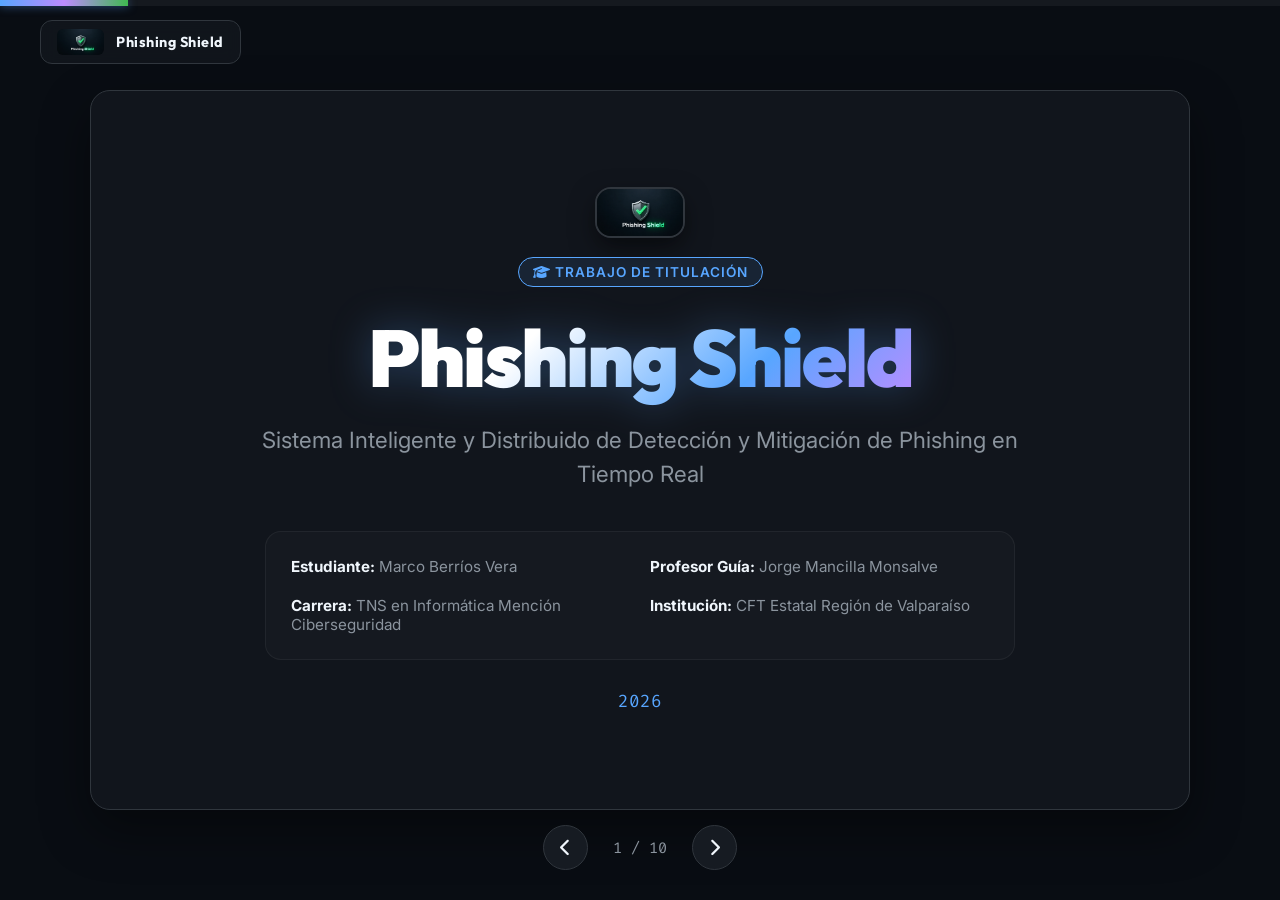
<file: presentation/index.html>
<!DOCTYPE html>
<html lang="es">
<head>
    <meta charset="UTF-8">
    <meta name="viewport" content="width=device-width, initial-scale=1.0">
    <title>Defensa de Título - Phishing Shield</title>
    <link rel="stylesheet" href="style.css">
    <link rel="stylesheet" href="https://cdnjs.cloudflare.com/ajax/libs/font-awesome/6.4.0/css/all.min.css">
</head>
<body>
    <!-- Sleek Progress Bar -->
    <div class="progress-container">
        <div class="progress-bar" id="progressBar"></div>
    </div>

    <!-- Floating Logo Header (Branding on every slide) -->
    <div class="logo-header">
        <img src="logo.png" alt="Phishing Shield Logo">
        <span>Phishing Shield</span>
    </div>

    <!-- Presentation Canvas -->
    <div class="presentation-container">
        
        <!-- Slide 1: Cover Page -->
        <section class="slide active" id="slide-1">
            <div class="slide-content cover-slide">
                <div class="cover-logo">
                    <img src="logo.png" alt="Phishing Shield Logo">
                </div>
                <div class="badge"><i class="fa-solid fa-graduation-cap"></i> TRABAJO DE TITULACIÓN</div>
                <h1 class="glow-text">Phishing Shield</h1>
                <p class="subtitle">Sistema Inteligente y Distribuido de Detección y Mitigación de Phishing en Tiempo Real</p>
                <div class="cover-details">
                    <p><strong>Estudiante:</strong> Marco Berríos Vera</p>
                    <p><strong>Profesor Guía:</strong> Jorge Mancilla Monsalve</p>
                    <p><strong>Carrera:</strong> TNS en Informática Mención Ciberseguridad</p>
                    <p><strong>Institución:</strong> CFT Estatal Región de Valparaíso</p>
                </div>
                <div class="year-badge">2026</div>
            </div>
        </section>

        <!-- Slide 2: El Problema -->
        <section class="slide" id="slide-2">
            <div class="slide-content">
                <h2><i class="fa-solid fa-triangle-exclamation text-red"></i> El Problema del Phishing</h2>
                <div class="grid-2">
                    <div class="card border-red">
                        <h3><i class="fa-solid fa-shield-cat text-red"></i> Limitaciones Tradicionales</h3>
                        <ul>
                            <li><strong>Listas Negras Estáticas:</strong> Tardan de 12 a 24 horas en actualizarse. Un sitio de phishing dura en promedio solo 2 horas en línea.</li>
                            <li><strong>Bypasses Modernos:</strong> Redirecciones dinámicas, acortadores de URL y certificados SSL válidos evaden firewalls perimetrales.</li>
                            <li><strong>Costo del Ataque:</strong> El factor humano sigue siendo la brecha principal de acceso para Ransomware y robo de credenciales corporativas.</li>
                        </ul>
                    </div>
                    <div class="stats-panel">
                        <div class="stat-card">
                            <span class="stat-num text-red">>60%</span>
                            <span class="stat-lbl">De los incidentes inician con phishing</span>
                        </div>
                        <div class="stat-card">
                            <span class="stat-num text-yellow">2 hrs</span>
                            <span class="stat-lbl">Vida útil promedio de un dominio malicioso</span>
                        </div>
                        <div class="stat-card">
                            <span class="stat-num text-blue">$0</span>
                            <span class="stat-lbl">Costo inicial para un ciberdelincuente</span>
                        </div>
                    </div>
                </div>
            </div>
        </section>

        <!-- Slide 3: Propuesta de Valor -->
        <section class="slide" id="slide-3">
            <div class="slide-content">
                <h2><i class="fa-solid fa-lightbulb text-green"></i> Propuesta de Valor: Phishing Shield</h2>
                <p class="section-intro">Cambiando la defensa reactiva por protección activa en el endpoint corporativo.</p>
                <div class="flex-cards">
                    <div class="card hover-glow">
                        <div class="card-icon"><i class="fa-solid fa-network-wired text-blue"></i></div>
                        <h3>Interceptación de Red</h3>
                        <p>Análisis en el ciclo de vida del navegador antes de renderizar el código HTML sospechoso. Zero-Trust total.</p>
                    </div>
                    <div class="card hover-glow">
                        <div class="card-icon"><i class="fa-solid fa-microchip text-purple"></i></div>
                        <h3>Detección Multicapa</h3>
                        <p>5 motores independientes analizando simultáneamente: Heurística, Reputación, Similitud, ML e Identidad Visual.</p>
                    </div>
                    <div class="card hover-glow">
                        <div class="card-icon"><i class="fa-solid fa-lock text-green"></i></div>
                        <h3>Cero Conocimiento</h3>
                        <p>Bóveda local segura cifrada con AES-256-GCM y temporizador de autobloqueo de 3 minutos para resguardo físico.</p>
                    </div>
                </div>
            </div>
        </section>

        <!-- Slide 4: Arquitectura del Sistema (Interactive) -->
        <section class="slide" id="slide-4">
            <div class="slide-content">
                <h2><i class="fa-solid fa-diagram-project text-blue"></i> Arquitectura Técnica Distribuida</h2>
                <p class="section-intro">Haz clic en los componentes para ver el flujo de datos:</p>
                
                <div class="interactive-arch">
                    <div class="arch-node active" data-node="extension">
                        <i class="fa-brands fa-chrome"></i>
                        <span>Extensión Chrome</span>
                    </div>
                    <div class="arch-arrow"><i class="fa-solid fa-arrow-right"></i></div>
                    <div class="arch-node" data-node="orchestrator">
                        <i class="fa-solid fa-server"></i>
                        <span>Orquestador Go</span>
                    </div>
                    <div class="arch-arrow"><i class="fa-solid fa-arrow-right"></i></div>
                    <div class="arch-node" data-node="engines">
                        <i class="fa-solid fa-cubes"></i>
                        <span>Motores Docker</span>
                    </div>
                </div>

                <div class="arch-description-card card" id="archDesc">
                    <h3 id="archDescTitle">Extensión Chrome (Manifest V3)</h3>
                    <p id="archDescText">Agente cliente que utiliza los listeners de navegación web para interceptar peticiones. Suspende el flujo HTTP, envía la URL al orquestador y ejecuta la inyección de la pantalla de bloqueo en caso de peligro.</p>
                </div>
            </div>
        </section>

        <!-- Slide 5: Motores de Detección -->
        <section class="slide" id="slide-5">
            <div class="slide-content">
                <h2><i class="fa-solid fa-cubes text-purple"></i> Los 5 Motores del Ecosistema</h2>
                <div class="engines-list">
                    <div class="engine-row">
                        <div class="engine-tag tag-go">Heurístico (Go)</div>
                        <div class="engine-desc">Analiza la sintaxis de la URL, cantidad de subdominios, entropía y TLDs de bajo costo (.xyz, .top).</div>
                    </div>
                    <div class="engine-row">
                        <div class="engine-tag tag-go">Similitud (Go)</div>
                        <div class="engine-desc">Calcula la Distancia de Levenshtein contra un diccionario local de marcas (previene Typosquatting).</div>
                    </div>
                    <div class="engine-row">
                        <div class="engine-tag tag-go">Reputación (Go)</div>
                        <div class="engine-desc">Verifica listas negras locales integradas y consulta asíncronamente APIs externas (VirusTotal).</div>
                    </div>
                    <div class="engine-row">
                        <div class="engine-tag tag-python">Inteligencia Artificial (FastAPI)</div>
                        <div class="engine-desc">Modelo Random Forest compilado en ONNX Runtime. 93.2% de precisión en clasificación semántica.</div>
                    </div>
                    <div class="engine-row">
                        <div class="engine-tag tag-python">Visual Cromático (FastAPI)</div>
                        <div class="engine-desc">Analiza los histogramas de color y distribución estructural del DOM para detectar imitaciones visuales.</div>
                    </div>
                </div>
            </div>
        </section>

        <!-- Slide 6: Criptografía y Vault -->
        <section class="slide" id="slide-6">
            <div class="slide-content">
                <h2><i class="fa-solid fa-vault text-green"></i> Seguridad en el Cliente: Vault Criptográfico</h2>
                <div class="grid-2">
                    <div class="card border-green">
                        <h3><i class="fa-solid fa-key text-green"></i> Custodia Local Cero-Conocimiento</h3>
                        <ul>
                            <li><strong>Derivación:</strong> La clave KEK se deriva mediante <strong>PBKDF2</strong> a partir de la clave maestra con Salt dinámico.</li>
                            <li><strong>Cifrado Simétrico:</strong> Credenciales cifradas localmente en el almacenamiento persistente mediante <strong>AES-256-GCM</strong>.</li>
                            <li><strong>Aislamiento de Clave:</strong> La clave DEK no se escribe en disco, reside exclusivamente en la RAM del Service Worker.</li>
                        </ul>
                    </div>
                    <div class="card border-yellow">
                        <h3><i class="fa-solid fa-clock text-yellow"></i> Temporizador de Autobloqueo</h3>
                        <p>Para mitigar ataques de acceso físico en equipos desatendidos:</p>
                        <div class="timer-display">
                            <span class="timer-num">180s</span>
                            <span class="timer-lbl">De inactividad (3 minutos)</span>
                        </div>
                        <p class="timer-note">Al expirar, se borra proactivamente la DEK de la memoria RAM del navegador y se solicita de nuevo la contraseña maestra.</p>
                    </div>
                </div>
            </div>
        </section>

        <!-- Slide 7: Dashboard SOC -->
        <section class="slide" id="slide-7">
            <div class="slide-content">
                <h2><i class="fa-solid fa-desktop text-blue"></i> Consola SOC en Tiempo Real</h2>
                <div class="grid-2">
                    <div class="card">
                        <h3><i class="fa-solid fa-bolt text-yellow"></i> Observabilidad en vivo</h3>
                        <p>Toda alerta generada en cualquier computador de la empresa se reporta en menos de 50 ms a la central de seguridad corporativa.</p>
                        <ul class="margin-top-20">
                            <li>Conexión asíncrona permanente vía <strong>WebSockets</strong>.</li>
                            <li>Listado de incidentes detallando motor culpable, URL comprometida e IP origen.</li>
                            <li>Modo Demo integrado para auditorías y simulaciones locales rápidas.</li>
                        </ul>
                    </div>
                    <div class="soc-preview-card">
                        <div class="soc-header">
                            <span class="dot-red"></span>
                            <span class="soc-title">SOC LIVE LOGS</span>
                        </div>
                        <div class="soc-logs" id="socLogs">
                            <div class="log-line"><span class="log-time">[16:20:11]</span> <span class="log-tag red">DANGER</span> Interceptado: paypa1-login.xyz (Levenshtein match)</div>
                            <div class="log-line"><span class="log-time">[16:21:05]</span> <span class="log-tag yellow">WARNING</span> Analizado: google.com (Veredicto: SEGURO)</div>
                            <div class="log-line"><span class="log-time">[16:22:40]</span> <span class="log-tag red">DANGER</span> Interceptado: secure-bci-portal.top (ML ONNX trigger)</div>
                        </div>
                    </div>
                </div>
            </div>
        </section>

        <!-- Slide 8: Métricas de Validación (Interactive Chart) -->
        <section class="slide" id="slide-8">
            <div class="slide-content">
                <h2><i class="fa-solid fa-chart-simple text-green"></i> Métricas de Rendimiento del Ecosistema</h2>
                <p class="section-intro">Tiempos individuales de análisis asíncrono y resolución concurrente:</p>
                
                <div class="grid-2">
                    <!-- Chart Panel -->
                    <div class="chart-panel">
                        <div class="bar-row">
                            <span class="bar-label">Heurístico (Go)</span>
                            <div class="bar-container"><div class="bar bg-green" style="width: 15%">40ms</div></div>
                        </div>
                        <div class="bar-row">
                            <span class="bar-label">Similitud (Go)</span>
                            <div class="bar-container"><div class="bar bg-green" style="width: 25%">85ms</div></div>
                        </div>
                        <div class="bar-row">
                            <span class="bar-label">Reputación (Go)</span>
                            <div class="bar-container"><div class="bar bg-blue" style="width: 45%">150ms</div></div>
                        </div>
                        <div class="bar-row">
                            <span class="bar-label">Inteligencia Artificial (ONNX)</span>
                            <div class="bar-container"><div class="bar bg-purple" style="width: 65%">220ms</div></div>
                        </div>
                        <div class="bar-row">
                            <span class="bar-label">Visual Cromático (FastAPI)</span>
                            <div class="bar-container"><div class="bar bg-purple" style="width: 85%">310ms</div></div>
                        </div>
                        <div class="bar-row highlight-row">
                            <span class="bar-label font-bold">Resolución Concurrente Go</span>
                            <div class="bar-container"><div class="bar bg-gradient" style="width: 95%">420ms (Consolidado)</div></div>
                        </div>
                    </div>

                    <!-- Metrics Details -->
                    <div class="card border-blue">
                        <h3><i class="fa-solid fa-list-check text-blue"></i> Resultados de Pruebas</h3>
                        <ul>
                            <li><strong>Precisión de IA (Accuracy):</strong> <strong>93.2%</strong> de efectividad del clasificador Random Forest ONNX.</li>
                            <li><strong>Auditoría OWASP:</strong> Encriptación de endpoints, sanitización de datos y Rate Limiting a nivel de enrutador Chi.</li>
                            <li><strong>Alineación NIST CSF:</strong> Soporta las funciones de Identificar (Assets), Proteger (Vault), Detectar (Motores) y Responder (Dashboard SOC).</li>
                        </ul>
                    </div>
                </div>
            </div>
        </section>

        <!-- Slide 9: Modelo Comercial -->
        <section class="slide" id="slide-9">
            <div class="slide-content">
                <h2><i class="fa-solid fa-file-invoice-dollar text-yellow"></i> Factibilidad Comercial del Proyecto</h2>
                <div class="grid-2">
                    <div class="card hover-glow">
                        <h3><i class="fa-solid fa-sack-dollar text-green"></i> Fuentes de Ingresos</h3>
                        <div class="revenue-item">
                            <span class="rev-title">Suscripción Mensual MSSP</span>
                            <span class="rev-val">Desde $150.000 CLP / mes</span>
                            <p>Monitoreo SOC en vivo, actualizaciones de firmas y despliegue del agente en computadores de la empresa.</p>
                        </div>
                        <div class="revenue-item margin-top-20">
                            <span class="rev-title">Taller de Concientización</span>
                            <span class="rev-val">$120.000 CLP (Pago único)</span>
                            <p>Capacitación en uso seguro del Vault y mitigación del factor de ingeniería social en la organización.</p>
                        </div>
                    </div>
                    
                    <div class="card hover-glow">
                        <h3><i class="fa-solid fa-wallet text-red"></i> Estructura de Costos</h3>
                        <ul>
                            <li><strong>Sueldos de Equipo Técnico:</strong> Analistas SOC y mantenimiento del código backend en Go/Python.</li>
                            <li><strong>Infraestructura Cloud:</strong> Servidores en la nube (AWS/Google Cloud) para alojar el orquestador y almacenar logs.</li>
                            <li><strong>Capacitación y Licencias:</strong> Pago de certificaciones de ciberseguridad (como CEH) y licencias de firewall/SIEM.</li>
                        </ul>
                    </div>
                </div>
            </div>
        </section>

        <!-- Slide 10: Conclusiones -->
        <section class="slide" id="slide-10">
            <div class="slide-content cover-slide final-slide">
                <div class="badge success"><i class="fa-solid fa-circle-check"></i> CONCLUSIONES</div>
                <h2 class="glow-text">Phishing Shield Completo</h2>
                <p class="subtitle">Barrera de Ciberseguridad Corporativa Proactiva, Asíncrona e Inteligente</p>
                <div class="bullets-final">
                    <p><i class="fa-solid fa-check text-green"></i> Arquitectura contenerizada modular tolerante a fallos.</p>
                    <p><i class="fa-solid fa-check text-green"></i> Rendimiento óptimo de concurrencia bajo los 420 ms.</p>
                    <p><i class="fa-solid fa-check text-green"></i> Bóveda local Zero-Knowledge hermética ante ataques físicos.</p>
                </div>
                <p class="thanks-text">Muchas gracias por su atención.<br><strong>¿Preguntas o comentarios?</strong></p>
            </div>
        </section>

        <!-- Slide Navigation Controls -->
        <div class="nav-controls">
            <button id="prevBtn" class="nav-btn"><i class="fa-solid fa-chevron-left"></i></button>
            <span class="slide-counter" id="slideCounter">1 / 10</span>
            <button id="nextBtn" class="nav-btn"><i class="fa-solid fa-chevron-right"></i></button>
        </div>
    </div>

    <script src="app.js"></script>
</body>
</html>
</file>
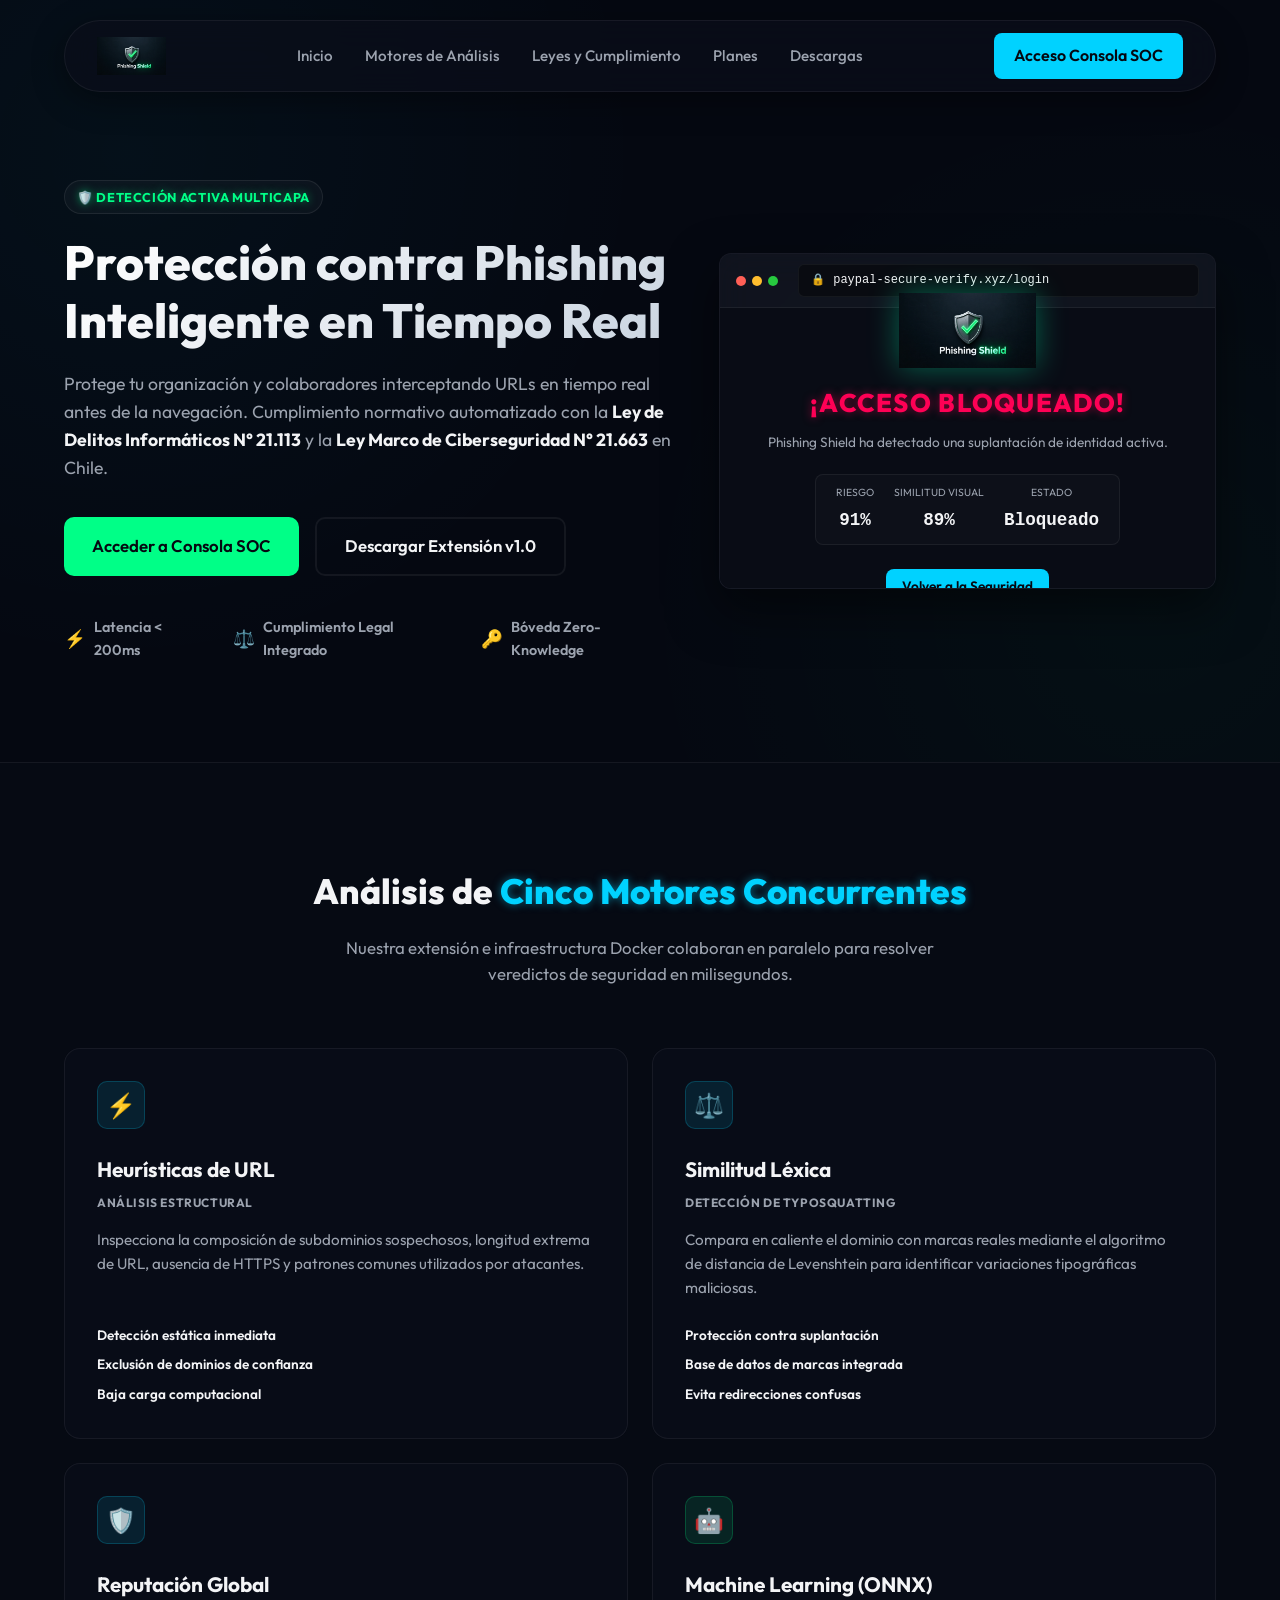
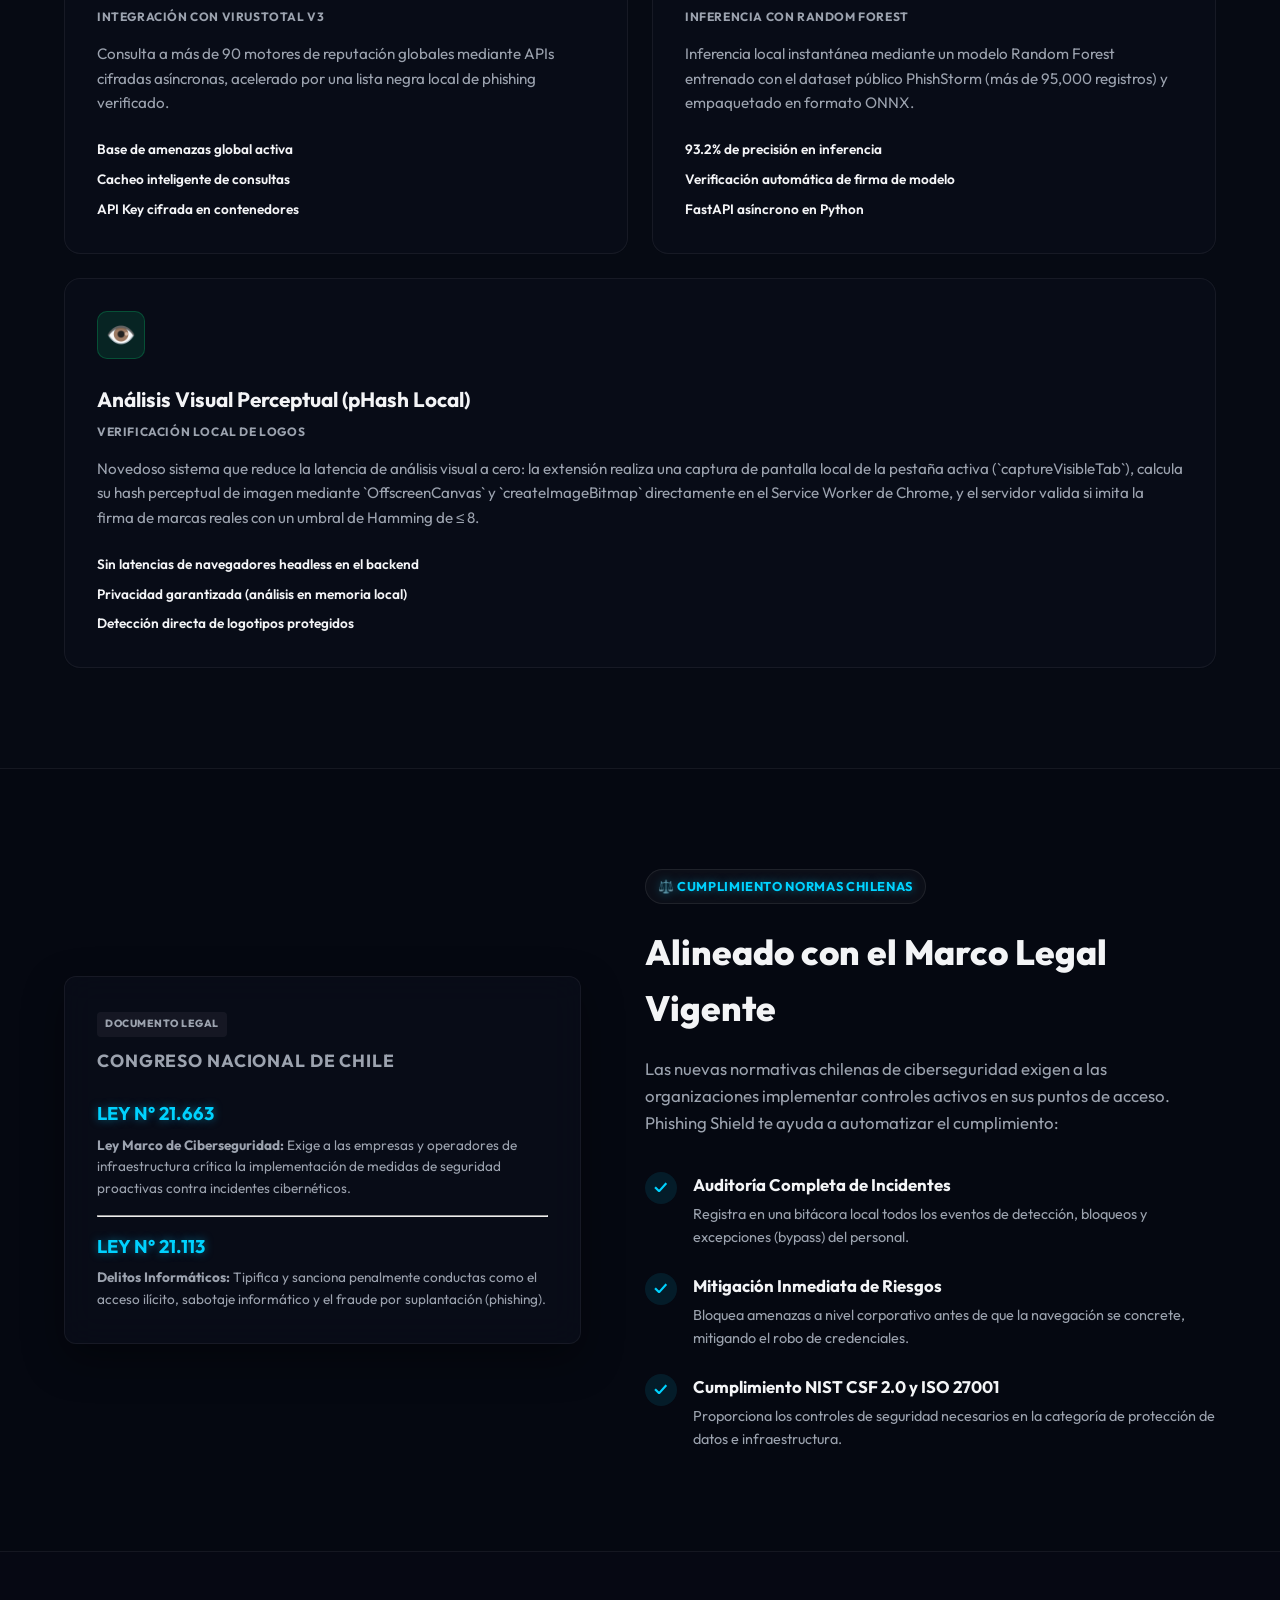
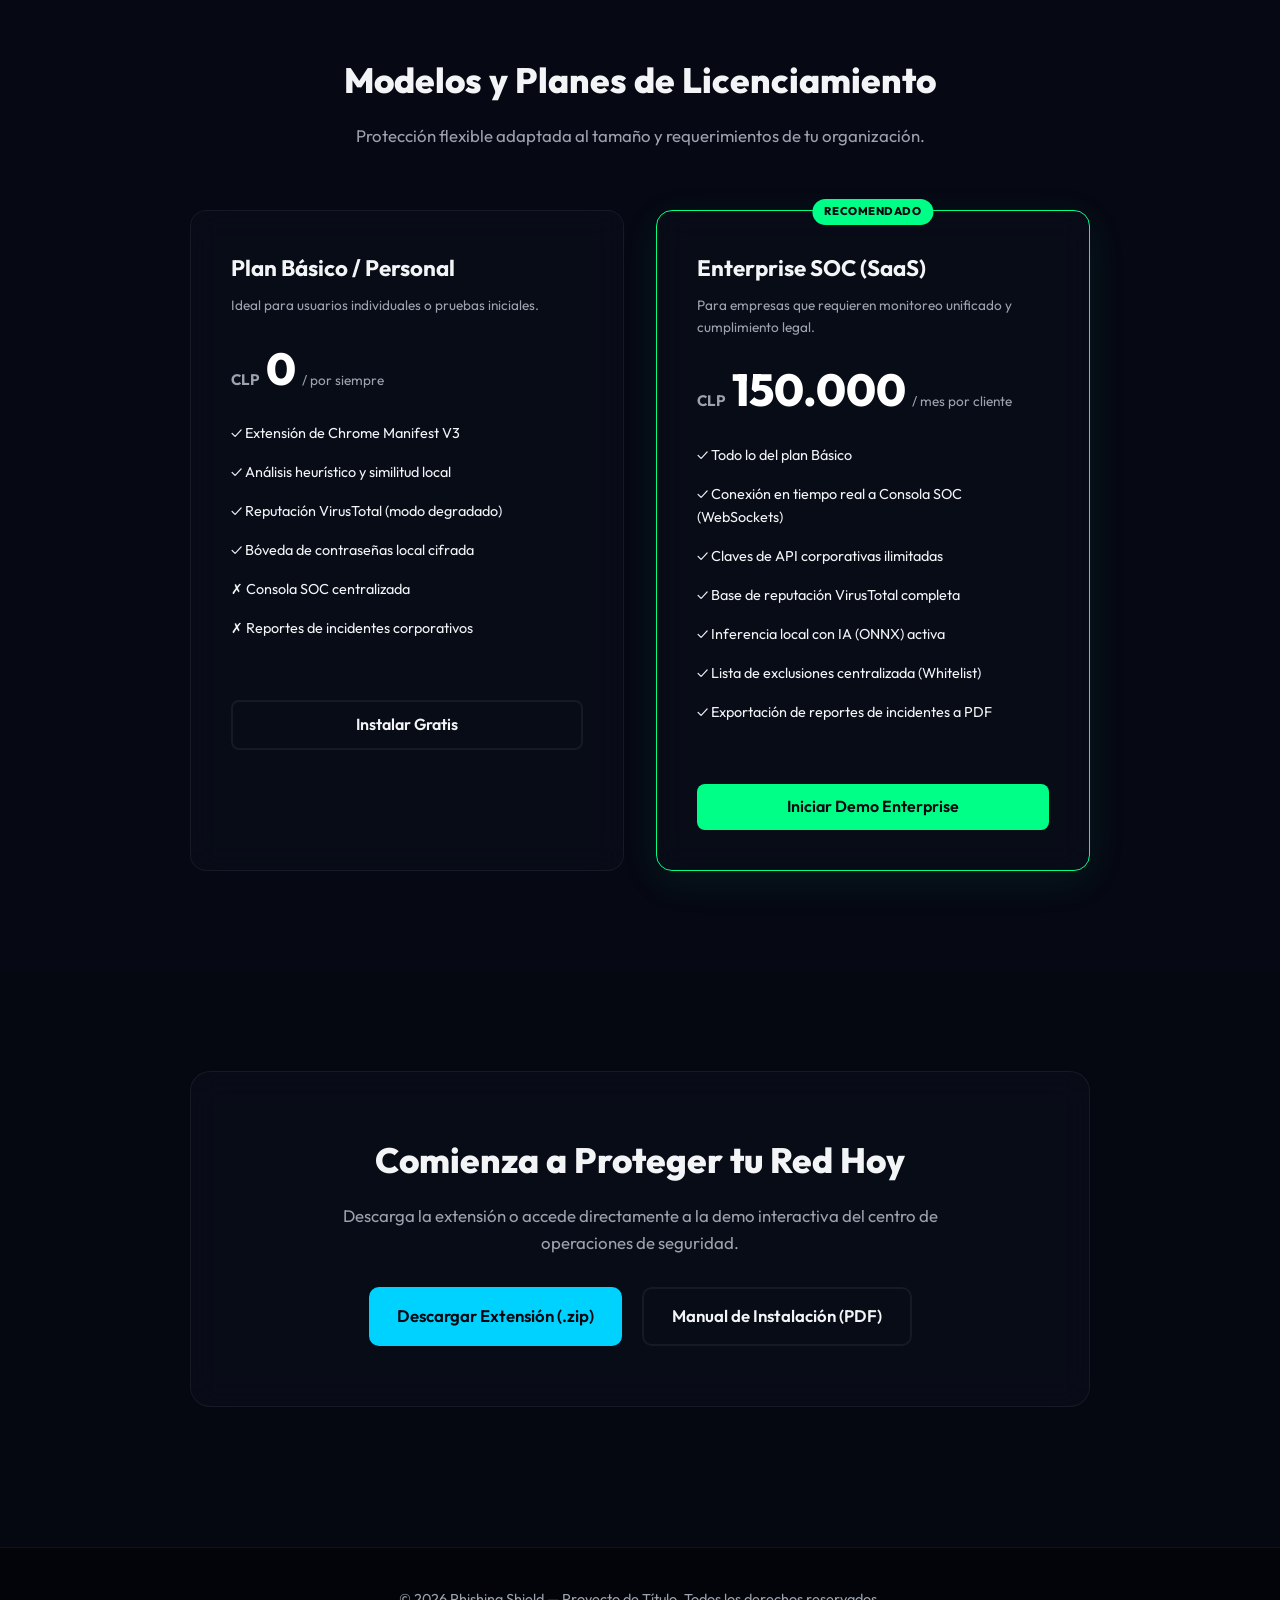
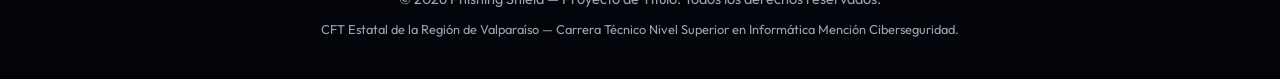
<file: dashboard/landing.html>
<!DOCTYPE html>
<html lang="es">
<head>
    <meta charset="UTF-8">
    <meta name="viewport" content="width=device-width, initial-scale=1.0">
    <title>Phishing Shield | Suite de Detección Proactiva contra Phishing</title>
    <!-- Google Fonts -->
    <link rel="preconnect" href="https://fonts.googleapis.com">
    <link rel="preconnect" href="https://fonts.gstatic.com" crossorigin>
    <link href="https://fonts.googleapis.com/css2?family=Outfit:wght@300;400;500;600;700;800&display=swap" rel="stylesheet">
    <!-- Stylesheet -->
    <link rel="stylesheet" href="landing.css">
</head>
<body>

    <!-- NAVBAR -->
    <header class="navbar-container">
        <div class="navbar glass">
            <div class="logo-area">
                <img src="logo.png" alt="Phishing Shield Logo" style="height: 38px; width: auto; object-fit: contain;">
            </div>
            <nav class="nav-links">
                <a href="#inicio">Inicio</a>
                <a href="#motores">Motores de Análisis</a>
                <a href="#cumplimiento">Leyes y Cumplimiento</a>
                <a href="#planes">Planes</a>
                <a href="#descargas">Descargas</a>
            </nav>
            <div class="cta-area">
                <a href="index.html" class="btn btn-neon-blue nav-cta">Acceso Consola SOC</a>
            </div>
        </div>
    </header>

    <!-- MAIN CONTAINER -->
    <main>
        
        <!-- HERO SECTION -->
        <section id="inicio" class="hero-section">
            <div class="container hero-grid">
                <div class="hero-content">
                    <div class="badge neon-text-green">🛡️ DETECCIÓN ACTIVA MULTICAPA</div>
                    <h1>Protección contra Phishing Inteligente en Tiempo Real</h1>
                    <p class="hero-description">
                         Protege tu organización y colaboradores interceptando URLs en tiempo real antes de la navegación. Cumplimiento normativo automatizado con la <strong>Ley de Delitos Informáticos N° 21.113</strong> y la <strong>Ley Marco de Ciberseguridad N° 21.663</strong> en Chile.
                    </p>
                    <div class="hero-actions">
                        <a href="index.html" class="btn btn-neon-green btn-large glow-green">Acceder a Consola SOC</a>
                        <a href="../releases/phishing_shield_extension_v1.0.zip" class="btn btn-outline btn-large">Descargar Extensión v1.0</a>
                    </div>
                    <div class="hero-features-list">
                        <div class="feat-item"><span class="icon">⚡</span> Latencia &lt; 200ms</div>
                        <div class="feat-item"><span class="icon">⚖️</span> Cumplimiento Legal Integrado</div>
                        <div class="feat-item"><span class="icon">🔑</span> Bóveda Zero-Knowledge</div>
                    </div>
                </div>
                
                <div class="hero-graphic">
                    <div class="cyber-extension-wrapper">
                        <!-- Representación en CSS/HTML de la extensión bloqueando una URL de Phishing -->
                        <div class="mock-browser glass">
                            <div class="browser-header">
                                <div class="browser-buttons">
                                    <span></span><span></span><span></span>
                                </div>
                                <div class="browser-address-bar">
                                    <span class="lock-icon">🔒</span>
                                    <span class="url-text text-danger">paypal-secure-verify.xyz/login</span>
                                </div>
                            </div>
                            <div class="browser-body">
                                <div class="shield-blocking-overlay">
                                    <div class="shield-logo-pulse" style="width: auto; height: 75px; filter: drop-shadow(0 0 15px rgba(0, 229, 160, 0.4));">
                                        <img src="logo.png" style="height: 100%; width: auto; object-fit: contain;" alt="Phishing Shield Logo">
                                    </div>
                                    <h3 class="neon-text-red">¡ACCESO BLOQUEADO!</h3>
                                    <p class="blocking-desc">Phishing Shield ha detectado una suplantación de identidad activa.</p>
                                    <div class="blocking-metrics">
                                        <div class="metric-item">
                                            <span class="metric-label">Riesgo</span>
                                            <span class="metric-val text-danger">91%</span>
                                        </div>
                                        <div class="metric-item">
                                            <span class="metric-label">Similitud Visual</span>
                                            <span class="metric-val text-danger">89%</span>
                                        </div>
                                        <div class="metric-item">
                                            <span class="metric-label">Estado</span>
                                            <span class="metric-val text-danger">Bloqueado</span>
                                        </div>
                                    </div>
                                    <div class="blocking-actions">
                                        <button class="btn btn-neon-blue btn-small">Volver a la Seguridad</button>
                                    </div>
                                </div>
                            </div>
                        </div>
                        <div class="pulse-flow-lines"></div>
                        <div class="glow-shadow"></div>
                    </div>
                </div>
            </div>
        </section>

        <!-- COMPONENT MOTORES -->
        <section id="motores" class="components-section">
            <div class="container">
                <div class="section-header text-center">
                    <h2 class="section-title">Análisis de <span class="neon-text-blue">Cinco Motores Concurrentes</span></h2>
                    <p class="section-subtitle">Nuestra extensión e infraestructura Docker colaboran en paralelo para resolver veredictos de seguridad en milisegundos.</p>
                </div>
                
                <div class="components-grid">
                    <!-- Heuristics -->
                    <div class="component-card glass hover-glow-blue">
                        <div class="card-icon blue-bg">⚡</div>
                        <h3>Heurísticas de URL</h3>
                        <p class="card-tag">Análisis Estructural</p>
                        <p class="card-desc">
                            Inspecciona la composición de subdominios sospechosos, longitud extrema de URL, ausencia de HTTPS y patrones comunes utilizados por atacantes.
                        </p>
                        <ul class="card-bullets">
                            <li>Detección estática inmediata</li>
                            <li>Exclusión de dominios de confianza</li>
                            <li>Baja carga computacional</li>
                        </ul>
                    </div>

                    <!-- Similarity -->
                    <div class="component-card glass hover-glow-blue">
                        <div class="card-icon blue-bg">⚖️</div>
                        <h3>Similitud Léxica</h3>
                        <p class="card-tag">Detección de Typosquatting</p>
                        <p class="card-desc">
                            Compara en caliente el dominio con marcas reales mediante el algoritmo de distancia de Levenshtein para identificar variaciones tipográficas maliciosas.
                        </p>
                        <ul class="card-bullets">
                            <li>Protección contra suplantación</li>
                            <li>Base de datos de marcas integrada</li>
                            <li>Evita redirecciones confusas</li>
                        </ul>
                    </div>

                    <!-- Reputation -->
                    <div class="component-card glass hover-glow-blue">
                        <div class="card-icon blue-bg">🛡️</div>
                        <h3>Reputación Global</h3>
                        <p class="card-tag">Integración con VirusTotal v3</p>
                        <p class="card-desc">
                            Consulta a más de 90 motores de reputación globales mediante APIs cifradas asíncronas, acelerado por una lista negra local de phishing verificado.
                        </p>
                        <ul class="card-bullets">
                            <li>Base de amenazas global activa</li>
                            <li>Cacheo inteligente de consultas</li>
                            <li>API Key cifrada en contenedores</li>
                        </ul>
                    </div>

                    <!-- Machine Learning -->
                    <div class="component-card glass hover-glow-green">
                        <div class="card-icon green-bg">🤖</div>
                        <h3>Machine Learning (ONNX)</h3>
                        <p class="card-tag">Inferencia con Random Forest</p>
                        <p class="card-desc">
                            Inferencia local instantánea mediante un modelo Random Forest entrenado con el dataset público PhishStorm (más de 95,000 registros) y empaquetado en formato ONNX.
                        </p>
                        <ul class="card-bullets">
                            <li>93.2% de precisión en inferencia</li>
                            <li>Verificación automática de firma de modelo</li>
                            <li>FastAPI asíncrono en Python</li>
                        </ul>
                    </div>

                    <!-- Visual matching -->
                    <div class="component-card glass hover-glow-green" style="grid-column: span 2;">
                        <div class="card-icon green-bg">👁️</div>
                        <h3>Análisis Visual Perceptual (pHash Local)</h3>
                        <p class="card-tag">Verificación Local de Logos</p>
                        <p class="card-desc">
                            Novedoso sistema que reduce la latencia de análisis visual a cero: la extensión realiza una captura de pantalla local de la pestaña activa (`captureVisibleTab`), calcula su hash perceptual de imagen mediante `OffscreenCanvas` y `createImageBitmap` directamente en el Service Worker de Chrome, y el servidor valida si imita la firma de marcas reales con un umbral de Hamming de &le; 8.
                        </p>
                        <ul class="card-bullets">
                            <li>Sin latencias de navegadores headless en el backend</li>
                            <li>Privacidad garantizada (análisis en memoria local)</li>
                            <li>Detección directa de logotipos protegidos</li>
                        </ul>
                    </div>
                </div>
            </div>
        </section>

        <!-- COMPLIANCE SECTION -->
        <section id="cumplimiento" class="compliance-section">
            <div class="container">
                <div class="compliance-grid">
                    <div class="compliance-graphic">
                        <div class="law-document-glass glass">
                            <div class="doc-header">
                                <span class="doc-badge">DOCUMENTO LEGAL</span>
                                <h3>CONGRESO NACIONAL DE CHILE</h3>
                            </div>
                            <div class="doc-body">
                                <h4 class="neon-text-blue">LEY N° 21.663</h4>
                                <p><strong>Ley Marco de Ciberseguridad:</strong> Exige a las empresas y operadores de infraestructura crítica la implementación de medidas de seguridad proactivas contra incidentes cibernéticos.</p>
                                <hr style="border-color: var(--panel-border); margin: 15px 0;">
                                <h4 class="neon-text-blue">LEY N° 21.113</h4>
                                <p><strong>Delitos Informáticos:</strong> Tipifica y sanciona penalmente conductas como el acceso ilícito, sabotaje informático y el fraude por suplantación (phishing).</p>
                            </div>
                        </div>
                    </div>
                    <div class="compliance-content">
                        <div class="badge neon-text-blue">⚖️ CUMPLIMIENTO NORMAS CHILENAS</div>
                        <h2>Alineado con el Marco Legal Vigente</h2>
                        <p class="compliance-desc">
                            Las nuevas normativas chilenas de ciberseguridad exigen a las organizaciones implementar controles activos en sus puntos de acceso. Phishing Shield te ayuda a automatizar el cumplimiento:
                        </p>
                        <div class="compliance-features">
                            <div class="c-feat">
                                <div class="c-icon">✓</div>
                                <div>
                                    <h4>Auditoría Completa de Incidentes</h4>
                                    <p>Registra en una bitácora local todos los eventos de detección, bloqueos y excepciones (bypass) del personal.</p>
                                </div>
                            </div>
                            <div class="c-feat">
                                <div class="c-icon">✓</div>
                                <div>
                                    <h4>Mitigación Inmediata de Riesgos</h4>
                                    <p>Bloquea amenazas a nivel corporativo antes de que la navegación se concrete, mitigando el robo de credenciales.</p>
                                </div>
                            </div>
                            <div class="c-feat">
                                <div class="c-icon">✓</div>
                                <div>
                                    <h4>Cumplimiento NIST CSF 2.0 y ISO 27001</h4>
                                    <p>Proporciona los controles de seguridad necesarios en la categoría de protección de datos e infraestructura.</p>
                                </div>
                            </div>
                        </div>
                    </div>
                </div>
            </div>
        </section>

        <!-- PLANS SECTION -->
        <section id="planes" class="planes-section">
            <div class="container">
                <div class="section-header text-center">
                    <h2 class="section-title">Modelos y Planes de Licenciamiento</h2>
                    <p class="section-subtitle">Protección flexible adaptada al tamaño y requerimientos de tu organización.</p>
                </div>
                
                <div class="planes-grid">
                    <!-- Plan 1 -->
                    <div class="plan-card glass">
                        <h3>Plan Básico / Personal</h3>
                        <p class="plan-subtitle">Ideal para usuarios individuales o pruebas iniciales.</p>
                        <div class="price">
                            <span class="currency">CLP</span>
                            <span class="amount">0</span>
                            <span class="period">/ por siempre</span>
                        </div>
                        <ul class="plan-features">
                            <li>✓ Extensión de Chrome Manifest V3</li>
                            <li>✓ Análisis heurístico y similitud local</li>
                            <li>✓ Reputación VirusTotal (modo degradado)</li>
                            <li>✓ Bóveda de contraseñas local cifrada</li>
                            <li>✗ Consola SOC centralizada</li>
                            <li>✗ Reportes de incidentes corporativos</li>
                        </ul>
                        <a href="../releases/phishing_shield_extension_v1.0.zip" class="btn btn-outline" style="width: 100%; margin-top: 20px;">Instalar Gratis</a>
                    </div>

                    <!-- Plan 2 -->
                    <div class="plan-card glass featured">
                        <div class="featured-badge">RECOMENDADO</div>
                        <h3>Enterprise SOC (SaaS)</h3>
                        <p class="plan-subtitle">Para empresas que requieren monitoreo unificado y cumplimiento legal.</p>
                        <div class="price">
                            <span class="currency">CLP</span>
                            <span class="amount">150.000</span>
                            <span class="period">/ mes por cliente</span>
                        </div>
                        <ul class="plan-features">
                            <li>✓ Todo lo del plan Básico</li>
                            <li>✓ Conexión en tiempo real a Consola SOC (WebSockets)</li>
                            <li>✓ Claves de API corporativas ilimitadas</li>
                            <li>✓ Base de reputación VirusTotal completa</li>
                            <li>✓ Inferencia local con IA (ONNX) activa</li>
                            <li>✓ Lista de exclusiones centralizada (Whitelist)</li>
                            <li>✓ Exportación de reportes de incidentes a PDF</li>
                        </ul>
                        <a href="index.html" class="btn btn-neon-green glow-green" style="width: 100%; margin-top: 20px;">Iniciar Demo Enterprise</a>
                    </div>
                </div>
            </div>
        </section>

        <!-- DOWNLOADS SECTION -->
        <section id="descargas" class="downloads-section text-center">
            <div class="container">
                <div class="downloads-box glass">
                    <h2 class="section-title">Comienza a Proteger tu Red Hoy</h2>
                    <p class="section-subtitle" style="margin-bottom: 30px;">Descarga la extensión o accede directamente a la demo interactiva del centro de operaciones de seguridad.</p>
                    <div class="downloads-actions" style="display: flex; justify-content: center; gap: 20px;">
                        <a href="../releases/phishing_shield_extension_v1.0.zip" class="btn btn-neon-blue btn-large glow-blue">Descargar Extensión (.zip)</a>
                        <a href="../releases/manual_phishing_shield.pdf" class="btn btn-outline btn-large" target="_blank">Manual de Instalación (PDF)</a>
                    </div>
                </div>
            </div>
        </section>
        
    </main>

    <!-- FOOTER -->
    <footer class="footer-container">
        <div class="container footer-content text-center">
            <p>&copy; 2026 Phishing Shield — Proyecto de Título. Todos los derechos reservados.</p>
            <p style="color: var(--text-muted); font-size: 0.8rem; margin-top: 8px;">CFT Estatal de la Región de Valparaíso — Carrera Técnico Nivel Superior en Informática Mención Ciberseguridad.</p>
        </div>
    </footer>

    <script src="landing.js"></script>
</body>
</html>
</file>
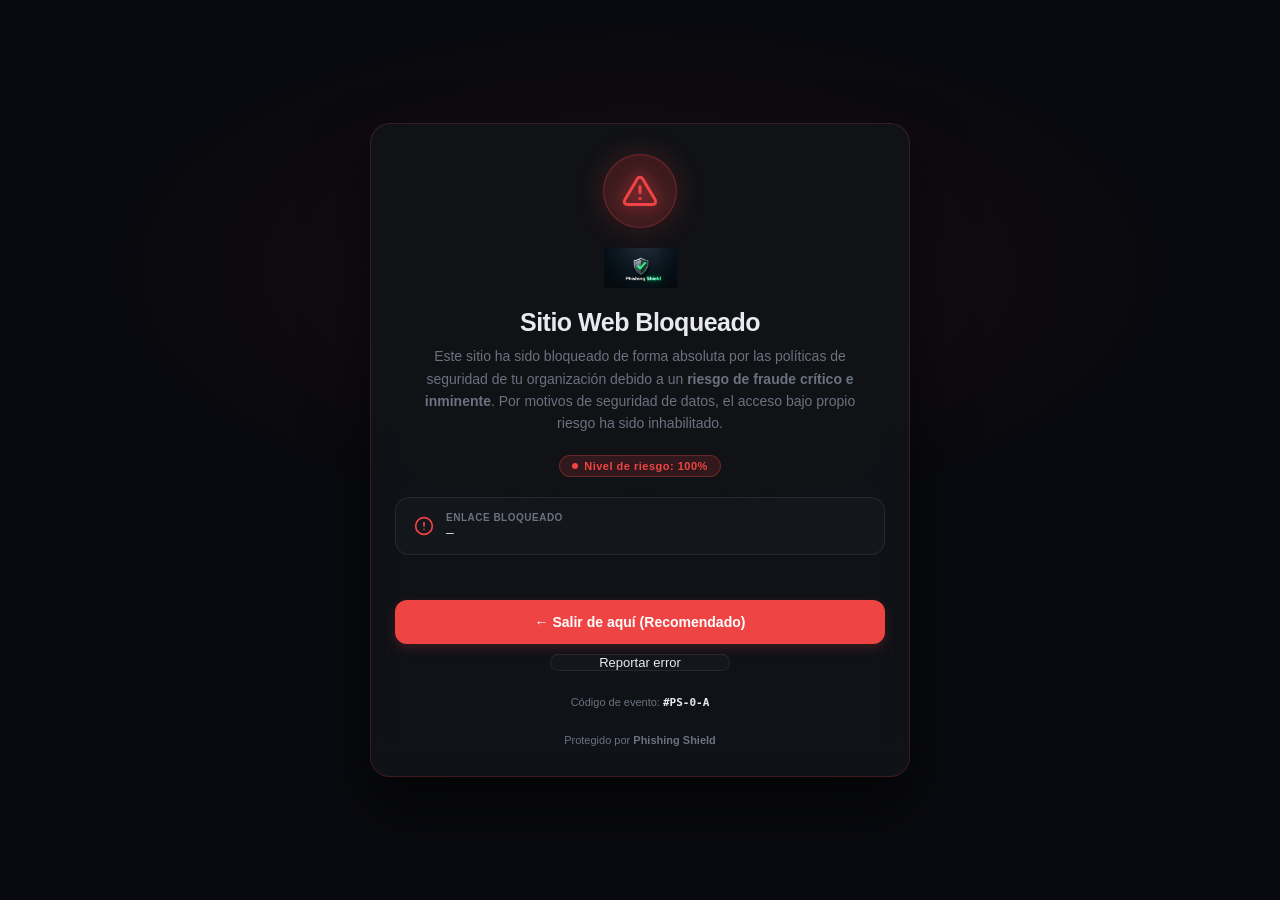
<file: extension/block.html>
<!DOCTYPE html>
<html lang="es">
<head>
  <meta charset="UTF-8" />
  <meta name="viewport" content="width=device-width, initial-scale=1.0" />
  <title>Phishing Shield — Sitio Bloqueado</title>
  <meta http-equiv="Content-Security-Policy" content="default-src 'self'; style-src 'self' 'unsafe-inline' https://fonts.googleapis.com; font-src 'self' https://fonts.gstatic.com; script-src 'self';">
  <link rel="preconnect" href="https://fonts.googleapis.com">
  <link rel="preconnect" href="https://fonts.gstatic.com" crossorigin>
  <link href="https://fonts.googleapis.com/css2?family=Outfit:wght@300;400;500;600;700&display=swap" rel="stylesheet">
  <style>
    *, *::before, *::after { box-sizing: border-box; margin: 0; padding: 0; }

    :root {
      --bg-dark: #090a0f;
      --card-bg: rgba(17, 19, 24, 0.9);
      --border-color: rgba(239, 68, 68, 0.2);
      --border-soft: rgba(255, 255, 255, 0.08);
      --text-main: #e8eaf0;
      --text-muted: #6b7280;
      --danger: #ef4444;
      --danger-glow: rgba(239, 68, 68, 0.2);
      --success: #10b981;
      --warning: #f59e0b;
      --accent: #3b82f6;
    }

    html, body {
      min-height: 100vh;
      width: 100%;
      background: var(--bg-dark);
      color: var(--text-main);
      font-family: 'Outfit', sans-serif;
      overflow-x: hidden;
      overflow-y: auto;
    }

    body {
      display: flex;
      flex-direction: column;
      align-items: center;
      min-height: 100vh;
      padding: 1.5rem 1rem;
      position: relative;
    }

    body::before {
      content: '';
      position: fixed;
      inset: 0;
      background: radial-gradient(ellipse 60% 40% at 50% 30%, rgba(239, 68, 68, 0.08) 0%, transparent 70%);
      pointer-events: none;
    }

    .container {
      margin: auto;
      width: 100%;
      max-width: 540px;
      display: flex;
      flex-direction: column;
      align-items: center;
      gap: 20px;
      position: relative;
      z-index: 1;
      background: var(--card-bg);
      border: 1px solid var(--border-color);
      border-radius: 20px;
      padding: 30px 24px;
      backdrop-filter: blur(16px);
      box-shadow: 0 30px 60px rgba(0, 0, 0, 0.6);
    }

    /* Gran Escudo de Alerta */
    .shield-wrap {
      position: relative;
      width: 74px;
      height: 74px;
      display: flex;
      align-items: center;
      justify-content: center;
      background: var(--danger-glow);
      border: 1px solid rgba(239, 68, 68, 0.3);
      border-radius: 50%;
      box-shadow: 0 0 30px var(--danger-glow);
    }

    .shield-icon {
      width: 36px;
      height: 36px;
      color: var(--danger);
      filter: drop-shadow(0 0 8px var(--danger));
      animation: pulse-danger 2.5s infinite;
    }

    @keyframes pulse-danger {
      0%, 100% { transform: scale(1); filter: drop-shadow(0 0 8px var(--danger)); }
      50% { transform: scale(1.05); filter: drop-shadow(0 0 16px var(--danger)); }
    }

    /* Cabecera del Aviso */
    .header {
      text-align: center;
      display: flex;
      flex-direction: column;
      gap: 8px;
    }

    .brand-tag {
      font-size: 11px;
      font-weight: 700;
      letter-spacing: 2px;
      text-transform: uppercase;
      color: var(--danger);
    }

    .headline {
      font-size: clamp(20px, 4.5vw, 25px);
      font-weight: 700;
      color: var(--text-main);
      letter-spacing: -0.5px;
    }

    .subline {
      font-size: 14px;
      color: var(--text-muted);
      line-height: 1.6;
      max-width: 460px;
      margin: 0 auto;
    }

    /* Tarjeta de la URL bloqueada */
    .url-card {
      width: 100%;
      background: rgba(255, 255, 255, 0.02);
      border: 1px solid var(--border-soft);
      border-radius: 14px;
      padding: 14px 18px;
      display: flex;
      align-items: center;
      gap: 12px;
    }

    .url-icon {
      display: flex;
      align-items: center;
      justify-content: center;
      color: var(--danger);
      flex-shrink: 0;
    }

    .url-details {
      display: flex;
      flex-direction: column;
      gap: 2px;
      overflow: hidden;
    }

    .url-label {
      font-size: 10px;
      font-weight: 600;
      letter-spacing: 0.5px;
      text-transform: uppercase;
      color: var(--text-muted);
    }

    .url-value {
      font-size: 13px;
      color: var(--text-main);
      word-break: break-all;
      font-family: monospace;
    }

    /* Módulos de Análisis (Grid de microservicios amigable) */
    .scores-grid {
      width: 100%;
      display: grid;
      grid-template-columns: repeat(2, 1fr);
      gap: 10px;
    }

    @media (max-width: 480px) {
      .container {
        padding: 25px 20px;
        border-radius: 20px;
        gap: 20px;
      }
      .scores-grid { grid-template-columns: 1fr; }
      .headline { font-size: 22px; }
      .subline { font-size: 13px; }
      .btn-main { height: 44px; font-size: 14px; }
      .btn-secondary { height: 40px; font-size: 12px; }
    }

    .score-item {
      background: rgba(255, 255, 255, 0.01);
      border: 1px solid var(--border-soft);
      border-radius: 12px;
      padding: 12px 16px;
      display: flex;
      justify-content: space-between;
      align-items: center;
    }

    .score-name {
      font-size: 12px;
      color: var(--text-muted);
      font-weight: 500;
    }

    .score-val {
      font-size: 11px;
      font-weight: 700;
      padding: 3px 10px;
      border-radius: 20px;
      letter-spacing: 0.5px;
    }

    .score-val.danger  { background: rgba(239, 68, 68, 0.15); color: var(--danger); }
    .score-val.warning { background: rgba(245, 158, 11, 0.15); color: var(--warning); }
    .score-val.safe    { background: rgba(16, 185, 129, 0.15); color: var(--success); }

    /* Sección de Razones */
    .reasons-box {
      width: 100%;
      background: rgba(239, 68, 68, 0.02);
      border: 1px solid rgba(239, 68, 68, 0.15);
      border-radius: 14px;
      padding: 16px;
    }

    .reasons-title {
      font-size: 11px;
      font-weight: 600;
      color: var(--danger);
      text-transform: uppercase;
      letter-spacing: 0.5px;
      margin-bottom: 10px;
    }

    .reason-list {
      list-style: none;
      display: flex;
      flex-direction: column;
      gap: 6px;
    }

    .reason-list li {
      font-size: 12px;
      color: var(--text-main);
      display: flex;
      align-items: flex-start;
      gap: 6px;
      line-height: 1.4;
    }

    .reason-list li::before {
      content: '✕';
      color: var(--danger);
      font-weight: 700;
      flex-shrink: 0;
    }

    /* Acciones */
    .actions {
      width: 100%;
      display: flex;
      flex-direction: column;
      gap: 10px;
      margin-top: 5px;
    }

    .btn-main {
      width: 100%;
      height: 44px;
      background: var(--danger);
      color: #fff;
      border: none;
      border-radius: 12px;
      font-size: 14px;
      font-weight: 600;
      cursor: pointer;
      transition: all 0.2s ease;
      box-shadow: 0 4px 12px rgba(239, 68, 68, 0.2);
    }

    .btn-main:hover {
      background: #dc2626;
      box-shadow: 0 6px 16px rgba(239, 68, 68, 0.35);
      transform: translateY(-1px);
    }

    .btn-main:active {
      transform: translateY(1px);
    }

    .btn-row {
      display: flex;
      gap: 10px;
    }

    .btn-secondary {
      flex: 1;
      height: 40px;
      background: rgba(255, 255, 255, 0.02);
      color: var(--text-main);
      border: 1px solid var(--border-soft);
      border-radius: 10px;
      font-size: 13px;
      font-weight: 500;
      cursor: pointer;
      transition: all 0.2s;
    }

    .btn-secondary:hover {
      background: rgba(255, 255, 255, 0.05);
      border-color: rgba(255, 255, 255, 0.2);
    }

    .btn-link {
      width: 100%;
      height: 36px;
      background: transparent;
      color: var(--text-muted);
      border: none;
      font-size: 11px;
      font-weight: 500;
      cursor: pointer;
      text-decoration: underline;
      transition: color 0.2s;
    }

    .btn-link:hover {
      color: var(--danger);
    }

    .footer {
      font-size: 11px;
      color: var(--text-muted);
      text-align: center;
    }

    .footer a {
      color: var(--text-muted);
      text-decoration: none;
      font-weight: 500;
    }

    .footer a:hover {
      color: var(--accent);
    }

    .risk-badge {
      font-size: 11px;
      padding: 4px 12px;
      border-radius: 20px;
      background: rgba(239, 68, 68, 0.15);
      border: 1px solid rgba(239, 68, 68, 0.3);
      color: var(--danger);
      font-weight: 700;
      letter-spacing: 0.5px;
      display: flex;
      align-items: center;
      gap: 6px;
    }

    .risk-badge .pulse-dot {
      width: 6px;
      height: 6px;
      border-radius: 50%;
      background: var(--danger);
      animation: blink-dot 1.2s infinite;
    }

    @keyframes blink-dot {
      0%, 100% { opacity: 1; }
      50% { opacity: 0.3; }
    }
  </style>
</head>
<body>
  <div class="container">
    <!-- Icono Alerta -->
    <div class="shield-wrap" aria-hidden="true">
      <svg class="shield-icon" viewBox="0 0 24 24" fill="none" stroke="currentColor" stroke-width="2" stroke-linecap="round" stroke-linejoin="round">
        <path d="M10.29 3.86L1.82 18a2 2 0 0 0 1.71 3h16.94a2 2 0 0 0 1.71-3L13.71 3.86a2 2 0 0 0-3.42 0z"/>
        <line x1="12" y1="9" x2="12" y2="13"/>
        <line x1="12" y1="17" x2="12.01" y2="17"/>
      </svg>
    </div>

    <!-- Mensaje Principal -->
    <header class="header">
      <div style="display: flex; justify-content: center; margin-bottom: 12px;">
        <img src="logo.png" style="height: 40px; width: auto; object-fit: contain;" alt="Phishing Shield Logo">
      </div>
      <h1 class="headline">Sitio Web Bloqueado</h1>
      <p class="subline" id="sub-desc">
        Esta página ha sido identificada como una amenaza de suplantación o phishing.
        Para proteger tus credenciales y datos bancarios, el acceso ha sido restringido.
      </p>
    </header>

    <!-- Indicador de Riesgo -->
    <div class="risk-badge" aria-live="polite">
      <span class="pulse-dot" aria-hidden="true"></span>
      <span id="overall-score">Cargando nivel de riesgo...</span>
    </div>

    <!-- Detalle de URL bloqueada -->
    <section class="url-card" aria-label="Información de URL">
      <div class="url-icon" aria-hidden="true">
        <svg width="20" height="20" viewBox="0 0 24 24" fill="none" stroke="currentColor" stroke-width="2" stroke-linecap="round" stroke-linejoin="round">
          <circle cx="12" cy="12" r="10"/>
          <line x1="12" y1="8" x2="12" y2="12"/>
          <line x1="12" y1="16" x2="12.01" y2="16"/>
        </svg>
      </div>
      <div class="url-details">
        <span class="url-label">Enlace bloqueado</span>
        <span class="url-value" id="blocked-url">—</span>
      </div>
    </section>

    <!-- Módulos de Protección -->
    <section class="scores-grid" id="scores-grid" aria-label="Resultados de los módulos de protección"></section>

    <!-- Razones del Bloqueo -->
    <section class="reasons-box" id="reasons-section" style="display: none;" aria-labelledby="reasons-title">
      <h2 class="reasons-title" id="reasons-title">Causa detectada</h2>
      <ul class="reason-list" id="reason-list"></ul>
    </section>

    <!-- Botones de Acción -->
    <div class="actions">
      <button class="btn-main" id="btn-back">← Salir de aquí (Recomendado)</button>
      <button class="btn-secondary" id="btn-report" style="width: auto; min-width: 180px; margin: 0 auto; padding: 0 24px;">Reportar error</button>
      <button class="btn-link" id="btn-proceed">Deseo continuar bajo mi propio riesgo (No recomendado)</button>
    </div>

    <!-- Traceback ID -->
    <div style="font-size: 11px; color: var(--text-muted); margin-top: 5px; margin-bottom: 5px;" id="traceback-container">
      Código de evento: <strong id="traceback-id" style="font-family: monospace; color: var(--text-main);">#PS-PENDIENTE</strong>
    </div>

    <!-- Pie de página -->
    <footer class="footer">
      Protegido por <strong>Phishing Shield</strong>
    </footer>

  </div>

  <!-- Modal de confirmación personalizado -->
  <div id="confirmModal" style="display: none; position: fixed; inset: 0; background: rgba(0,0,0,0.85); z-index: 2000; align-items: center; justify-content: center; padding: 20px; backdrop-filter: blur(4px);">
    <div style="background: #111318; border: 1px solid var(--border-color); border-radius: 16px; max-width: 400px; width: 100%; padding: 24px; display: flex; flex-direction: column; gap: 16px; box-shadow: 0 20px 40px rgba(0,0,0,0.6);">
      <h3 style="color: var(--danger); font-size: 16px; font-weight: 700; display: flex; align-items: center; gap: 8px;">
        ⚠️ Advertencia de Seguridad
      </h3>
      <p style="color: var(--text-main); font-size: 13px; line-height: 1.5;">
        Este sitio ha sido calificado como fraudulento. Si continúas, podrías comprometer tus datos personales y cuentas.
      </p>
      <div style="display: flex; gap: 10px; margin-top: 10px;">
        <button id="btnCancelProceed" style="flex: 1; height: 38px; background: rgba(255,255,255,0.05); border: 1px solid var(--border-soft); border-radius: 8px; color: var(--text-main); font-size: 12px; font-weight: 600; cursor: pointer;">Cancelar</button>
        <button id="btnConfirmProceed" style="flex: 1; height: 38px; background: var(--danger); border: none; border-radius: 8px; color: white; font-size: 12px; font-weight: 600; cursor: pointer;">Continuar</button>
      </div>
    </div>
  </div>

  <!-- Modal de alerta personalizado (Reporte de error) -->
  <div id="alertModal" style="display: none; position: fixed; inset: 0; background: rgba(0,0,0,0.85); z-index: 2000; align-items: center; justify-content: center; padding: 20px; backdrop-filter: blur(4px);">
    <div style="background: #111318; border: 1px solid var(--border-soft); border-radius: 16px; max-width: 400px; width: 100%; padding: 24px; display: flex; flex-direction: column; gap: 16px; box-shadow: 0 20px 40px rgba(0,0,0,0.6);">
      <h3 style="color: var(--success); font-size: 16px; font-weight: 700; display: flex; align-items: center; gap: 8px;">
        ✓ Reporte Enviado
      </h3>
      <p style="color: var(--text-main); font-size: 13px; line-height: 1.5;">
        Gracias por reportar este falso positivo. Nuestro equipo de seguridad analizará el sitio web para verificarlo.
      </p>
      <button id="btnAlertOk" style="height: 38px; background: var(--success); border: none; border-radius: 8px; color: white; font-size: 12px; font-weight: 600; cursor: pointer; width: 100%;">Aceptar</button>
    </div>
  </div>

  <script src="block.js"></script>
</body>
</html>
</file>
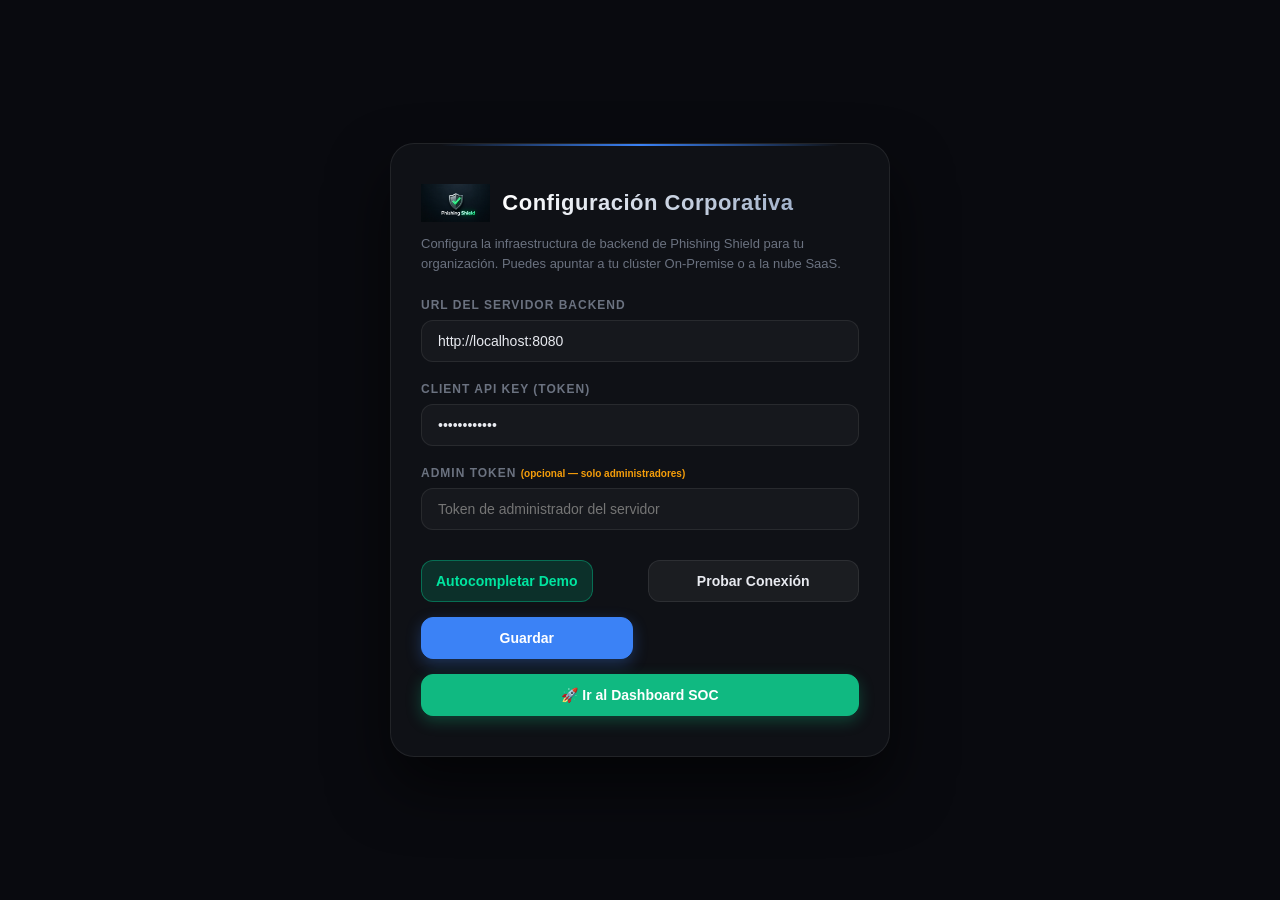
<file: extension/options.html>
<!DOCTYPE html>
<html lang="es">
<head>
  <meta charset="UTF-8">
  <meta name="viewport" content="width=device-width, initial-scale=1.0">
  <title>Configuración de Phishing Shield</title>
  <meta http-equiv="Content-Security-Policy" content="default-src 'self'; style-src 'self' 'unsafe-inline' https://fonts.googleapis.com; font-src 'self' https://fonts.gstatic.com; script-src 'self'; connect-src 'self' http://localhost:* http://127.0.0.1:* http://* https://* ws://* wss://*;">
  <link rel="preconnect" href="https://fonts.googleapis.com">
  <link rel="preconnect" href="https://fonts.gstatic.com" crossorigin>
  <link href="https://fonts.googleapis.com/css2?family=Outfit:wght@300;400;500;600;700&display=swap" rel="stylesheet">
  <style>
    :root {
      --bg-dark: #090a0f;
      --panel-bg: rgba(17, 19, 24, 0.85);
      --border-color: rgba(255, 255, 255, 0.08);
      --text-main: #e8eaf0;
      --text-muted: #6b7280;
      --success: #10b981;
      --success-glow: rgba(16, 185, 129, 0.15);
      --warning: #f59e0b;
      --warning-glow: rgba(245, 158, 11, 0.15);
      --danger: #ef4444;
      --danger-glow: rgba(239, 68, 68, 0.15);
      --accent: #3b82f6;
      --accent-glow: rgba(59, 130, 246, 0.25);
    }

    * {
      margin: 0;
      padding: 0;
      box-sizing: border-box;
      font-family: 'Outfit', sans-serif;
    }

    body {
      background: var(--bg-dark);
      color: var(--text-main);
      min-height: 100vh;
      display: flex;
      align-items: center;
      justify-content: center;
      padding: 20px;
    }

    .options-card {
      background: var(--panel-bg);
      border: 1px solid var(--border-color);
      border-radius: 24px;
      width: 100%;
      max-width: 500px;
      padding: 40px 30px;
      backdrop-filter: blur(20px);
      box-shadow: 0 30px 60px rgba(0, 0, 0, 0.6);
      position: relative;
    }

    .options-card::before {
      content: '';
      position: absolute;
      top: 0;
      left: 10%;
      right: 10%;
      height: 2px;
      background: linear-gradient(90deg, transparent, var(--accent), transparent);
    }

    .header {
      display: flex;
      align-items: center;
      gap: 12px;
      margin-bottom: 30px;
    }

    .logo-icon {
      width: 32px;
      height: 32px;
      color: var(--accent);
    }

    h1 {
      font-size: 22px;
      font-weight: 700;
      letter-spacing: 0.5px;
      background: linear-gradient(90deg, #fff, #a3b3cc);
      -webkit-background-clip: text;
      -webkit-text-fill-color: transparent;
    }

    .subtitle {
      font-size: 13px;
      color: var(--text-muted);
      margin-bottom: 25px;
      line-height: 1.5;
    }

    .form-group {
      margin-bottom: 20px;
      display: flex;
      flex-direction: column;
      gap: 8px;
    }

    label {
      font-size: 12px;
      font-weight: 600;
      text-transform: uppercase;
      letter-spacing: 1px;
      color: var(--text-muted);
    }

    input {
      background: rgba(255, 255, 255, 0.03);
      border: 1px solid var(--border-color);
      border-radius: 12px;
      padding: 12px 16px;
      color: var(--text-main);
      font-size: 14px;
      outline: none;
      transition: all 0.3s;
    }

    input:focus {
      border-color: var(--accent);
      box-shadow: 0 0 15px var(--accent-glow);
      background: rgba(255, 255, 255, 0.05);
    }

    .button-group {
      display: grid;
      grid-template-columns: 1fr 1fr;
      gap: 15px;
      margin-top: 30px;
    }

    button {
      padding: 12px 20px;
      border-radius: 12px;
      font-size: 14px;
      font-weight: 600;
      cursor: pointer;
      transition: all 0.3s;
      outline: none;
    }

    .btn-secondary {
      background: rgba(255, 255, 255, 0.05);
      border: 1px solid var(--border-color);
      color: var(--text-main);
    }

    .btn-secondary:hover {
      background: rgba(255, 255, 255, 0.08);
      border-color: var(--text-muted);
    }

    .btn-primary {
      background: var(--accent);
      border: 1px solid var(--accent);
      color: #ffffff;
      box-shadow: 0 5px 15px rgba(59, 130, 246, 0.3);
    }

    .btn-primary:hover {
      background: #2563eb;
      box-shadow: 0 8px 20px rgba(59, 130, 246, 0.4);
      transform: translateY(-1px);
    }

    .status-panel {
      margin-top: 25px;
      padding: 16px;
      border-radius: 14px;
      border: 1px solid var(--border-color);
      background: rgba(255, 255, 255, 0.01);
      display: none;
      align-items: center;
      gap: 12px;
      animation: fadeIn 0.3s ease;
    }

    @keyframes fadeIn {
      from { opacity: 0; transform: translateY(5px); }
      to { opacity: 1; transform: translateY(0); }
    }

    .status-panel.success {
      display: flex;
      background: var(--success-glow);
      border-color: rgba(16, 185, 129, 0.2);
    }

    .status-panel.success .status-icon {
      color: var(--success);
    }

    .status-panel.error {
      display: flex;
      background: var(--danger-glow);
      border-color: rgba(239, 68, 68, 0.2);
    }

    .status-panel.error .status-icon {
      color: var(--danger);
    }

    .status-icon {
      width: 24px;
      height: 24px;
      flex-shrink: 0;
    }

    .status-text h4 {
      font-size: 13px;
      font-weight: 600;
      margin-bottom: 2px;
    }

    .status-text p {
      font-size: 11px;
      color: var(--text-muted);
    }

    .success .status-text p {
      color: rgba(16, 185, 129, 0.8);
    }

    .error .status-text p {
      color: rgba(239, 68, 68, 0.8);
    }
  </style>
</head>
<body>
  <div class="options-card">
    <div class="header" style="display: flex; align-items: center; gap: 12px; margin-bottom: 12px;">
      <img src="logo.png" style="height: 38px; width: auto; object-fit: contain;" alt="Phishing Shield Logo">
      <h1>Configuración Corporativa</h1>
    </div>
    
    <p class="subtitle">
      Configura la infraestructura de backend de Phishing Shield para tu organización. Puedes apuntar a tu clúster On-Premise o a la nube SaaS.
    </p>

    <div class="form-group">
      <label for="backendUrl">URL del Servidor Backend</label>
      <input type="url" id="backendUrl" placeholder="http://localhost:8080" required>
    </div>

    <div class="form-group">
      <label for="clientKey">Client API Key (Token)</label>
      <input type="password" id="clientKey" placeholder="Ingresa tu token de cliente" required>
    </div>

    <div class="form-group">
      <label for="adminToken">Admin Token <span style="color:var(--warning);font-size:10px;text-transform:none;letter-spacing:0">(opcional — solo administradores)</span></label>
      <input type="password" id="adminToken" placeholder="Token de administrador del servidor">
    </div>

    <div class="status-panel" id="statusPanel">
      <svg class="status-icon" id="statusIcon" viewBox="0 0 24 24" fill="none" stroke="currentColor" stroke-width="2" stroke-linecap="round" stroke-linejoin="round"></svg>
      <div class="status-text">
        <h4 id="statusTitle">Estado de Conexión</h4>
        <p id="statusDesc">Descripción del resultado</p>
      </div>
    </div>

    <div class="button-group">
      <button type="button" class="btn-secondary" id="btnAutofillDemo" style="background: rgba(0, 229, 160, 0.15); border: 1px solid rgba(0, 229, 160, 0.35); color: #00e5a0; margin-right: auto; padding: 10px 14px; font-weight: bold;">Autocompletar Demo</button>
      <button type="button" class="btn-secondary" id="btnTest">Probar Conexión</button>
      <button type="button" class="btn-primary" id="btnSave">Guardar</button>
    </div>

    <div style="margin-top: 15px; display: none;" id="dashboardBtnContainer">
      <button type="button" class="btn-primary" id="btnDashboard" style="width: 100%; background: var(--success); border-color: var(--success); box-shadow: 0 5px 15px rgba(16, 185, 129, 0.3);">
        🚀 Ir al Dashboard SOC
      </button>
    </div>
  </div>

  <script src="options.js"></script>
</body>
</html>
</file>
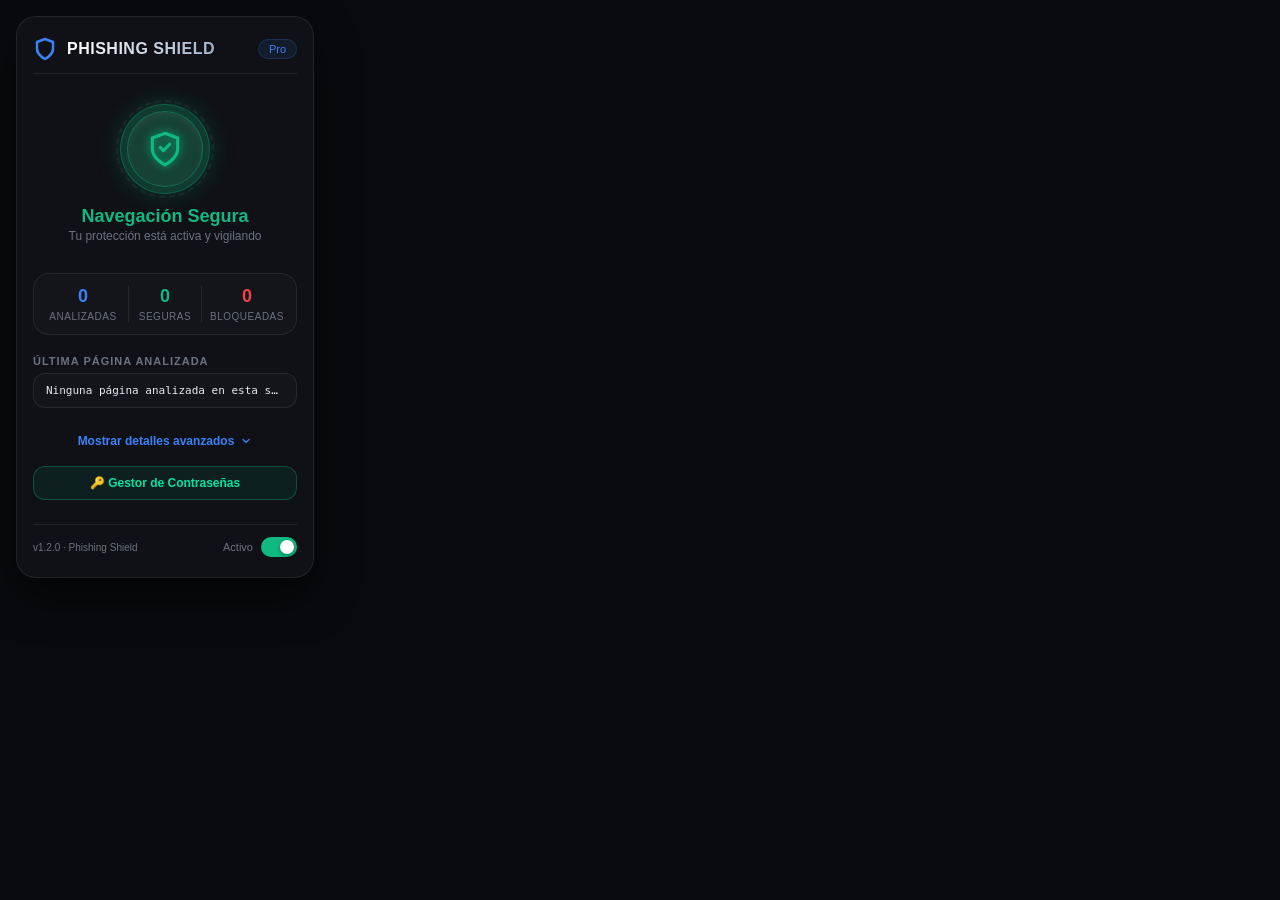
<file: extension/popup.html>
<!DOCTYPE html>
<html lang="es">
<head>
  <meta charset="UTF-8">
  <meta name="viewport" content="width=device-width, initial-scale=1.0">
  <title>Phishing Shield</title>
  <meta http-equiv="Content-Security-Policy" content="default-src 'self'; style-src 'self' 'unsafe-inline' https://fonts.googleapis.com; font-src 'self' https://fonts.gstatic.com; script-src 'self';">
  <link rel="preconnect" href="https://fonts.googleapis.com">
  <link rel="preconnect" href="https://fonts.gstatic.com" crossorigin>
  <link href="https://fonts.googleapis.com/css2?family=Outfit:wght@300;400;500;600;700&display=swap" rel="stylesheet">
  <style>
    :root {
      --bg-dark: #090a0f;
      --panel-bg: rgba(17, 19, 24, 0.85);
      --border-color: rgba(255, 255, 255, 0.08);
      --text-main: #e8eaf0;
      --text-muted: #6b7280;
      --success: #10b981;
      --success-glow: rgba(16, 185, 129, 0.25);
      --warning: #f59e0b;
      --warning-glow: rgba(245, 158, 11, 0.25);
      --danger: #ef4444;
      --danger-glow: rgba(239, 68, 68, 0.25);
      --inactive: #4b5563;
      --inactive-glow: rgba(75, 85, 99, 0.25);
      --accent: #3b82f6;
    }

    * {
      margin: 0;
      padding: 0;
      box-sizing: border-box;
      font-family: 'Outfit', sans-serif;
    }

    body {
      width: 330px;
      background: var(--bg-dark);
      color: var(--text-main);
      overflow-x: hidden;
      padding: 16px;
    }

    /* Contenedor principal con efecto glassmorphism */
    .container {
      background: var(--panel-bg);
      border: 1px solid var(--border-color);
      border-radius: 20px;
      backdrop-filter: blur(12px);
      -webkit-backdrop-filter: blur(12px);
      box-shadow: 0 20px 40px rgba(0, 0, 0, 0.5);
      padding: 20px 16px;
      display: flex;
      flex-direction: column;
      gap: 20px;
    }

    /* Cabecera */
    .header {
      display: flex;
      align-items: center;
      justify-content: space-between;
      border-bottom: 1px solid var(--border-color);
      padding-bottom: 12px;
    }

    .brand {
      display: flex;
      align-items: center;
      gap: 10px;
    }

    .brand-icon {
      width: 24px;
      height: 24px;
      color: var(--accent);
    }

    .brand h1 {
      font-size: 16px;
      font-weight: 700;
      letter-spacing: 0.5px;
      background: linear-gradient(90deg, #fff, #a3b3cc);
      -webkit-background-clip: text;
      -webkit-text-fill-color: transparent;
    }

    .badge-status {
      font-size: 11px;
      padding: 3px 10px;
      border-radius: 20px;
      background: rgba(59, 130, 246, 0.1);
      border: 1px solid rgba(59, 130, 246, 0.2);
      color: var(--accent);
      font-weight: 500;
    }

    /* Estado Hero (Escudo) */
    .hero-status {
      display: flex;
      flex-direction: column;
      align-items: center;
      justify-content: center;
      gap: 12px;
      padding: 10px 0;
    }

    .shield-outer {
      width: 90px;
      height: 90px;
      border-radius: 50%;
      display: flex;
      align-items: center;
      justify-content: center;
      position: relative;
      transition: all 0.5s ease;
    }

    .shield-outer::after {
      content: '';
      position: absolute;
      inset: -5px;
      border-radius: 50%;
      border: 2px dashed rgba(255, 255, 255, 0.05);
      animation: rotateDashed 20s linear infinite;
    }

    @keyframes rotateDashed {
      100% { transform: rotate(360deg); }
    }

    .shield-inner {
      width: 76px;
      height: 76px;
      border-radius: 50%;
      background: rgba(255, 255, 255, 0.03);
      border: 1px solid var(--border-color);
      display: flex;
      align-items: center;
      justify-content: center;
      transition: all 0.5s ease;
      box-shadow: inset 0 4px 10px rgba(255, 255, 255, 0.05);
    }

    .shield-icon {
      width: 38px;
      height: 38px;
      transition: all 0.5s ease;
    }

    .hero-text {
      text-align: center;
    }

    .hero-text h2 {
      font-size: 18px;
      font-weight: 600;
      margin-bottom: 2px;
      transition: color 0.5s ease;
    }

    .hero-text p {
      font-size: 12px;
      color: var(--text-muted);
    }

    /* Estados dinámicos del escudo */
    .state-safe {
      background: var(--success-glow);
      border: 1px solid rgba(16, 185, 129, 0.3);
      box-shadow: 0 0 25px var(--success-glow);
    }
    .state-safe .shield-inner { border-color: rgba(16, 185, 129, 0.4); }
    .state-safe .shield-icon { color: var(--success); filter: drop-shadow(0 0 4px var(--success)); }
    .state-safe-text { color: var(--success); }

    .state-warning {
      background: var(--warning-glow);
      border: 1px solid rgba(245, 158, 11, 0.3);
      box-shadow: 0 0 25px var(--warning-glow);
    }
    .state-warning .shield-inner { border-color: rgba(245, 158, 11, 0.4); }
    .state-warning .shield-icon { color: var(--warning); filter: drop-shadow(0 0 4px var(--warning)); }
    .state-warning-text { color: var(--warning); }

    .state-danger {
      background: var(--danger-glow);
      border: 1px solid rgba(239, 68, 68, 0.3);
      box-shadow: 0 0 25px var(--danger-glow);
    }
    .state-danger .shield-inner { border-color: rgba(239, 68, 68, 0.4); }
    .state-danger .shield-icon { color: var(--danger); filter: drop-shadow(0 0 4px var(--danger)); }
    .state-danger-text { color: var(--danger); }

    .state-off {
      background: var(--inactive-glow);
      border: 1px solid rgba(75, 85, 99, 0.3);
      box-shadow: 0 0 15px var(--inactive-glow);
    }
    .state-off .shield-inner { border-color: rgba(75, 85, 99, 0.4); }
    .state-off .shield-icon { color: var(--text-muted); }
    .state-off-text { color: var(--text-muted); }

    /* Panel de Estadísticas */
    .stats-card {
      background: rgba(255, 255, 255, 0.02);
      border: 1px solid var(--border-color);
      border-radius: 16px;
      padding: 12px 8px;
    }

    .stats-row {
      display: flex;
      justify-content: space-around;
      align-items: center;
    }

    .stat {
      display: flex;
      flex-direction: column;
      align-items: center;
      gap: 4px;
      width: 30%;
    }

    .stat-val {
      font-size: 18px;
      font-weight: 700;
    }

    .stat-lbl {
      font-size: 10px;
      color: var(--text-muted);
      text-transform: uppercase;
      letter-spacing: 0.5px;
    }

    /* Última URL analizada */
    .last-url-box {
      display: flex;
      flex-direction: column;
      gap: 6px;
    }

    .section-title {
      font-size: 11px;
      font-weight: 600;
      color: var(--text-muted);
      text-transform: uppercase;
      letter-spacing: 1px;
    }

    .url-pill {
      background: rgba(255, 255, 255, 0.02);
      border: 1px solid var(--border-color);
      border-radius: 12px;
      padding: 10px 12px;
      display: flex;
      flex-direction: column;
      gap: 6px;
    }

    .url-text {
      font-size: 11px;
      color: var(--text-main);
      white-space: nowrap;
      overflow: hidden;
      text-overflow: ellipsis;
      font-family: monospace;
    }

    .url-result-row {
      display: flex;
      justify-content: space-between;
      align-items: center;
    }

    .score-badge {
      font-size: 10px;
      padding: 2px 8px;
      border-radius: 20px;
      font-weight: 600;
      text-transform: uppercase;
    }
    .badge-safe { background: rgba(16, 185, 129, 0.15); color: var(--success); }
    .badge-suspicious { background: rgba(245, 158, 11, 0.15); color: var(--warning); }
    .badge-danger { background: rgba(239, 68, 68, 0.15); color: var(--danger); }

    .score-value {
      font-size: 11px;
      font-weight: 600;
      color: var(--text-muted);
    }

    /* Colapsable de Detalles Técnicos */
    .collapsible-trigger {
      width: 100%;
      background: none;
      border: none;
      color: var(--accent);
      font-size: 12px;
      font-weight: 600;
      display: flex;
      align-items: center;
      justify-content: center;
      gap: 6px;
      cursor: pointer;
      padding: 6px 0;
      transition: opacity 0.2s;
    }

    .collapsible-trigger:hover {
      opacity: 0.8;
    }

    .collapsible-content {
      max-height: 0;
      overflow: hidden;
      transition: max-height 0.4s ease-out;
      display: flex;
      flex-direction: column;
      gap: 8px;
    }

    .collapsible-content.expanded {
      max-height: 180px; /* Suficiente para la grilla de servicios */
    }

    .services-grid {
      display: grid;
      grid-template-columns: 1fr 1fr;
      gap: 8px;
      padding: 4px 0;
    }

    .service-card {
      background: rgba(255, 255, 255, 0.02);
      border: 1px solid var(--border-color);
      border-radius: 10px;
      padding: 8px 10px;
      display: flex;
      flex-direction: column;
      gap: 4px;
    }

    .service-name {
      font-size: 10px;
      color: var(--text-muted);
      font-weight: 500;
    }

    .service-status {
      font-size: 11px;
      font-weight: 600;
      display: flex;
      align-items: center;
      gap: 4px;
    }
    .service-status.online { color: var(--success); }
    .service-status.offline { color: var(--danger); }

    .service-dot {
      width: 5px;
      height: 5px;
      border-radius: 50%;
    }
    .online .service-dot { background: var(--success); box-shadow: 0 0 5px var(--success); }
    .offline .service-dot { background: var(--danger); }

    /* Footer */
    .footer {
      display: flex;
      justify-content: space-between;
      align-items: center;
      border-top: 1px solid var(--border-color);
      padding-top: 12px;
      margin-top: 4px;
    }

    .version {
      font-size: 10px;
      color: var(--text-muted);
    }

    .toggle-container {
      display: flex;
      align-items: center;
      gap: 8px;
    }

    .toggle-label {
      font-size: 11px;
      color: var(--text-muted);
    }

    /* Switch iOS Style */
    .switch {
      position: relative;
      display: inline-block;
      width: 36px;
      height: 20px;
    }

    .switch input {
      opacity: 0;
      width: 0;
      height: 0;
    }

    .slider {
      position: absolute;
      cursor: pointer;
      inset: 0;
      background-color: #374151;
      transition: .4s;
      border-radius: 34px;
    }

    .slider:before {
      position: absolute;
      content: "";
      height: 14px;
      width: 14px;
      left: 3px;
      bottom: 3px;
      background-color: white;
      transition: .4s;
      border-radius: 50%;
      box-shadow: 0 2px 4px rgba(0,0,0,0.3);
    }

    input:checked + .slider {
      background-color: var(--success);
    }

    input:checked + .slider:before {
      transform: translateX(16px);
    }
  </style>
</head>
<body>
  <div class="container">
    <!-- Cabecera -->
    <header class="header" role="banner">
      <div class="brand">
        <svg class="brand-icon" viewBox="0 0 24 24" fill="none" stroke="currentColor" stroke-width="2.5" stroke-linecap="round" stroke-linejoin="round">
          <path d="M12 22s8-4 8-10V5l-8-3-8 3v7c0 6 8 10 8 10z"/>
        </svg>
        <h1>PHISHING SHIELD</h1>
      </div>
      <div class="badge-status" id="badge-version">Pro</div>
    </header>

    <!-- Estado Hero (Gran Escudo Central) -->
    <section class="hero-status" aria-live="polite">
      <div class="shield-outer state-safe" id="shieldOuter">
        <div class="shield-inner">
          <svg class="shield-icon" viewBox="0 0 24 24" fill="none" stroke="currentColor" stroke-width="2" stroke-linecap="round" stroke-linejoin="round">
            <path d="M12 22s8-4 8-10V5l-8-3-8 3v7c0 6 8 10 8 10z"/>
            <polyline points="9 11 11 13 15 9"/>
          </svg>
        </div>
      </div>
      <div class="hero-text">
        <h2 id="statusTitle" class="state-safe-text">Navegación Segura</h2>
        <p id="statusDesc">Tu protección está activa y vigilando</p>
      </div>
    </section>

    <!-- Panel de Estadísticas Simplificadas -->
    <section class="stats-card" aria-label="Estadísticas de navegación">
      <div class="stats-row">
        <div class="stat">
          <span class="stat-val" id="totalScanned" style="color: var(--accent)">0</span>
          <span class="stat-lbl">Analizadas</span>
        </div>
        <div class="stat" style="border-left: 1px solid var(--border-color); border-right: 1px solid var(--border-color);">
          <span class="stat-val" id="totalSafe" style="color: var(--success)">0</span>
          <span class="stat-lbl">Seguras</span>
        </div>
        <div class="stat">
          <span class="stat-val" id="totalDanger" style="color: var(--danger)">0</span>
          <span class="stat-lbl">Bloqueadas</span>
        </div>
      </div>
    </section>

    <!-- Última URL analizada -->
    <section class="last-url-box" aria-labelledby="last-url-title">
      <span class="section-title" id="last-url-title">Última página analizada</span>
      <div class="url-pill">
        <span class="url-text" id="lastUrl">Ninguna página analizada en esta sesión</span>
        <div class="url-result-row" id="lastUrlScore" style="display: none;">
          <span class="score-badge badge-safe" id="lastUrlBadge">✓ Seguro</span>
          <span class="score-value" id="lastUrlScoreVal">Confianza: 100%</span>
        </div>
      </div>
    </section>

    <!-- Colapsable Detalles Avanzados -->
    <section aria-label="Detalles de protección avanzada">
      <button class="collapsible-trigger" id="btnToggleDetails" aria-expanded="false" aria-controls="advancedDetails">
        <span>Mostrar detalles avanzados</span>
        <svg id="chevronIcon" width="12" height="12" viewBox="0 0 24 24" fill="none" stroke="currentColor" stroke-width="2.5" stroke-linecap="round" stroke-linejoin="round" style="transition: transform 0.3s;">
          <polyline points="6 9 12 15 18 9"/>
        </svg>
      </button>
      
      <div class="collapsible-content" id="advancedDetails">
        <div class="services-grid">
          <div class="service-card">
            <span class="service-name">Análisis de Enlace</span>
            <div class="service-status online" id="svc-heuristics">
              <div class="service-dot"></div> Online
            </div>
          </div>
          <div class="service-card">
            <span class="service-name">Verificación de Marca</span>
            <div class="service-status online" id="svc-similarity">
              <div class="service-dot"></div> Online
            </div>
          </div>
          <div class="service-card">
            <span class="service-name">Base de Datos Global</span>
            <div class="service-status online" id="svc-reputation">
              <div class="service-dot"></div> Online
            </div>
          </div>
          <div class="service-card">
            <span class="service-name">Protección por I.A.</span>
            <div class="service-status online" id="svc-ml">
              <div class="service-dot"></div> Online
            </div>
          </div>
        </div>
      </div>
    </section>

    <!-- Acceso al Gestor de Contraseñas -->
    <section style="margin-top:-8px">
      <button id="btnOpenVault" style="
        width:100%; background:rgba(0,229,160,0.07); border:1px solid rgba(0,229,160,0.25);
        border-radius:12px; padding:9px 14px; color:#00e5a0; font-size:12px; font-weight:600;
        cursor:pointer; display:flex; align-items:center; justify-content:center; gap:8px;
        transition:background 0.2s; font-family:inherit;">
        🔑 Gestor de Contraseñas
      </button>
    </section>

    <!-- Footer con Switch -->
    <footer class="footer">
      <span class="version">v1.2.0 · Phishing Shield</span>
      <div class="toggle-container">
        <span class="toggle-label" id="toggleLabel">Activo</span>
        <label class="switch" aria-label="Activar o desactivar protección de Phishing Shield">
          <input type="checkbox" id="chkActive" checked>
          <span class="slider"></span>
        </label>
      </div>
    </footer>
  </div>

  <script src="popup.js"></script>
</body>
</html>
</file>
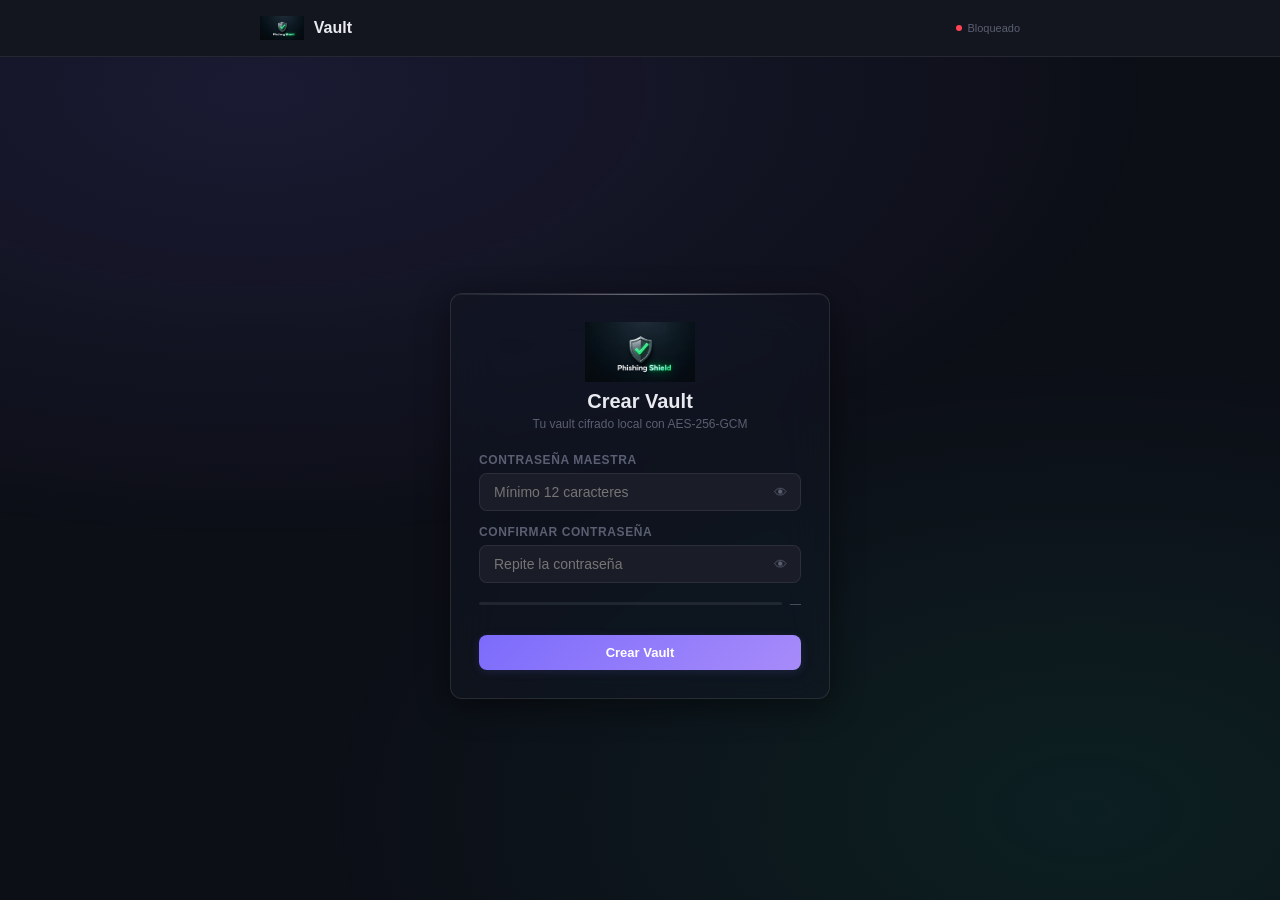
<file: extension/vault-popup.html>
<!DOCTYPE html>
<html lang="es">
<head>
  <meta charset="UTF-8" />
  <meta name="viewport" content="width=device-width, initial-scale=1.0" />
  <title>Phishing Shield — Vault</title>
  <meta http-equiv="Content-Security-Policy"
    content="default-src 'self'; style-src 'self' 'unsafe-inline'; script-src 'self'; font-src 'self';" />
  <style>
    *, *::before, *::after { box-sizing: border-box; margin: 0; padding: 0; }

    :root {
      --bg:        #0d0f17;
      --surface:   #13161f;
      --surface2:  #1a1d28;
      --border:    rgba(255,255,255,0.08);
      --accent:    #7c6cfc;
      --accent2:   #00e5a0;
      --danger:    #ff4455;
      --warn:      #f59e0b;
      --text:      #e8eaf0;
      --muted:     #5a5f72;
      --radius:    12px;

      /* ── Premium 2026 tokens ── */
      --glass-bg:      rgba(19, 22, 31, 0.55);
      --glass-bg-2:    rgba(26, 29, 40, 0.55);
      --glass-blur:    24px;
      --glass-border:  rgba(255, 255, 255, 0.1);
      --ease-spring:   cubic-bezier(0.34, 1.56, 0.64, 1);
      --ease-out:      cubic-bezier(0.22, 1, 0.36, 1);
      --grad-accent:   linear-gradient(135deg, var(--accent), #a78bfa);
      --grad-success:  linear-gradient(135deg, var(--accent2), #34d399);
      --shadow-glass:  0 8px 32px rgba(0,0,0,0.45), 0 1px 0 rgba(255,255,255,0.04) inset;
      --shadow-glow-accent:  0 8px 24px rgba(124,108,252,0.28);
      --shadow-glow-success: 0 8px 24px rgba(0,229,160,0.28);
    }

    body {
      background: var(--bg);
      color: var(--text);
      font-family: -apple-system, BlinkMacSystemFont, 'Segoe UI', sans-serif;
      font-size: 14px;
      min-height: 100vh;
      overflow: hidden; /* Evita el scrollbar en el contenedor de la página */
      position: relative;
    }

    /* ── Fondo con profundidad ── */
    body::before {
      content: '';
      position: fixed;
      inset: 0;
      background:
        radial-gradient(ellipse 70% 50% at 20% 10%, rgba(124,108,252,0.12), transparent),
        radial-gradient(ellipse 60% 50% at 85% 90%, rgba(0,229,160,0.08), transparent);
      pointer-events: none;
      z-index: 0;
      animation: bgPulse 12s ease-in-out infinite alternate;
    }

    @keyframes bgPulse {
      0%   { opacity: 0.7; transform: scale(1); }
      100% { opacity: 1;   transform: scale(1.04); }
    }

    /* ── Partículas flotantes ── */
    .particles-bg {
      position: fixed;
      inset: 0;
      overflow: hidden;
      pointer-events: none;
      z-index: 0;
    }

    .particle {
      position: absolute;
      bottom: -10px;
      border-radius: 50%;
      background: radial-gradient(circle, rgba(124,108,252,0.55), rgba(0,229,160,0.18) 60%, transparent 72%);
      filter: blur(0.5px);
      animation-name: floatParticle;
      animation-timing-function: ease-in;
      animation-iteration-count: infinite;
      opacity: 0;
    }

    @keyframes floatParticle {
      0%   { transform: translateY(0) translateX(0); opacity: 0; }
      10%  { opacity: 0.6; }
      88%  { opacity: 0.35; }
      100% { transform: translateY(-115vh) translateX(var(--drift, 24px)); opacity: 0; }
    }

    .app, .header, .content { position: relative; z-index: 1; }

    /* Ocultar la barra de scroll en todos los elementos para lograr una estética limpia tipo App */
    ::-webkit-scrollbar {
      display: none;
    }
    * {
      scrollbar-width: none; /* Firefox */
      -ms-overflow-style: none; /* IE y Edge */
    }

    /* ── Layout ── */
    .app { display: flex; flex-direction: column; height: 100vh; width: 100%; }

    .header {
      width: 100%;
      border-bottom: 1px solid var(--border);
      background: var(--surface);
    }
    .header-inner {
      max-width: 800px;
      margin: 0 auto;
      width: 100%;
      padding: 16px 20px;
      display: flex;
      align-items: center;
      justify-content: space-between;
      box-sizing: border-box;
    }
    .header-logo { display: flex; align-items: center; gap: 10px; }
    .header-logo svg { color: var(--accent); }
    .header-title { font-size: 16px; font-weight: 700; }
    .header-actions { display: flex; gap: 8px; }

    .content { flex: 1; overflow-y: auto; padding: 24px 20px; width: 100%; max-width: 800px; margin: 0 auto; box-sizing: border-box; }

    /* ── Buttons ── */
    .btn {
      display: inline-flex; align-items: center; justify-content: center; gap: 6px;
      padding: 10px 18px; border-radius: 8px; border: none;
      font-size: 13px; font-weight: 600; cursor: pointer;
      position: relative; overflow: hidden;
      transition: transform .25s var(--ease-spring), box-shadow .3s var(--ease-out), opacity .15s;
    }
    .btn:hover { opacity: .95; transform: translateY(-1px); }
    .btn:active { transform: translateY(0) scale(.96); }
    .btn:disabled { opacity: .4; cursor: not-allowed; transform: none; }
    .btn-primary  { background: var(--grad-accent); color: #fff; box-shadow: 0 2px 10px rgba(124,108,252,0.15); }
    .btn-primary:hover  { box-shadow: var(--shadow-glow-accent); }
    .btn-success  { background: var(--grad-success); color: #06251c; box-shadow: 0 2px 10px rgba(0,229,160,0.15); }
    .btn-success:hover  { box-shadow: var(--shadow-glow-success); }
    .btn-danger   { background: linear-gradient(135deg, var(--danger), #ff7a86); color: #fff; }
    .btn-danger:hover { box-shadow: 0 8px 22px rgba(255,68,85,0.28); }
    .btn-ghost    { background: var(--surface2); color: var(--text); border: 1px solid var(--border); }
    .btn-icon     { width: 34px; height: 34px; padding: 0; border-radius: 8px; background: var(--surface2); color: var(--muted); border: 1px solid var(--border); }
    .btn-icon:hover { color: var(--text); border-color: var(--accent); }
    .btn-full { width: 100%; }

    /* ── Ripple ── */
    .ripple-container { position: relative; overflow: hidden; }
    .ripple {
      position: absolute; border-radius: 50%;
      background: rgba(255,255,255,0.35);
      transform: scale(0);
      animation: rippleAnim .6s ease-out;
      pointer-events: none; z-index: 3;
    }
    @keyframes rippleAnim { to { transform: scale(2.6); opacity: 0; } }

    /* ── Inputs ── */
    .field { margin-bottom: 14px; }
    .field label { display: block; font-size: 12px; font-weight: 600; color: var(--muted); margin-bottom: 6px; text-transform: uppercase; letter-spacing: .05em; }
    .input-wrap { position: relative; }
    .input-wrap input { width: 100%; }
    .input-wrap .eye-btn { position: absolute; right: 10px; top: 50%; transform: translateY(-50%); background: none; border: none; cursor: pointer; color: var(--muted); padding: 4px; transition: color .2s, transform .2s var(--ease-spring); }
    .input-wrap .eye-btn:hover { color: var(--accent); transform: translateY(-50%) scale(1.15); }
    input, textarea {
      width: 100%; padding: 10px 14px; border-radius: 8px;
      background: var(--surface2); border: 1px solid var(--border);
      color: var(--text); font-size: 14px; outline: none;
      transition: border-color .25s var(--ease-out), box-shadow .25s var(--ease-out), background .25s var(--ease-out);
    }
    input:focus, textarea:focus {
      border-color: var(--accent);
      background: var(--surface);
      box-shadow: 0 0 0 3px rgba(124,108,252,0.15), 0 4px 16px rgba(124,108,252,0.12);
    }
    input.has-eye { padding-right: 40px; }
    textarea { resize: vertical; min-height: 70px; font-family: inherit; }

    /* ── Cards (Glassmorphism 2.0) ── */
    .card {
      background: var(--glass-bg);
      backdrop-filter: blur(var(--glass-blur)) saturate(160%);
      -webkit-backdrop-filter: blur(var(--glass-blur)) saturate(160%);
      border: 1px solid var(--glass-border);
      border-radius: var(--radius); padding: 20px; margin-bottom: 12px;
      position: relative; overflow: hidden;
      box-shadow: var(--shadow-glass);
    }
    .card::before {
      content: '';
      position: absolute; top: 0; left: 0; right: 0; height: 1px;
      background: linear-gradient(90deg, transparent, rgba(255,255,255,0.35), transparent);
    }

    /* ── Screens ── */
    .screen { display: none; }
    .screen.active { display: block; animation: screenIn .45s var(--ease-spring) both; }

    /* ─ Loading premium ─ */
    #screen-loading {
      position: fixed; inset: 0;
      display: flex; align-items: center; justify-content: center;
      background: var(--bg); z-index: 100;
    }
    .loader-rings {
      position: relative; width: 64px; height: 64px; margin: 0 auto 16px;
    }
    .loader-rings span {
      position: absolute; inset: 0; border-radius: 50%;
      border: 3px solid transparent;
    }
    .loader-rings span:nth-child(1) { border-top-color: var(--accent); animation: spin .9s linear infinite; }
    .loader-rings span:nth-child(2) { inset: 8px; border-right-color: var(--accent2); animation: spin 1.3s linear infinite reverse; }
    .loader-rings span:nth-child(3) { inset: 16px; border-bottom-color: #a78bfa; animation: spin 1.7s linear infinite; }
    @keyframes spin { to { transform: rotate(360deg); } }
    .loader-text {
      text-align: center; font-size: 12px; color: var(--muted);
      letter-spacing: .05em; animation: loaderPulse 1.6s ease-in-out infinite;
    }
    @keyframes loaderPulse { 0%,100% { opacity: .5; } 50% { opacity: 1; } }

    /* ─ Setup / Unlock center card ─ */
    .center-wrap {
      display: flex; align-items: center; justify-content: center;
      min-height: calc(100vh - 70px);
      padding: 20px 0;
    }
    .auth-card {
      background: var(--glass-bg);
      backdrop-filter: blur(var(--glass-blur)) saturate(160%);
      -webkit-backdrop-filter: blur(var(--glass-blur)) saturate(160%);
      border: 1px solid var(--glass-border);
      border-radius: var(--radius); padding: 28px; width: 100%; max-width: 380px;
      position: relative; overflow: hidden;
      box-shadow: var(--shadow-glass);
      animation: screenIn .5s var(--ease-spring) both;
    }
    .auth-card::before {
      content: '';
      position: absolute; top: 0; left: 0; right: 0; height: 1px;
      background: linear-gradient(90deg, transparent, rgba(255,255,255,0.35), transparent);
    }
    .auth-icon {
      width: 52px; height: 52px; border-radius: 14px;
      background: linear-gradient(135deg, #7c6cfc33, #00e5a022);
      border: 1px solid var(--border);
      display: flex; align-items: center; justify-content: center;
      margin: 0 auto 16px;
      box-shadow: 0 8px 20px rgba(124,108,252,0.2);
      animation: iconFloat 3s ease-in-out infinite;
    }
    @keyframes iconFloat {
      0%, 100% { transform: translateY(0); }
      50%      { transform: translateY(-6px); }
    }
    @keyframes screenIn {
      from { opacity: 0; transform: translateY(14px) scale(.97); }
      to   { opacity: 1; transform: translateY(0) scale(1); }
    }
    .auth-title { font-size: 20px; font-weight: 700; text-align: center; margin-bottom: 4px; }
    .auth-sub   { font-size: 12px; color: var(--muted); text-align: center; margin-bottom: 22px; }

    /* ─ Tooltips elegantes ─ */
    [data-tooltip] { position: relative; }
    [data-tooltip]::after {
      content: attr(data-tooltip);
      position: absolute; bottom: calc(100% + 8px); left: 50%;
      transform: translateX(-50%) translateY(4px);
      background: rgba(19,22,31,0.85);
      backdrop-filter: blur(10px); -webkit-backdrop-filter: blur(10px);
      border: 1px solid var(--glass-border);
      color: var(--text); font-size: 11px; font-weight: 500;
      padding: 5px 10px; border-radius: 6px; white-space: nowrap;
      opacity: 0; pointer-events: none; z-index: 20;
      transition: opacity .2s var(--ease-out), transform .2s var(--ease-out);
      box-shadow: 0 6px 16px rgba(0,0,0,0.35);
    }
    [data-tooltip]:hover::after {
      opacity: 1; transform: translateX(-50%) translateY(0);
    }

    /* ─ TOTP setup ─ */
    .totp-code-box {
      background: var(--surface2); border: 1px solid var(--border); border-radius: 8px;
      padding: 14px; font-family: 'Courier New', monospace; font-size: 13px;
      word-break: break-all; color: var(--accent); margin-bottom: 10px;
    }
    .totp-uri-box {
      background: var(--surface2); border: 1px solid var(--border); border-radius: 8px;
      padding: 10px 14px; font-family: 'Courier New', monospace; font-size: 10px;
      word-break: break-all; color: var(--muted); margin-bottom: 14px;
    }
    .totp-steps { font-size: 12px; color: var(--muted); line-height: 1.7; margin-bottom: 14px; }
    .totp-steps b { color: var(--text); }

    /* ─ Main vault ─ */
    .search-bar { position: relative; margin-bottom: 16px; }
    .search-bar input { padding-left: 36px; }
    .search-bar .search-icon { position: absolute; left: 11px; top: 50%; transform: translateY(-50%); color: var(--muted); pointer-events: none; }

    .entry-list { display: flex; flex-direction: column; gap: 8px; }
    .entry-item {
      background: var(--glass-bg-2, rgba(26,29,40,0.55));
      backdrop-filter: blur(14px) saturate(150%);
      -webkit-backdrop-filter: blur(14px) saturate(150%);
      border: 1px solid var(--border);
      border-radius: var(--radius); padding: 14px 16px;
      display: flex; align-items: center; gap: 12px;
      cursor: pointer;
      transition: border-color .3s var(--ease-out), transform .35s var(--ease-spring), box-shadow .35s var(--ease-out);
      opacity: 0; transform: translateY(14px) scale(.97);
      animation: entryIn .5s var(--ease-spring) forwards;
    }
    @keyframes entryIn {
      to { opacity: 1; transform: translateY(0) scale(1); }
    }
    .entry-item:hover {
      border-color: var(--accent);
      transform: translateX(6px) scale(1.01);
      box-shadow: var(--shadow-glow-accent);
    }
    .entry-favicon {
      width: 36px; height: 36px; border-radius: 8px;
      background: var(--surface2); border: 1px solid var(--border);
      display: flex; align-items: center; justify-content: center;
      font-size: 16px; flex-shrink: 0;
      transition: transform .35s var(--ease-spring);
    }
    .entry-item:hover .entry-favicon { transform: scale(1.08) rotate(-4deg); }
    .entry-info { flex: 1; min-width: 0; }
    .entry-name { font-weight: 600; font-size: 14px; white-space: nowrap; overflow: hidden; text-overflow: ellipsis; }
    .entry-user { font-size: 12px; color: var(--muted); white-space: nowrap; overflow: hidden; text-overflow: ellipsis; }
    .entry-actions { display: flex; gap: 6px; flex-shrink: 0; }

    .empty-state { text-align: center; padding: 48px 20px; color: var(--muted); }
    .empty-state svg { margin: 0 auto 12px; display: block; opacity: .4; }
    .empty-state p { font-size: 13px; }

    /* ─ Add/Edit form ─ */
    .form-header { display: flex; align-items: center; justify-content: space-between; margin-bottom: 20px; }
    .form-title  { font-size: 18px; font-weight: 700; }
    .pass-row    { display: flex; gap: 8px; }
    .pass-row .input-wrap { flex: 1; }

    /* ─ Generator modal ─ */
    .modal-overlay {
      position: fixed; inset: 0; background: rgba(0,0,0,.6); backdrop-filter: blur(6px); -webkit-backdrop-filter: blur(6px);
      display: none; align-items: center; justify-content: center; z-index: 999;
      opacity: 0; transition: opacity .3s var(--ease-out);
    }
    .modal-overlay.open { display: flex; opacity: 1; }
    .modal {
      background: var(--glass-bg);
      backdrop-filter: blur(var(--glass-blur)) saturate(160%);
      -webkit-backdrop-filter: blur(var(--glass-blur)) saturate(160%);
      border: 1px solid var(--glass-border);
      border-radius: var(--radius); padding: 24px; width: 360px; max-width: 95vw;
      position: relative; overflow: hidden;
      box-shadow: var(--shadow-glass);
      transform: scale(.92) translateY(12px); opacity: 0;
      transition: transform .35s var(--ease-spring), opacity .3s var(--ease-out);
    }
    .modal-overlay.open .modal { transform: scale(1) translateY(0); opacity: 1; }
    .modal::before {
      content: '';
      position: absolute; top: 0; left: 0; right: 0; height: 1px;
      background: linear-gradient(90deg, transparent, rgba(255,255,255,0.35), transparent);
    }
    .modal-title { font-size: 16px; font-weight: 700; margin-bottom: 16px; }
    .generated-pass {
      background: var(--surface2); border: 1px solid var(--border); border-radius: 8px;
      padding: 14px; font-family: 'Courier New', monospace; font-size: 16px;
      word-break: break-all; color: var(--accent2); margin-bottom: 10px;
      letter-spacing: .04em;
      transition: box-shadow .3s var(--ease-out);
    }
    .entropy-bar { height: 4px; border-radius: 2px; background: var(--border); margin-bottom: 4px; overflow: hidden; }
    .entropy-fill { height: 100%; border-radius: 2px; transition: width .4s var(--ease-out), background .3s, box-shadow .3s; }
    .entropy-label { font-size: 11px; color: var(--muted); margin-bottom: 14px; }

    .slider-row { display: flex; align-items: center; gap: 10px; margin-bottom: 12px; }
    .slider-row label { font-size: 12px; color: var(--muted); white-space: nowrap; }
    .slider-row input[type=range] { flex: 1; accent-color: var(--accent); }
    .slider-val { font-size: 13px; font-weight: 700; min-width: 24px; text-align: right; }

    .opts-row { display: flex; flex-wrap: wrap; gap: 8px; margin-bottom: 16px; }
    .opt-chip {
      padding: 5px 12px; border-radius: 20px; font-size: 12px; font-weight: 600;
      cursor: pointer; border: 1px solid var(--border); background: var(--surface2);
      color: var(--muted); transition: all .25s var(--ease-spring); user-select: none;
    }
    .opt-chip:hover { transform: translateY(-1px); }
    .opt-chip:active { transform: scale(.94); }
    .opt-chip.on { background: var(--accent)22; border-color: var(--accent); color: var(--accent); box-shadow: 0 0 12px rgba(124,108,252,0.2); }

    .gen-actions { display: flex; gap: 8px; }

    /* ─ Status badge ─ */
    .status-dot {
      display: inline-flex; align-items: center; gap: 5px;
      font-size: 11px; color: var(--muted);
    }
    .dot { width: 6px; height: 6px; border-radius: 50%; background: var(--accent2); animation: dotPulse 2s ease-in-out infinite; }
    .dot.locked { background: var(--danger); animation: dotPulseDanger 2s ease-in-out infinite; }
    @keyframes dotPulse {
      0%, 100% { box-shadow: 0 0 0 0 rgba(0,229,160,.5); }
      50%      { box-shadow: 0 0 0 5px rgba(0,229,160,0); }
    }
    @keyframes dotPulseDanger {
      0%, 100% { box-shadow: 0 0 0 0 rgba(255,68,85,.5); }
      50%      { box-shadow: 0 0 0 5px rgba(255,68,85,0); }
    }

    /* ─ Alert ─ */
    .alert {
      padding: 10px 14px; border-radius: 8px; font-size: 12px;
      margin-bottom: 14px; display: none;
      opacity: 0; transform: translateY(-4px);
      transition: opacity .3s var(--ease-out), transform .3s var(--ease-out);
    }
    .alert.error   { background: #ff445522; border: 1px solid var(--danger); color: var(--danger); display: block; opacity: 1; transform: translateY(0); }
    .alert.success { background: #00e5a022; border: 1px solid var(--accent2); color: var(--accent2); display: block; opacity: 1; transform: translateY(0); }

    /* ─ Copy feedback ─ */
    .copy-toast {
      position: fixed; bottom: 20px; left: 50%;
      background: var(--glass-bg);
      backdrop-filter: blur(16px) saturate(160%);
      -webkit-backdrop-filter: blur(16px) saturate(160%);
      border: 1px solid var(--glass-border); border-radius: 8px;
      padding: 8px 18px; font-size: 13px; font-weight: 600; color: var(--accent2);
      box-shadow: var(--shadow-glow-success);
      opacity: 0; transform: translate(-50%, 14px) scale(.94);
      transition: opacity .35s var(--ease-spring), transform .35s var(--ease-spring);
      pointer-events: none; z-index: 1000;
    }
    .copy-toast.show { opacity: 1; transform: translate(-50%, 0) scale(1); }

    /* ─ Strength indicator ─ */
    .strength-row { display: flex; align-items: center; gap: 8px; margin-top: 6px; }
    .strength-bar { flex: 1; height: 3px; border-radius: 2px; background: var(--border); overflow: hidden; }
    .strength-fill { height: 100%; border-radius: 2px; transition: width .4s var(--ease-out), background .3s, box-shadow .3s; }
    .strength-label { font-size: 11px; color: var(--muted); }

    /* ─ Custom checkbox ─ */
    .totp-toggle {
      display: flex; align-items: center; gap: 10px;
      margin-top: 14px; margin-bottom: 16px;
      cursor: pointer; user-select: none;
    }
    .totp-toggle input[type="checkbox"] { display: none; }
    .totp-toggle .check-box {
      width: 18px; height: 18px; flex-shrink: 0;
      border-radius: 5px; border: 2px solid var(--muted);
      background: var(--surface2);
      display: flex; align-items: center; justify-content: center;
      transition: border-color .15s, background .15s;
    }
    .totp-toggle input:checked + .check-box {
      background: var(--accent); border-color: var(--accent);
    }
    .totp-toggle input:checked + .check-box::after {
      content: ''; display: block;
      width: 5px; height: 9px;
      border: 2px solid #fff; border-top: none; border-left: none;
      transform: rotate(45deg) translate(-1px, -1px);
    }
    .totp-toggle .check-label {
      font-size: 13px; color: var(--text); line-height: 1.3;
    }
    .totp-toggle .check-sub {
      font-size: 11px; color: var(--muted); display: block; margin-top: 1px;
    }

    /* ── Accesibilidad: respeta prefers-reduced-motion ── */
    @media (prefers-reduced-motion: reduce) {
      *, *::before, *::after {
        animation-duration: .001ms !important;
        animation-iteration-count: 1 !important;
        transition-duration: .001ms !important;
      }
      .particles-bg { display: none; }
      body::before { animation: none; }
    }

    /* ── Responsividad para Dispositivos Móviles ── */
    @media (max-width: 480px) {
      .content { padding: 16px 12px; }
      .auth-card { padding: 20px 16px; }
      .header-inner { padding: 12px 16px; }
      .entry-item { padding: 10px 12px; gap: 8px; }
      .modal { padding: 16px; }
    }
  </style>
</head>
<body>
<div class="particles-bg" id="particlesBg"></div>
<div class="app">

  <!-- Header -->
  <div class="header">
    <div class="header-inner">
      <div class="header-logo">
        <img src="logo.png" style="height:24px; width:auto; object-fit:contain;" alt="Phishing Shield"/>
        <span class="header-title">Vault</span>
      </div>
      <div class="header-actions">
        <span class="status-dot" id="lockStatus">
          <span class="dot locked" id="lockDot"></span>
          <span id="lockLabel">Bloqueado</span>
        </span>
        <button class="btn-icon" id="btnLock" data-tooltip="Bloquear vault" title="Bloquear vault" style="display:none">
          <svg width="14" height="14" viewBox="0 0 24 24" fill="none" stroke="currentColor" stroke-width="2">
            <rect x="3" y="11" width="18" height="11" rx="2"/><path d="M7 11V7a5 5 0 0 1 10 0v4"/>
          </svg>
        </button>
        <button class="btn-icon" id="btnGenerator" data-tooltip="Generar contraseña" title="Generar contraseña" style="display:none">
          <svg width="14" height="14" viewBox="0 0 24 24" fill="none" stroke="currentColor" stroke-width="2">
            <polyline points="4 17 10 11 4 5"/><line x1="12" y1="19" x2="20" y2="19"/>
          </svg>
        </button>
      </div>
    </div>
  </div>

  <!-- Content area -->
  <div class="content">

    <!-- Loading -->
    <div id="screen-loading" class="screen active" style="display:flex">
      <div>
        <div class="loader-rings"><span></span><span></span><span></span></div>
        <div class="loader-text">Cargando bóveda…</div>
      </div>
    </div>

    <!-- Setup -->
    <div id="screen-setup" class="screen">
      <div class="center-wrap">
        <div class="auth-card">
          <div class="auth-icon" style="background:none; border:none; box-shadow:none; height:60px; width:auto; animation:iconFloat 3s ease-in-out infinite; display:flex; align-items:center; justify-content:center; margin-bottom:8px;">
            <img src="logo.png" style="height:100%; width:auto; object-fit:contain;" alt="Phishing Shield"/>
          </div>
          <div class="auth-title">Crear Vault</div>
          <div class="auth-sub">Tu vault cifrado local con AES-256-GCM</div>
          <div class="alert" id="setupAlert"></div>

          <!-- Step 1: master password -->
          <div id="setupStep1">
            <div class="field">
              <label>Contraseña maestra</label>
              <div class="input-wrap">
                <input type="password" id="setupPass" class="has-eye" placeholder="Mínimo 12 caracteres" />
                <button class="eye-btn" data-target="setupPass" data-tooltip="Mostrar/ocultar">👁</button>
              </div>
            </div>
            <div class="field">
              <label>Confirmar contraseña</label>
              <div class="input-wrap">
                <input type="password" id="setupPassConfirm" class="has-eye" placeholder="Repite la contraseña" />
                <button class="eye-btn" data-target="setupPassConfirm" data-tooltip="Mostrar/ocultar">👁</button>
              </div>
            </div>
            <div class="strength-row">
              <div class="strength-bar"><div class="strength-fill" id="strengthFill" style="width:0%;background:var(--danger)"></div></div>
              <span class="strength-label" id="strengthLabel">—</span>
            </div>
            <div id="strengthTips" style="font-size:11px;color:#f59e0b;min-height:14px;margin-top:2px"></div>
            <!-- 2FA (TOTP) oculto — mejora futura -->
            <input type="checkbox" id="setupEnableTotp" style="display:none" />
            <div id="setupStep2" style="display:none">
              <div class="totp-code-box" id="totpSecretDisplay"></div>
              <div class="totp-uri-box" id="totpUriDisplay"></div>
              <input type="text" id="setupTotpCode" maxlength="6" placeholder="123456" style="display:none" />
              <button class="btn btn-ghost" id="btnSetupBack" style="display:none">← Atrás</button>
              <button class="btn btn-primary btn-full" id="btnSetupCreate" style="display:none">Crear Vault</button>
            </div>
            <button class="btn btn-primary btn-full" id="btnSetupNext" style="margin-top: 10px;">Crear Vault</button>
          </div>
        </div>
      </div>
    </div>

    <!-- Unlock -->
    <div id="screen-unlock" class="screen">
      <div class="center-wrap">
        <div class="auth-card">
          <div class="auth-icon" style="background:none; border:none; box-shadow:none; height:60px; width:auto; animation:iconFloat 3s ease-in-out infinite; display:flex; align-items:center; justify-content:center; margin-bottom:8px;">
            <img src="logo.png" style="height:100%; width:auto; object-fit:contain;" alt="Phishing Shield"/>
          </div>
          <div class="auth-title">Desbloquear Vault</div>
          <div class="auth-sub">Ingresa tu contraseña maestra</div>
          <div class="alert" id="unlockAlert"></div>
          <div class="field">
            <label>Contraseña maestra</label>
            <div class="input-wrap">
              <input type="password" id="unlockPass" class="has-eye" placeholder="Contraseña maestra" />
              <button class="eye-btn" data-target="unlockPass" data-tooltip="Mostrar/ocultar">👁</button>
            </div>
          </div>
          <div class="field" id="unlockTotpField" style="display:none">
            <label>Código 2FA</label>
            <input type="text" id="unlockTotpCode" maxlength="6" placeholder="123456" style="letter-spacing:.2em;font-size:18px;text-align:center" />
          </div>
          <button class="btn btn-primary btn-full" id="btnUnlock" style="margin-top: 10px;">Desbloquear</button>
          <button id="btnResetVault" style="background: none; border: none; color: var(--danger); font-size: 11px; cursor: pointer; text-decoration: underline; margin: 20px auto 0; display: block; font-family: inherit;">Borrar bóveda y empezar de nuevo</button>
        </div>
      </div>
    </div>

    <!-- Main vault -->
    <div id="screen-main" class="screen">
      <div class="search-bar">
        <svg class="search-icon" width="14" height="14" viewBox="0 0 24 24" fill="none" stroke="currentColor" stroke-width="2.5">
          <circle cx="11" cy="11" r="8"/><line x1="21" y1="21" x2="16.65" y2="16.65"/>
        </svg>
        <input type="text" id="searchInput" placeholder="Buscar sitio o usuario…" />
      </div>
      <div class="entry-list" id="entryList"></div>
      <div class="empty-state" id="emptyState" style="display:none">
        <svg width="40" height="40" viewBox="0 0 24 24" fill="none" stroke="currentColor" stroke-width="1.5">
          <rect x="3" y="11" width="18" height="11" rx="2"/><path d="M7 11V7a5 5 0 0 1 10 0v4"/>
        </svg>
        <p>No hay credenciales guardadas.<br/>Presiona <b>+</b> para agregar una.</p>
      </div>
      <br/>
      <button class="btn btn-primary btn-full" id="btnAddEntry">+ Agregar credencial</button>
    </div>

    <!-- Add / Edit form -->
    <div id="screen-form" class="screen">
      <div class="form-header">
        <div class="form-title" id="formTitle">Nueva credencial</div>
        <button class="btn btn-ghost btn-icon" id="btnFormCancel">✕</button>
      </div>
      <div class="alert" id="formAlert"></div>
      <div class="field">
        <label>Nombre del sitio</label>
        <input type="text" id="fName" placeholder="Ej: Google, Banco Santander…" />
      </div>
      <div class="field">
        <label>URL</label>
        <input type="text" id="fUrl" placeholder="https://example.com" />
      </div>
      <div class="field">
        <label>Usuario / Email</label>
        <input type="text" id="fUsername" placeholder="usuario@email.com" />
      </div>
      <div class="field">
        <label>Contraseña</label>
        <div class="pass-row">
          <div class="input-wrap">
            <input type="password" id="fPassword" class="has-eye" placeholder="••••••••••••" />
            <button class="eye-btn" data-target="fPassword" data-tooltip="Mostrar/ocultar">👁</button>
          </div>
          <button class="btn btn-ghost" id="btnQuickGen" data-tooltip="Generar contraseña" title="Generar contraseña">⚡</button>
        </div>
        <div class="strength-row">
          <div class="strength-bar"><div class="strength-fill" id="formStrengthFill" style="width:0%;background:var(--danger)"></div></div>
          <span class="strength-label" id="formStrengthLabel">—</span>
        </div>
        <div id="formStrengthTips" style="font-size:11px;color:#f59e0b;min-height:14px;margin-top:2px"></div>
      </div>
      <div class="field">
        <label>Notas</label>
        <textarea id="fNotes" placeholder="Notas adicionales (opcional)"></textarea>
      </div>
      <input type="hidden" id="fId" />
      <div style="display:flex;gap:8px">
        <button class="btn btn-ghost" id="btnFormCancel2">Cancelar</button>
        <button class="btn btn-primary btn-full" id="btnFormSave">Guardar</button>
      </div>
    </div>

  </div><!-- /content -->
</div><!-- /app -->

<!-- Generator modal -->
<div class="modal-overlay" id="generatorModal">
  <div class="modal">
    <div class="modal-title">⚡ Generador de contraseñas</div>
    <div class="generated-pass" id="generatedPass">—</div>
    <div class="entropy-bar"><div class="entropy-fill" id="entropyFill" style="width:0%"></div></div>
    <div class="entropy-label" id="entropyLabel">—</div>
    <div class="slider-row">
      <label>Longitud</label>
      <input type="range" id="genLength" min="8" max="64" value="20" />
      <span class="slider-val" id="genLengthVal">20</span>
    </div>
    <div class="opts-row">
      <span class="opt-chip on" data-opt="upper">ABC</span>
      <span class="opt-chip on" data-opt="lower">abc</span>
      <span class="opt-chip on" data-opt="numbers">123</span>
      <span class="opt-chip on" data-opt="symbols">!@#</span>
    </div>
    <div class="gen-actions">
      <button class="btn btn-ghost" id="btnRegenerate">↺ Regenerar</button>
      <button class="btn btn-ghost" id="btnCopyGen">Copiar</button>
      <button class="btn btn-primary btn-full" id="btnUsePassword">Usar →</button>
    </div>
    <br/>
    <button class="btn btn-ghost btn-full" id="btnCloseGen">Cerrar</button>
  </div>
</div>

<!-- Copy toast -->
<div class="copy-toast" id="copyToast">✓ Copiado</div>

<script type="module" src="vault-popup.js"></script>
</body>
</html>
</file>
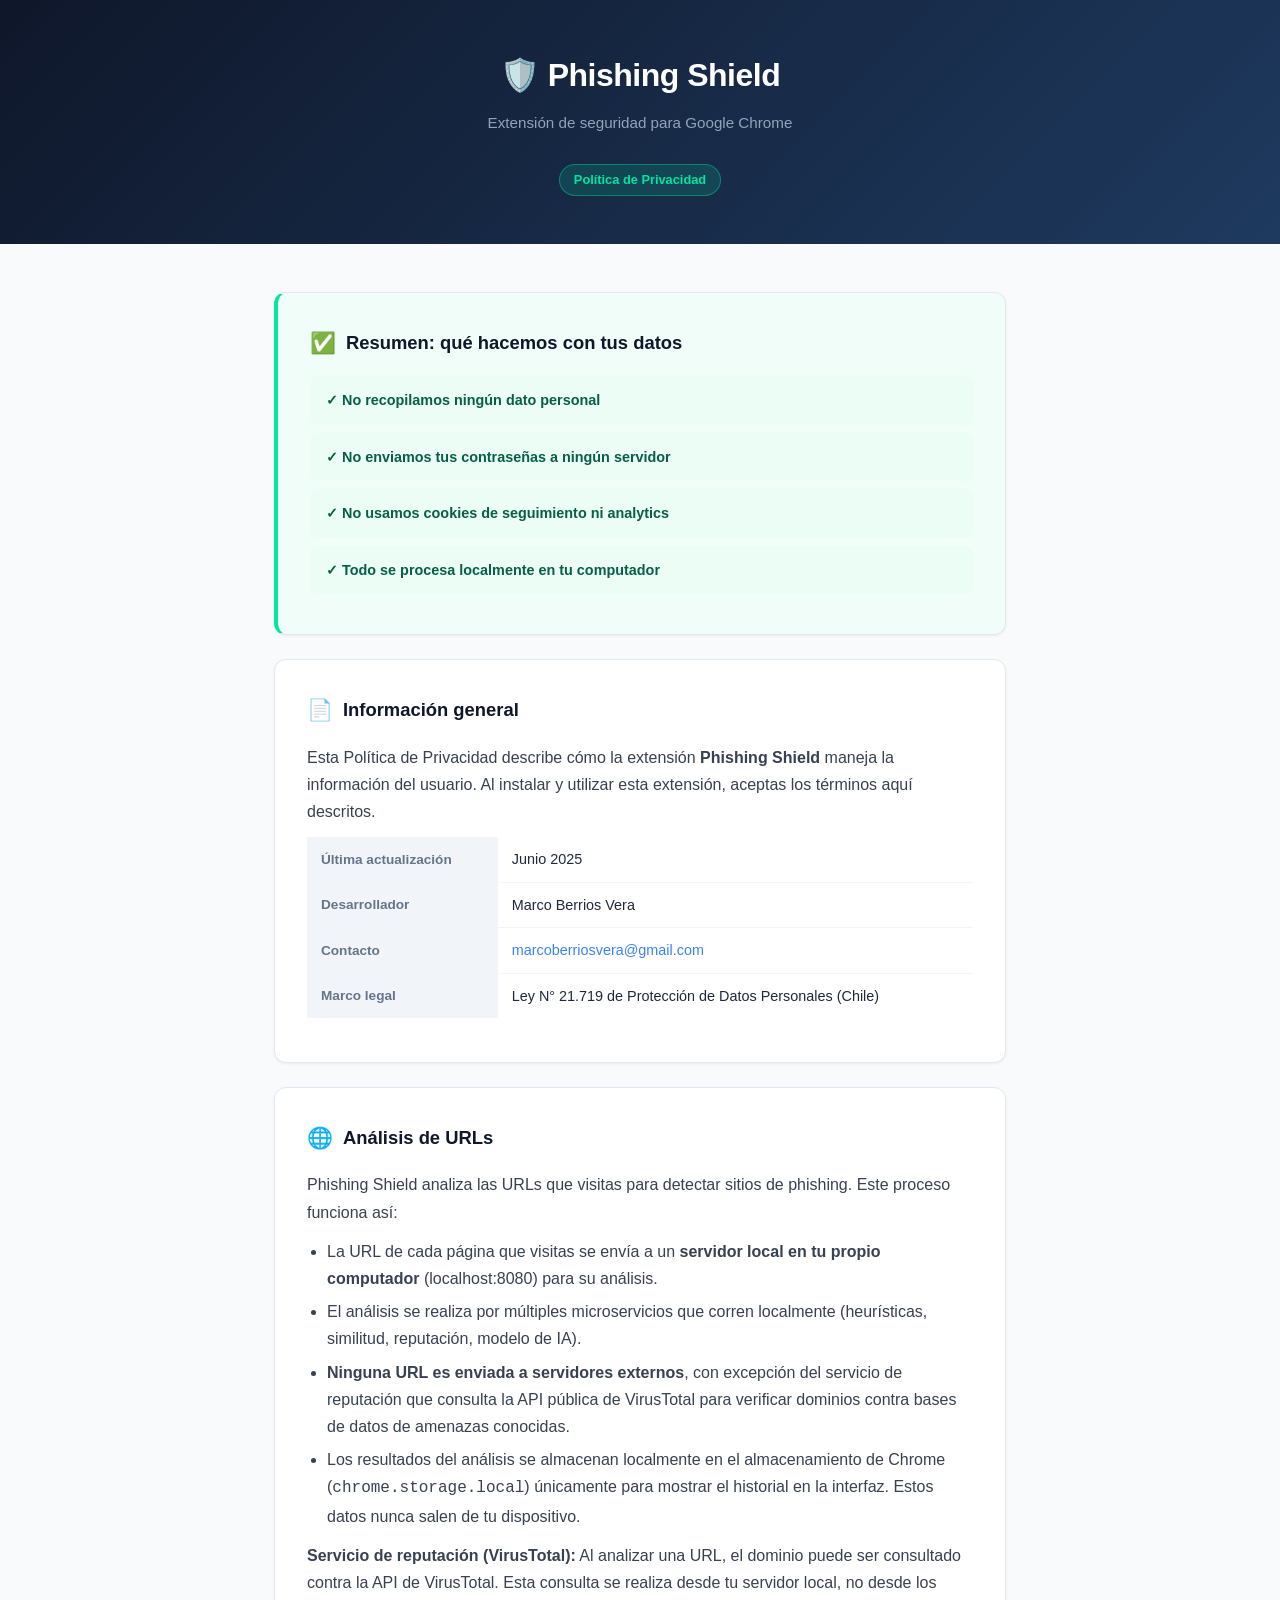
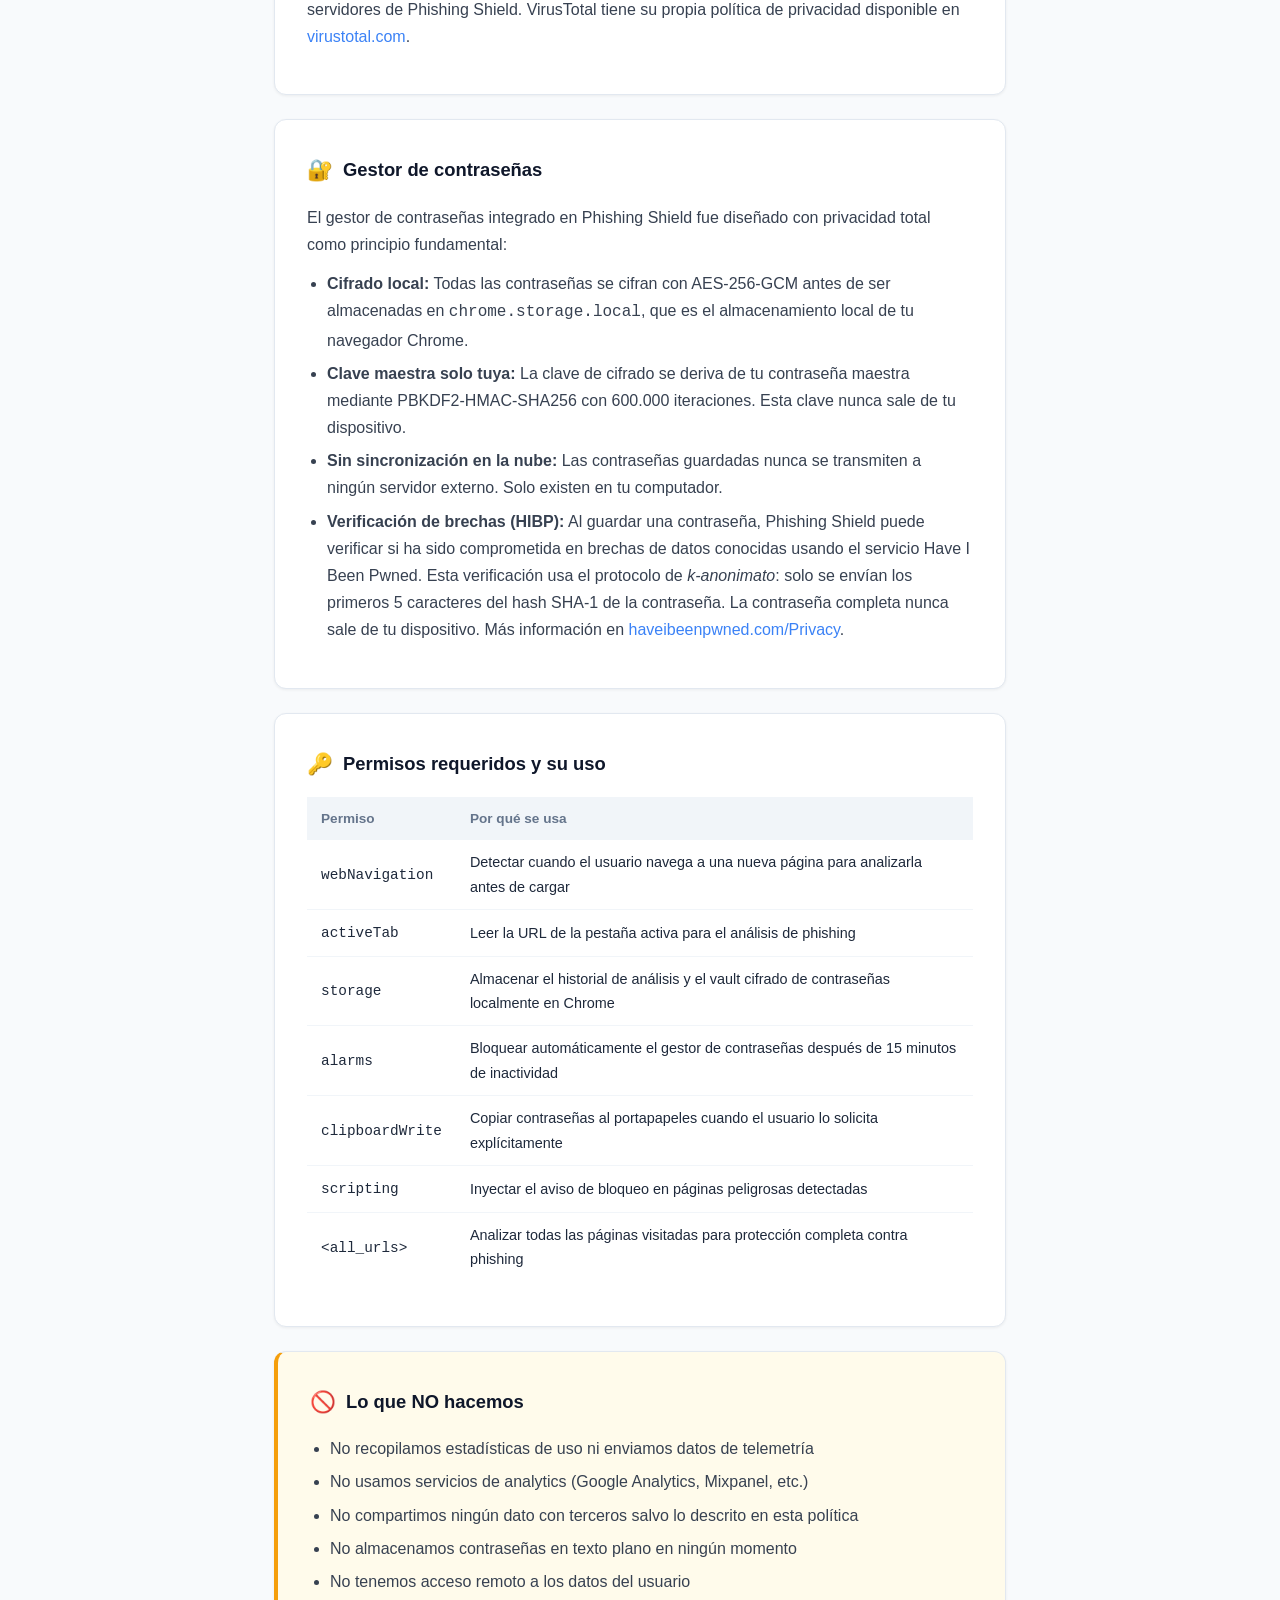
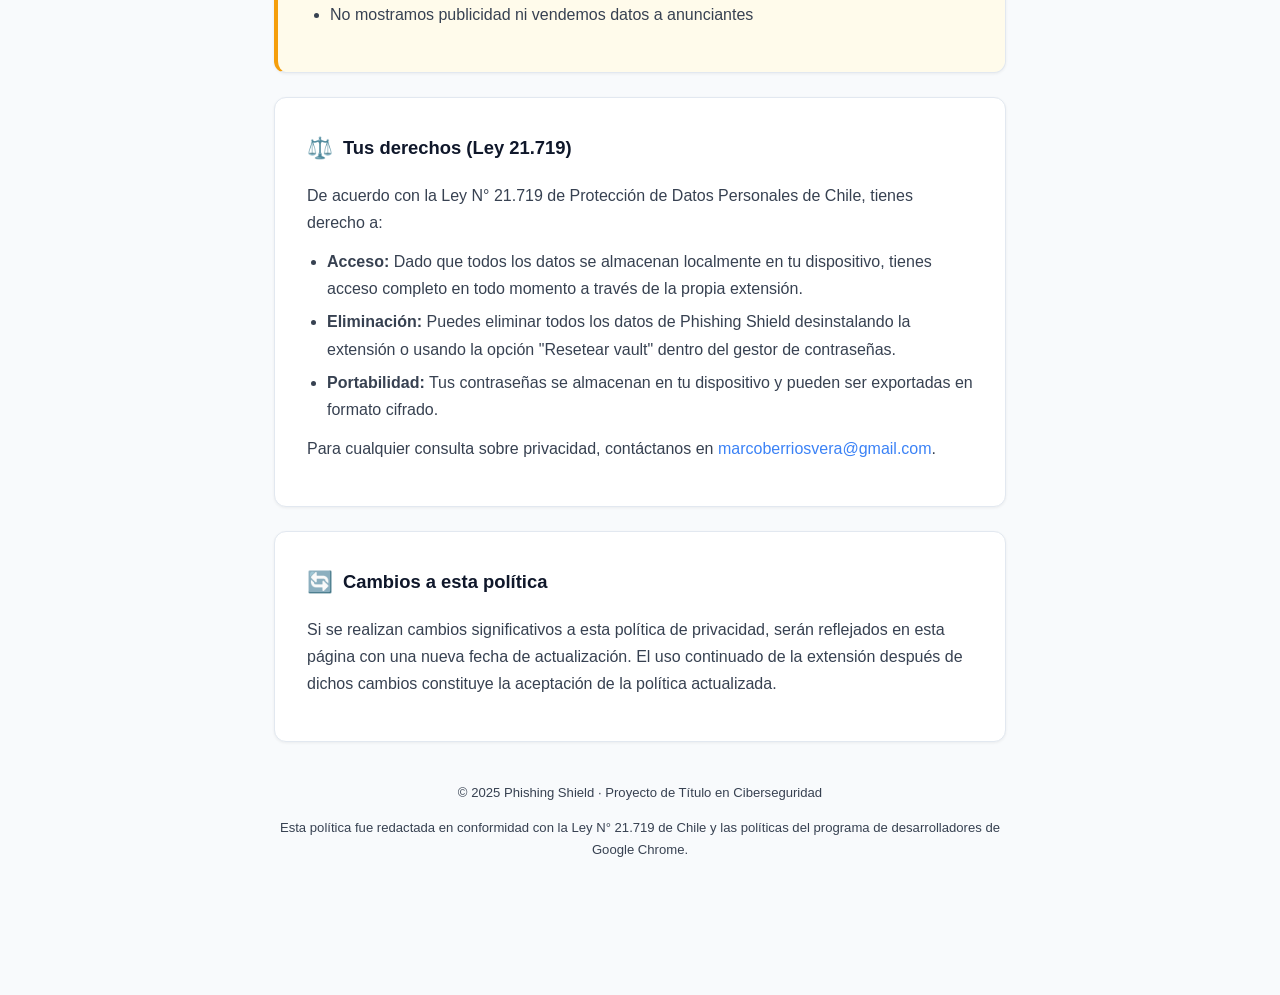
<file: store/privacy-policy.html>
<!DOCTYPE html>
<html lang="es">
<head>
  <meta charset="UTF-8">
  <meta name="viewport" content="width=device-width, initial-scale=1.0">
  <title>Política de Privacidad — Phishing Shield</title>
  <style>
    * { box-sizing: border-box; margin: 0; padding: 0; }
    body {
      font-family: -apple-system, BlinkMacSystemFont, 'Segoe UI', Roboto, sans-serif;
      background: #f8fafc;
      color: #1e293b;
      line-height: 1.7;
      font-size: 16px;
    }
    header {
      background: linear-gradient(135deg, #0f172a 0%, #1e3a5f 100%);
      color: white;
      padding: 48px 24px;
      text-align: center;
    }
    header h1 { font-size: 2rem; font-weight: 800; letter-spacing: -0.5px; }
    header p  { margin-top: 8px; color: #94a3b8; font-size: 0.95rem; }
    .badge {
      display: inline-block;
      margin-top: 16px;
      background: rgba(0,229,160,0.15);
      border: 1px solid rgba(0,229,160,0.4);
      color: #00e5a0;
      padding: 4px 14px;
      border-radius: 20px;
      font-size: 0.8rem;
      font-weight: 600;
    }
    main {
      max-width: 780px;
      margin: 48px auto;
      padding: 0 24px 80px;
    }
    .card {
      background: white;
      border-radius: 12px;
      border: 1px solid #e2e8f0;
      padding: 32px;
      margin-bottom: 24px;
      box-shadow: 0 1px 3px rgba(0,0,0,0.06);
    }
    .card.highlight {
      border-left: 4px solid #00e5a0;
      background: #f0fdf9;
    }
    .card.warning {
      border-left: 4px solid #f59e0b;
      background: #fffbeb;
    }
    h2 {
      font-size: 1.15rem;
      font-weight: 700;
      color: #0f172a;
      margin-bottom: 16px;
      display: flex;
      align-items: center;
      gap: 10px;
    }
    h2 .icon { font-size: 1.3rem; }
    p { margin-bottom: 12px; color: #374151; }
    ul { margin: 8px 0 12px 20px; }
    li { margin-bottom: 6px; color: #374151; }
    .no-data {
      display: flex;
      align-items: center;
      gap: 12px;
      padding: 12px 16px;
      background: #ecfdf5;
      border-radius: 8px;
      margin: 8px 0;
      font-weight: 600;
      color: #065f46;
      font-size: 0.9rem;
    }
    .meta {
      text-align: center;
      color: #94a3b8;
      font-size: 0.82rem;
      margin-top: 40px;
    }
    a { color: #3b82f6; text-decoration: none; }
    a:hover { text-decoration: underline; }
    table { width: 100%; border-collapse: collapse; margin: 12px 0; }
    th { background: #f1f5f9; text-align: left; padding: 10px 14px; font-size: 0.85rem; color: #64748b; }
    td { padding: 10px 14px; border-bottom: 1px solid #f1f5f9; font-size: 0.9rem; }
    tr:last-child td { border-bottom: none; }
  </style>
</head>
<body>

<header>
  <h1>🛡️ Phishing Shield</h1>
  <p>Extensión de seguridad para Google Chrome</p>
  <span class="badge">Política de Privacidad</span>
</header>

<main>

  <!-- Resumen ejecutivo -->
  <div class="card highlight">
    <h2><span class="icon">✅</span> Resumen: qué hacemos con tus datos</h2>
    <div class="no-data">✓ No recopilamos ningún dato personal</div>
    <div class="no-data">✓ No enviamos tus contraseñas a ningún servidor</div>
    <div class="no-data">✓ No usamos cookies de seguimiento ni analytics</div>
    <div class="no-data">✓ Todo se procesa localmente en tu computador</div>
  </div>

  <!-- Fecha y alcance -->
  <div class="card">
    <h2><span class="icon">📄</span> Información general</h2>
    <p>Esta Política de Privacidad describe cómo la extensión <strong>Phishing Shield</strong> maneja la información del usuario. Al instalar y utilizar esta extensión, aceptas los términos aquí descritos.</p>
    <table>
      <tr><th>Última actualización</th><td>Junio 2025</td></tr>
      <tr><th>Desarrollador</th><td>Marco Berrios Vera</td></tr>
      <tr><th>Contacto</th><td><a href="mailto:marcoberriosvera@gmail.com">marcoberriosvera@gmail.com</a></td></tr>
      <tr><th>Marco legal</th><td>Ley N° 21.719 de Protección de Datos Personales (Chile)</td></tr>
    </table>
  </div>

  <!-- Datos de navegación -->
  <div class="card">
    <h2><span class="icon">🌐</span> Análisis de URLs</h2>
    <p>Phishing Shield analiza las URLs que visitas para detectar sitios de phishing. Este proceso funciona así:</p>
    <ul>
      <li>La URL de cada página que visitas se envía a un <strong>servidor local en tu propio computador</strong> (localhost:8080) para su análisis.</li>
      <li>El análisis se realiza por múltiples microservicios que corren localmente (heurísticas, similitud, reputación, modelo de IA).</li>
      <li><strong>Ninguna URL es enviada a servidores externos</strong>, con excepción del servicio de reputación que consulta la API pública de VirusTotal para verificar dominios contra bases de datos de amenazas conocidas.</li>
      <li>Los resultados del análisis se almacenan localmente en el almacenamiento de Chrome (<code>chrome.storage.local</code>) únicamente para mostrar el historial en la interfaz. Estos datos nunca salen de tu dispositivo.</li>
    </ul>
    <p><strong>Servicio de reputación (VirusTotal):</strong> Al analizar una URL, el dominio puede ser consultado contra la API de VirusTotal. Esta consulta se realiza desde tu servidor local, no desde los servidores de Phishing Shield. VirusTotal tiene su propia política de privacidad disponible en <a href="https://www.virustotal.com/gui/privacy-policy" target="_blank">virustotal.com</a>.</p>
  </div>

  <!-- Gestor de contraseñas -->
  <div class="card">
    <h2><span class="icon">🔐</span> Gestor de contraseñas</h2>
    <p>El gestor de contraseñas integrado en Phishing Shield fue diseñado con privacidad total como principio fundamental:</p>
    <ul>
      <li><strong>Cifrado local:</strong> Todas las contraseñas se cifran con AES-256-GCM antes de ser almacenadas en <code>chrome.storage.local</code>, que es el almacenamiento local de tu navegador Chrome.</li>
      <li><strong>Clave maestra solo tuya:</strong> La clave de cifrado se deriva de tu contraseña maestra mediante PBKDF2-HMAC-SHA256 con 600.000 iteraciones. Esta clave nunca sale de tu dispositivo.</li>
      <li><strong>Sin sincronización en la nube:</strong> Las contraseñas guardadas nunca se transmiten a ningún servidor externo. Solo existen en tu computador.</li>
      <li><strong>Verificación de brechas (HIBP):</strong> Al guardar una contraseña, Phishing Shield puede verificar si ha sido comprometida en brechas de datos conocidas usando el servicio Have I Been Pwned. Esta verificación usa el protocolo de <em>k-anonimato</em>: solo se envían los primeros 5 caracteres del hash SHA-1 de la contraseña. La contraseña completa nunca sale de tu dispositivo. Más información en <a href="https://haveibeenpwned.com/Privacy" target="_blank">haveibeenpwned.com/Privacy</a>.</li>
    </ul>
  </div>

  <!-- Permisos -->
  <div class="card">
    <h2><span class="icon">🔑</span> Permisos requeridos y su uso</h2>
    <table>
      <tr>
        <th>Permiso</th>
        <th>Por qué se usa</th>
      </tr>
      <tr>
        <td><code>webNavigation</code></td>
        <td>Detectar cuando el usuario navega a una nueva página para analizarla antes de cargar</td>
      </tr>
      <tr>
        <td><code>activeTab</code></td>
        <td>Leer la URL de la pestaña activa para el análisis de phishing</td>
      </tr>
      <tr>
        <td><code>storage</code></td>
        <td>Almacenar el historial de análisis y el vault cifrado de contraseñas localmente en Chrome</td>
      </tr>
      <tr>
        <td><code>alarms</code></td>
        <td>Bloquear automáticamente el gestor de contraseñas después de 15 minutos de inactividad</td>
      </tr>
      <tr>
        <td><code>clipboardWrite</code></td>
        <td>Copiar contraseñas al portapapeles cuando el usuario lo solicita explícitamente</td>
      </tr>
      <tr>
        <td><code>scripting</code></td>
        <td>Inyectar el aviso de bloqueo en páginas peligrosas detectadas</td>
      </tr>
      <tr>
        <td><code>&lt;all_urls&gt;</code></td>
        <td>Analizar todas las páginas visitadas para protección completa contra phishing</td>
      </tr>
    </table>
  </div>

  <!-- Datos que NO recopilamos -->
  <div class="card warning">
    <h2><span class="icon">🚫</span> Lo que NO hacemos</h2>
    <ul>
      <li>No recopilamos estadísticas de uso ni enviamos datos de telemetría</li>
      <li>No usamos servicios de analytics (Google Analytics, Mixpanel, etc.)</li>
      <li>No compartimos ningún dato con terceros salvo lo descrito en esta política</li>
      <li>No almacenamos contraseñas en texto plano en ningún momento</li>
      <li>No tenemos acceso remoto a los datos del usuario</li>
      <li>No mostramos publicidad ni vendemos datos a anunciantes</li>
    </ul>
  </div>

  <!-- Derechos del usuario -->
  <div class="card">
    <h2><span class="icon">⚖️</span> Tus derechos (Ley 21.719)</h2>
    <p>De acuerdo con la Ley N° 21.719 de Protección de Datos Personales de Chile, tienes derecho a:</p>
    <ul>
      <li><strong>Acceso:</strong> Dado que todos los datos se almacenan localmente en tu dispositivo, tienes acceso completo en todo momento a través de la propia extensión.</li>
      <li><strong>Eliminación:</strong> Puedes eliminar todos los datos de Phishing Shield desinstalando la extensión o usando la opción "Resetear vault" dentro del gestor de contraseñas.</li>
      <li><strong>Portabilidad:</strong> Tus contraseñas se almacenan en tu dispositivo y pueden ser exportadas en formato cifrado.</li>
    </ul>
    <p>Para cualquier consulta sobre privacidad, contáctanos en <a href="mailto:marcoberriosvera@gmail.com">marcoberriosvera@gmail.com</a>.</p>
  </div>

  <!-- Cambios -->
  <div class="card">
    <h2><span class="icon">🔄</span> Cambios a esta política</h2>
    <p>Si se realizan cambios significativos a esta política de privacidad, serán reflejados en esta página con una nueva fecha de actualización. El uso continuado de la extensión después de dichos cambios constituye la aceptación de la política actualizada.</p>
  </div>

  <div class="meta">
    <p>© 2025 Phishing Shield · Proyecto de Título en Ciberseguridad</p>
    <p style="margin-top:4px">Esta política fue redactada en conformidad con la Ley N° 21.719 de Chile y las políticas del programa de desarrolladores de Google Chrome.</p>
  </div>

</main>
</body>
</html>
</file>
<file: presentation/style.css>
/* Custom Modern Styling for Presentation Slides */
@import url('https://fonts.googleapis.com/css2?family=Inter:wght@300;400;600;800&family=Outfit:wght@400;700;900&family=Fira+Code:wght@400;600&display=swap');

:root {
    --bg-main: #090d13;
    --bg-card: rgba(22, 27, 34, 0.7);
    --border-color: #30363d;
    --text-main: #f0f6fc;
    --text-muted: #8b949e;
    
    /* Vibrant Accent Colors */
    --accent-blue: #58a6ff;
    --accent-blue-glow: rgba(88, 166, 255, 0.2);
    --accent-green: #3fb950;
    --accent-green-glow: rgba(63, 185, 80, 0.2);
    --accent-red: #ff7b72;
    --accent-red-glow: rgba(255, 123, 114, 0.2);
    --accent-yellow: #d29922;
    --accent-yellow-glow: rgba(210, 153, 34, 0.2);
    --accent-purple: #bc8cff;
    --accent-purple-glow: rgba(188, 140, 255, 0.2);
    
    --transition-speed: 0.5s;
}

* {
    box-sizing: border-box;
    margin: 0;
    padding: 0;
}

body {
    background-color: var(--bg-main);
    color: var(--text-main);
    font-family: 'Inter', system-ui, -apple-system, sans-serif;
    overflow: hidden;
    height: 100vh;
    display: flex;
    flex-direction: column;
    justify-content: center;
    align-items: center;
}

/* Floating Logo Header (Corner Branding) */
.logo-header {
    position: fixed;
    top: 20px;
    left: 40px;
    display: flex;
    align-items: center;
    gap: 12px;
    z-index: 10;
    background: rgba(22, 27, 34, 0.6);
    border: 1px solid var(--border-color);
    padding: 8px 16px;
    border-radius: 12px;
    backdrop-filter: blur(8px);
    -webkit-backdrop-filter: blur(8px);
}

.logo-header img {
    height: 26px;
    width: auto;
    border-radius: 6px;
}

.logo-header span {
    font-family: 'Outfit', sans-serif;
    font-size: 0.9rem;
    font-weight: 700;
    color: var(--text-main);
    letter-spacing: 0.5px;
}

/* Progress Bar */
.progress-container {
    width: 100%;
    height: 6px;
    background: rgba(255, 255, 255, 0.05);
    position: fixed;
    top: 0;
    left: 0;
    z-index: 100;
}

.progress-bar {
    height: 100%;
    width: 10%;
    background: linear-gradient(90deg, var(--accent-blue), var(--accent-purple), var(--accent-green));
    box-shadow: 0 0 10px rgba(88, 166, 255, 0.5);
    transition: width 0.3s cubic-bezier(0.1, 0.8, 0.3, 1);
}

/* Presentation Canvas */
.presentation-container {
    width: 90%;
    max-width: 1100px;
    height: 80vh;
    position: relative;
    display: flex;
    justify-content: center;
    align-items: center;
}

/* Slides styling */
.slide {
    position: absolute;
    width: 100%;
    height: 100%;
    opacity: 0;
    visibility: hidden;
    transform: scale(0.95) translateY(20px);
    transition: all var(--transition-speed) cubic-bezier(0.25, 1, 0.5, 1);
    background: var(--bg-card);
    border: 1px solid var(--border-color);
    border-radius: 20px;
    backdrop-filter: blur(12px);
    -webkit-backdrop-filter: blur(12px);
    box-shadow: 0 20px 50px rgba(0, 0, 0, 0.4);
    padding: 40px;
    display: flex;
    justify-content: center;
    align-items: center;
    overflow-y: auto;
}

.slide.active {
    opacity: 1;
    visibility: visible;
    transform: scale(1) translateY(0);
}

/* Slide Content */
.slide-content {
    width: 100%;
    max-height: 100%;
}

/* Slide Titles */
h2 {
    font-family: 'Outfit', sans-serif;
    font-size: 2.2rem;
    font-weight: 800;
    margin-bottom: 10px;
    display: flex;
    align-items: center;
    gap: 15px;
    color: var(--text-main);
}

.section-intro {
    color: var(--text-muted);
    font-size: 1.1rem;
    margin-bottom: 30px;
}

/* Cover Slide specific */
.cover-slide {
    text-align: center;
    display: flex;
    flex-direction: column;
    align-items: center;
    justify-content: center;
    height: 100%;
}

.cover-logo {
    margin-bottom: 15px;
}

.cover-logo img {
    width: 90px;
    height: auto;
    border-radius: 16px;
    border: 2px solid var(--border-color);
    box-shadow: 0 10px 25px rgba(0, 0, 0, 0.5);
}

.badge {
    background: rgba(88, 166, 255, 0.1);
    border: 1px solid var(--accent-blue);
    padding: 6px 14px;
    border-radius: 20px;
    font-size: 0.85rem;
    font-weight: 600;
    color: var(--accent-blue);
    margin-bottom: 20px;
    letter-spacing: 1px;
}

.badge.success {
    background: rgba(63, 185, 80, 0.1);
    border-color: var(--accent-green);
    color: var(--accent-green);
}

h1.glow-text {
    font-family: 'Outfit', sans-serif;
    font-size: 5rem;
    font-weight: 900;
    letter-spacing: -2px;
    margin-bottom: 15px;
    background: linear-gradient(135deg, #fff 30%, var(--accent-blue) 70%, var(--accent-purple));
    -webkit-background-clip: text;
    -webkit-text-fill-color: transparent;
    filter: drop-shadow(0 0 20px rgba(88, 166, 255, 0.3));
}

.subtitle {
    font-size: 1.4rem;
    color: var(--text-muted);
    max-width: 800px;
    margin-bottom: 40px;
    line-height: 1.5;
}

.cover-details {
    display: grid;
    grid-template-columns: 1fr 1fr;
    gap: 20px;
    text-align: left;
    max-width: 750px;
    width: 100%;
    padding: 25px;
    background: rgba(255, 255, 255, 0.02);
    border: 1px solid rgba(255, 255, 255, 0.05);
    border-radius: 16px;
    font-size: 0.95rem;
    margin-bottom: 30px;
}

.cover-details p {
    color: var(--text-muted);
}

.cover-details strong {
    color: var(--text-main);
}

.year-badge {
    font-family: 'Fira Code', monospace;
    font-size: 1.1rem;
    color: var(--accent-blue);
}

/* Grids and Layouts */
.grid-2 {
    display: grid;
    grid-template-columns: 1.2fr 1fr;
    gap: 30px;
    align-items: start;
}

/* Card Styling */
.card {
    background: rgba(255, 255, 255, 0.02);
    border: 1px solid var(--border-color);
    border-radius: 16px;
    padding: 25px;
    transition: all 0.3s ease;
}

.card h3 {
    font-size: 1.35rem;
    font-weight: 700;
    margin-bottom: 15px;
    display: flex;
    align-items: center;
    gap: 10px;
}

.card ul {
    list-style: none;
    padding-left: 0;
}

.card ul li {
    margin-bottom: 15px;
    position: relative;
    padding-left: 20px;
    line-height: 1.5;
    font-size: 0.95rem;
}

.card ul li::before {
    content: "•";
    color: var(--accent-blue);
    font-size: 1.5rem;
    position: absolute;
    left: 0;
    top: -2px;
}

.border-red {
    border-color: rgba(255, 123, 114, 0.3);
}

.border-green {
    border-color: rgba(63, 185, 80, 0.3);
}

.border-blue {
    border-color: rgba(88, 166, 255, 0.3);
}

.border-yellow {
    border-color: rgba(210, 153, 34, 0.3);
}

/* Flex Cards (Slide 3) */
.flex-cards {
    display: flex;
    gap: 20px;
}

.flex-cards .card {
    flex: 1;
    text-align: center;
    padding: 35px 20px;
}

.card-icon {
    font-size: 2.5rem;
    margin-bottom: 20px;
    filter: drop-shadow(0 0 10px rgba(255, 255, 255, 0.1));
}

.flex-cards .card p {
    color: var(--text-muted);
    font-size: 0.95rem;
    line-height: 1.5;
    margin-top: 10px;
}

.hover-glow:hover {
    transform: translateY(-5px);
    border-color: var(--accent-blue);
    box-shadow: 0 10px 25px var(--accent-blue-glow);
}

/* Stats Panel (Slide 2) */
.stats-panel {
    display: flex;
    flex-direction: column;
    gap: 20px;
}

.stat-card {
    background: rgba(255, 255, 255, 0.01);
    border: 1px solid var(--border-color);
    border-radius: 12px;
    padding: 20px;
    display: flex;
    align-items: center;
    gap: 20px;
}

.stat-num {
    font-family: 'Outfit', sans-serif;
    font-size: 2.5rem;
    font-weight: 900;
}

.stat-lbl {
    font-size: 0.95rem;
    color: var(--text-muted);
    line-height: 1.3;
}

/* Interactive Architecture (Slide 4) */
.interactive-arch {
    display: flex;
    justify-content: space-between;
    align-items: center;
    margin: 40px 0;
    background: rgba(255, 255, 255, 0.01);
    padding: 20px;
    border-radius: 16px;
    border: 1px solid var(--border-color);
}

.arch-node {
    flex: 1;
    max-width: 220px;
    padding: 25px 15px;
    background: #161b22;
    border: 1px solid var(--border-color);
    border-radius: 12px;
    display: flex;
    flex-direction: column;
    align-items: center;
    gap: 12px;
    cursor: pointer;
    transition: all 0.3s ease;
}

.arch-node i {
    font-size: 2.2rem;
    color: var(--text-muted);
    transition: color 0.3s;
}

.arch-node span {
    font-size: 0.95rem;
    font-weight: 600;
    color: var(--text-muted);
}

.arch-node:hover {
    border-color: var(--accent-blue);
    background: rgba(88, 166, 255, 0.05);
}

.arch-node.active {
    border-color: var(--accent-blue);
    background: rgba(88, 166, 255, 0.1);
    box-shadow: 0 0 20px var(--accent-blue-glow);
}

.arch-node.active i {
    color: var(--accent-blue);
}

.arch-node.active span {
    color: var(--text-main);
}

.arch-arrow {
    color: var(--border-color);
    font-size: 1.5rem;
}

.arch-description-card {
    min-height: 120px;
}

/* Engines List (Slide 5) */
.engines-list {
    display: flex;
    flex-direction: column;
    gap: 15px;
    margin-top: 20px;
}

.engine-row {
    display: flex;
    align-items: center;
    background: rgba(255, 255, 255, 0.02);
    border: 1px solid var(--border-color);
    border-radius: 12px;
    padding: 18px 25px;
    transition: all 0.3s;
}

.engine-row:hover {
    background: rgba(255, 255, 255, 0.04);
    border-color: var(--border-color);
}

.engine-tag {
    font-family: 'Fira Code', monospace;
    font-size: 0.9rem;
    font-weight: 600;
    padding: 6px 14px;
    border-radius: 8px;
    width: 220px;
    text-align: center;
    flex-shrink: 0;
}

.tag-go {
    background: rgba(88, 166, 255, 0.1);
    color: var(--accent-blue);
    border: 1px solid var(--accent-blue);
}

.tag-python {
    background: rgba(188, 140, 255, 0.1);
    color: var(--accent-purple);
    border: 1px solid var(--accent-purple);
}

.engine-desc {
    margin-left: 30px;
    font-size: 0.95rem;
    color: var(--text-muted);
    line-height: 1.4;
}

/* Timer Display (Slide 6) */
.timer-display {
    display: flex;
    align-items: center;
    justify-content: center;
    gap: 20px;
    padding: 25px;
    background: rgba(210, 153, 34, 0.05);
    border: 1px solid var(--accent-yellow);
    border-radius: 12px;
    margin: 20px 0;
}

.timer-num {
    font-family: 'Outfit', sans-serif;
    font-size: 3rem;
    font-weight: 900;
    color: var(--accent-yellow);
}

.timer-lbl {
    font-size: 1.1rem;
    font-weight: 600;
}

.timer-note {
    color: var(--text-muted);
    font-size: 0.85rem;
    text-align: center;
    line-height: 1.4;
}

/* SOC Live logs Preview (Slide 7) */
.soc-preview-card {
    background: #0d1117;
    border: 1px solid var(--border-color);
    border-radius: 12px;
    overflow: hidden;
    height: 250px;
    display: flex;
    flex-direction: column;
}

.soc-header {
    background: #161b22;
    padding: 10px 15px;
    border-bottom: 1px solid var(--border-color);
    display: flex;
    align-items: center;
    gap: 10px;
}

.dot-red {
    width: 10px;
    height: 10px;
    background: var(--accent-red);
    border-radius: 50%;
    animation: pulse 1.5s infinite;
}

.soc-title {
    font-family: 'Fira Code', monospace;
    font-size: 0.8rem;
    color: var(--text-muted);
    font-weight: bold;
}

.soc-logs {
    padding: 15px;
    font-family: 'Fira Code', monospace;
    font-size: 0.8rem;
    overflow-y: auto;
    display: flex;
    flex-direction: column;
    gap: 12px;
}

.log-line {
    line-height: 1.4;
}

.log-time {
    color: var(--text-muted);
}

.log-tag {
    font-weight: bold;
    padding: 2px 6px;
    border-radius: 4px;
}

.log-tag.red {
    background: rgba(255, 123, 114, 0.1);
    color: var(--accent-red);
}

.log-tag.yellow {
    background: rgba(210, 153, 34, 0.1);
    color: var(--accent-yellow);
}

/* Chart Panel (Slide 8) */
.chart-panel {
    display: flex;
    flex-direction: column;
    gap: 15px;
}

.bar-row {
    display: grid;
    grid-template-columns: 200px 1fr;
    align-items: center;
    gap: 15px;
}

.bar-label {
    font-size: 0.9rem;
    color: var(--text-muted);
}

.bar-container {
    background: rgba(255, 255, 255, 0.05);
    height: 24px;
    border-radius: 12px;
    overflow: hidden;
}

.bar {
    height: 100%;
    display: flex;
    align-items: center;
    justify-content: flex-end;
    padding-right: 12px;
    font-family: 'Fira Code', monospace;
    font-size: 0.75rem;
    font-weight: bold;
    color: #fff;
    border-radius: 12px;
    animation: loadBar 1.2s cubic-bezier(0.1, 0.8, 0.3, 1) forwards;
    width: 0%;
}

.bg-green { background: var(--accent-green); }
.bg-blue { background: var(--accent-blue); }
.bg-purple { background: var(--accent-purple); }
.bg-gradient {
    background: linear-gradient(90deg, var(--accent-blue), var(--accent-purple));
    box-shadow: 0 0 10px rgba(188, 140, 255, 0.3);
}

.highlight-row {
    margin-top: 10px;
    border-top: 1px solid var(--border-color);
    padding-top: 15px;
}

/* Revenue details (Slide 9) */
.revenue-item {
    background: rgba(255, 255, 255, 0.01);
    border-left: 4px solid var(--accent-green);
    padding: 10px 15px;
    border-radius: 0 8px 8px 0;
}

.rev-title {
    font-size: 1rem;
    font-weight: 600;
    display: block;
    margin-bottom: 5px;
}

.rev-val {
    font-family: 'Outfit', sans-serif;
    font-size: 1.3rem;
    font-weight: bold;
    color: var(--accent-green);
    display: block;
    margin-bottom: 8px;
}

.revenue-item p {
    font-size: 0.85rem;
    color: var(--text-muted);
    line-height: 1.4;
}

/* Final Slide (Slide 10) */
.final-slide {
    height: 100%;
    justify-content: center;
}

.bullets-final {
    margin: 30px 0;
    display: flex;
    flex-direction: column;
    gap: 15px;
}

.bullets-final p {
    font-size: 1.2rem;
    font-weight: 600;
    display: flex;
    align-items: center;
    gap: 15px;
}

.thanks-text {
    font-size: 1.3rem;
    color: var(--text-muted);
    line-height: 1.6;
    margin-top: 20px;
}

.thanks-text strong {
    color: var(--accent-blue);
}

/* Navigation controls */
.nav-controls {
    position: absolute;
    bottom: -60px;
    display: flex;
    align-items: center;
    gap: 25px;
}

.nav-btn {
    background: #161b22;
    border: 1px solid var(--border-color);
    color: var(--text-main);
    width: 45px;
    height: 45px;
    border-radius: 50%;
    cursor: pointer;
    display: flex;
    justify-content: center;
    align-items: center;
    font-size: 1.1rem;
    transition: all 0.2s;
}

.nav-btn:hover {
    border-color: var(--accent-blue);
    background: rgba(88, 166, 255, 0.1);
    color: var(--accent-blue);
    box-shadow: 0 0 10px var(--accent-blue-glow);
}

.slide-counter {
    font-family: 'Fira Code', monospace;
    font-size: 0.95rem;
    color: var(--text-muted);
}

/* Helper styles */
.text-red { color: var(--accent-red); }
.text-green { color: var(--accent-green); }
.text-blue { color: var(--accent-blue); }
.text-yellow { color: var(--accent-yellow); }
.text-purple { color: var(--accent-purple); }
.font-bold { font-weight: bold; }
.margin-top-20 { margin-top: 20px; }

/* Animations */
@keyframes pulse {
    0% { opacity: 0.4; }
    50% { opacity: 1; }
    100% { opacity: 0.4; }
}

@keyframes loadBar {
    from { width: 0%; }
}
</file>
<file: dashboard/landing.css>
/* ==========================================================================
   Phishing Shield Landing CSS - Premium Cyber NOC theme
   ========================================================================== */

/* DESIGN SYSTEM TOKENS */
:root {
    --bg-dark: #050811;
    --bg-panel: #0a0e1a;
    --bg-glass: rgba(10, 14, 26, 0.75);
    --border-glass: rgba(255, 255, 255, 0.06);
    
    /* Neon Cyber Palette */
    --neon-blue: #00d2ff;
    --neon-green: #00ff87;
    --neon-red: #ff0055;
    --neon-purple: #9d4edd;
    
    /* Text Colors */
    --text-main: #f3f4f6;
    --text-muted: #9ca3af;
    --text-dark: #1f2937;
    
    /* Fonts & Transitions */
    --font-primary: 'Outfit', sans-serif;
    --transition-smooth: all 0.3s cubic-bezier(0.4, 0, 0.2, 1);
}

/* RESET */
* {
    margin: 0;
    padding: 0;
    box-sizing: border-box;
    scroll-behavior: smooth;
}

body {
    font-family: var(--font-primary);
    background-color: var(--bg-dark);
    color: var(--text-main);
    overflow-x: hidden;
    line-height: 1.6;
}

a {
    color: inherit;
    text-decoration: none;
    transition: var(--transition-smooth);
}

ul {
    list-style: none;
}

img {
    max-width: 100%;
    height: auto;
}

/* UTILITY CLASSES */
.container {
    width: 100%;
    max-width: 1200px;
    margin: 0 auto;
    padding: 0 24px;
}

.text-center {
    text-align: center;
}

.glass {
    background: var(--bg-glass);
    backdrop-filter: blur(16px);
    -webkit-backdrop-filter: blur(16px);
    border: 1px solid var(--border-glass);
    border-radius: 16px;
}

.highlight {
    color: var(--neon-blue);
    text-shadow: 0 0 10px rgba(0, 210, 255, 0.3);
}

/* Neon Text Accents */
.neon-text-blue {
    color: var(--neon-blue);
    text-shadow: 0 0 8px rgba(0, 210, 255, 0.5);
}

.neon-text-green {
    color: var(--neon-green);
    text-shadow: 0 0 8px rgba(0, 255, 135, 0.5);
}

.neon-text-red {
    color: var(--neon-red);
    text-shadow: 0 0 8px rgba(255, 0, 85, 0.5);
}

.badge {
    display: inline-block;
    padding: 6px 12px;
    font-size: 0.8rem;
    font-weight: 700;
    letter-spacing: 0.05em;
    border-radius: 50px;
    background: rgba(255, 255, 255, 0.03);
    border: 1px solid rgba(255, 255, 255, 0.08);
    margin-bottom: 20px;
}

/* BUTTONS */
.btn {
    display: inline-flex;
    align-items: center;
    justify-content: center;
    font-family: var(--font-primary);
    font-weight: 600;
    padding: 10px 20px;
    border-radius: 8px;
    cursor: pointer;
    transition: var(--transition-smooth);
    border: none;
    outline: none;
}

.btn-large {
    padding: 14px 28px;
    font-size: 1.05rem;
    border-radius: 10px;
}

.btn-small {
    padding: 8px 16px;
    font-size: 0.85rem;
}

.btn-neon-blue {
    background: var(--neon-blue);
    color: var(--bg-dark);
}

.btn-neon-blue:hover {
    background: #54e2ff;
    transform: translateY(-2px);
}

.btn-neon-green {
    background: var(--neon-green);
    color: var(--bg-dark);
}

.btn-neon-green:hover {
    background: #47ffab;
    transform: translateY(-2px);
}

.btn-outline {
    background: transparent;
    border: 2px solid var(--border-glass);
    color: var(--text-main);
}

.btn-outline:hover {
    border-color: var(--neon-blue);
    background: rgba(0, 210, 255, 0.05);
    color: var(--neon-blue);
}

/* Glow Shadows */
.glow-blue:hover {
    box-shadow: 0 0 20px rgba(0, 210, 255, 0.4);
}

.glow-green:hover {
    box-shadow: 0 0 20px rgba(0, 255, 135, 0.4);
}

/* NAVBAR */
.navbar-container {
    position: fixed;
    top: 20px;
    left: 0;
    width: 100%;
    z-index: 1000;
}

.navbar {
    display: flex;
    justify-content: space-between;
    align-items: center;
    max-width: 1152px;
    margin: 0 auto;
    padding: 12px 32px;
    border-radius: 50px;
    box-shadow: 0 8px 32px rgba(0, 0, 0, 0.4);
}

.logo-area {
    display: flex;
    align-items: center;
    gap: 12px;
}

.nav-logo {
    height: 36px;
    width: auto;
}

.logo-text {
    font-size: 1.2rem;
    font-weight: 800;
    letter-spacing: -0.01em;
}

.nav-links {
    display: flex;
    gap: 32px;
}

.nav-links a {
    font-size: 0.95rem;
    font-weight: 500;
    color: var(--text-muted);
}

.nav-links a:hover {
    color: var(--neon-blue);
}

/* HERO SECTION */
.hero-section {
    position: relative;
    padding-top: 180px;
    padding-bottom: 100px;
    background: radial-gradient(circle at 10% 20%, rgba(0, 210, 255, 0.04) 0%, transparent 40%),
                radial-gradient(circle at 90% 80%, rgba(0, 255, 135, 0.03) 0%, transparent 40%);
}

.hero-grid {
    display: grid;
    grid-template-columns: 1.1fr 0.9fr;
    gap: 48px;
    align-items: center;
}

.hero-content h1 {
    font-size: 3rem;
    font-weight: 800;
    line-height: 1.2;
    margin-bottom: 20px;
    background: linear-gradient(135deg, #ffffff 0%, #cbd5e1 100%);
    -webkit-background-clip: text;
    -webkit-text-fill-color: transparent;
}

.hero-description {
    font-size: 1.1rem;
    color: var(--text-muted);
    margin-bottom: 35px;
}

.hero-description strong {
    color: var(--text-main);
}

.hero-actions {
    display: flex;
    gap: 16px;
    margin-bottom: 40px;
}

.hero-features-list {
    display: flex;
    gap: 24px;
}

.feat-item {
    display: flex;
    align-items: center;
    gap: 8px;
    font-size: 0.9rem;
    font-weight: 600;
    color: var(--text-muted);
}

.feat-item .icon {
    color: var(--neon-blue);
    font-size: 1.1rem;
}

/* MOCKUP BROWSER (HERO GRAPHIC) */
.cyber-extension-wrapper {
    position: relative;
    width: 100%;
}

.mock-browser {
    border-radius: 12px;
    overflow: hidden;
    box-shadow: 0 20px 50px rgba(0, 0, 0, 0.5);
    border: 1px solid var(--border-glass);
    transition: var(--transition-smooth);
}

.mock-browser:hover {
    transform: translateY(-5px);
    box-shadow: 0 25px 60px rgba(0, 210, 255, 0.15);
}

.browser-header {
    background: rgba(255, 255, 255, 0.03);
    padding: 10px 16px;
    display: flex;
    align-items: center;
    border-bottom: 1px solid var(--border-glass);
}

.browser-buttons {
    display: flex;
    gap: 6px;
    margin-right: 20px;
}

.browser-buttons span {
    width: 10px;
    height: 10px;
    border-radius: 50%;
    background: rgba(255,255,255,0.2);
}

.browser-buttons span:nth-child(1) { background: #ff5f56; }
.browser-buttons span:nth-child(2) { background: #ffbd2e; }
.browser-buttons span:nth-child(3) { background: #27c93f; }

.browser-address-bar {
    flex-grow: 1;
    background: rgba(0, 0, 0, 0.4);
    border-radius: 6px;
    padding: 6px 12px;
    font-family: 'Fira Code', monospace;
    font-size: 0.75rem;
    display: flex;
    align-items: center;
    gap: 8px;
    border: 1px solid rgba(255,255,255,0.05);
}

.lock-icon {
    font-size: 0.7rem;
}

.url-text {
    overflow: hidden;
    text-overflow: ellipsis;
    white-space: nowrap;
}

.browser-body {
    height: 280px;
    position: relative;
    background: #090c15;
    display: flex;
    align-items: center;
    justify-content: center;
}

.shield-blocking-overlay {
    text-align: center;
    padding: 24px;
    z-index: 2;
    display: flex;
    flex-direction: column;
    align-items: center;
    justify-content: center;
}

.shield-logo-pulse {
    width: 60px;
    height: 60px;
    color: var(--neon-red);
    margin-bottom: 15px;
    filter: drop-shadow(0 0 12px rgba(255, 0, 85, 0.6));
    animation: shieldPulse 1.8s infinite;
}

.shield-blocking-overlay h3 {
    font-size: 1.6rem;
    font-weight: 800;
    letter-spacing: 0.05em;
    margin-bottom: 8px;
}

.blocking-desc {
    font-size: 0.85rem;
    color: var(--text-muted);
    margin-bottom: 20px;
}

.blocking-metrics {
    display: flex;
    gap: 20px;
    margin-bottom: 24px;
    background: rgba(255, 255, 255, 0.02);
    padding: 10px 20px;
    border-radius: 8px;
    border: 1px solid var(--border-glass);
}

.metric-item {
    display: flex;
    flex-direction: column;
    align-items: center;
}

.metric-label {
    font-size: 0.65rem;
    color: var(--text-muted);
    text-transform: uppercase;
    margin-bottom: 4px;
}

.metric-val {
    font-size: 1.1rem;
    font-weight: 700;
    font-family: 'Fira Code', monospace;
}

/* ANIMATIONS */
@keyframes shieldPulse {
    0% { transform: scale(1); filter: drop-shadow(0 0 10px rgba(255, 0, 85, 0.5)); }
    50% { transform: scale(1.08); filter: drop-shadow(0 0 20px rgba(255, 0, 85, 0.8)); }
    100% { transform: scale(1); filter: drop-shadow(0 0 10px rgba(255, 0, 85, 0.5)); }
}

@keyframes pulse {
    0% { transform: scale(1); opacity: 1; }
    50% { transform: scale(1.15); opacity: 0.8; }
    100% { transform: scale(1); opacity: 1; }
}

/* MOTORES SECTION */
.components-section {
    padding: 100px 0;
    background: rgba(10, 14, 26, 0.3);
    border-top: 1px solid var(--border-glass);
    border-bottom: 1px solid var(--border-glass);
}

.section-header {
    margin-bottom: 60px;
}

.section-title {
    font-size: 2.2rem;
    font-weight: 800;
    margin-bottom: 15px;
}

.section-subtitle {
    font-size: 1.05rem;
    color: var(--text-muted);
    max-width: 600px;
    margin: 0 auto;
}

.components-grid {
    display: grid;
    grid-template-columns: repeat(2, 1fr);
    gap: 24px;
}

.component-card {
    padding: 32px;
    display: flex;
    flex-direction: column;
    align-items: flex-start;
    transition: var(--transition-smooth);
}

.component-card:hover {
    transform: translateY(-5px);
}

.hover-glow-blue:hover {
    border-color: var(--neon-blue);
    box-shadow: 0 10px 30px rgba(0, 210, 255, 0.1);
}

.hover-glow-green:hover {
    border-color: var(--neon-green);
    box-shadow: 0 10px 30px rgba(0, 255, 135, 0.1);
}

.card-icon {
    font-size: 1.5rem;
    width: 48px;
    height: 48px;
    border-radius: 10px;
    display: flex;
    align-items: center;
    justify-content: center;
    margin-bottom: 24px;
}

.blue-bg {
    background: rgba(0, 210, 255, 0.1);
    color: var(--neon-blue);
    border: 1px solid rgba(0, 210, 255, 0.2);
}

.green-bg {
    background: rgba(0, 255, 135, 0.1);
    color: var(--neon-green);
    border: 1px solid rgba(0, 255, 135, 0.2);
}

.component-card h3 {
    font-size: 1.3rem;
    font-weight: 700;
    margin-bottom: 6px;
}

.card-tag {
    font-size: 0.75rem;
    font-weight: 700;
    text-transform: uppercase;
    letter-spacing: 0.05em;
    color: var(--text-muted);
    margin-bottom: 16px;
}

.card-desc {
    font-size: 0.95rem;
    color: var(--text-muted);
    margin-bottom: 24px;
}

.card-bullets {
    margin-top: auto;
    font-size: 0.85rem;
    font-weight: 600;
    color: var(--text-main);
    display: flex;
    flex-direction: column;
    gap: 8px;
}

.card-bullets li {
    display: flex;
    align-items: center;
    gap: 8px;
}

/* COMPLIANCE SECTION */
.compliance-section {
    padding: 100px 0;
}

.compliance-grid {
    display: grid;
    grid-template-columns: 0.95fr 1.05fr;
    gap: 64px;
    align-items: center;
}

.law-document-glass {
    padding: 32px;
    border-radius: 12px;
    box-shadow: 0 15px 40px rgba(0, 0, 0, 0.4);
    transform: rotate(-2deg);
    transition: var(--transition-smooth);
}

.law-document-glass:hover {
    transform: rotate(0deg) scale(1.02);
}

.doc-header {
    margin-bottom: 24px;
}

.doc-badge {
    font-size: 0.65rem;
    font-weight: 800;
    background: rgba(255, 255, 255, 0.05);
    padding: 4px 8px;
    border-radius: 4px;
    letter-spacing: 0.05em;
    color: var(--text-muted);
    display: inline-block;
    margin-bottom: 10px;
}

.doc-header h3 {
    font-size: 1.1rem;
    font-weight: 700;
    letter-spacing: 0.05em;
    color: var(--text-muted);
}

.doc-body h4 {
    font-size: 1.15rem;
    margin-bottom: 6px;
}

.doc-body p {
    font-size: 0.85rem;
    color: var(--text-muted);
}

.compliance-content h2 {
    font-size: 2.2rem;
    font-weight: 800;
    margin-bottom: 20px;
}

.compliance-desc {
    font-size: 1.05rem;
    color: var(--text-muted);
    margin-bottom: 35px;
}

.compliance-features {
    display: flex;
    flex-direction: column;
    gap: 24px;
}

.c-feat {
    display: flex;
    gap: 16px;
}

.c-icon {
    width: 32px;
    height: 32px;
    border-radius: 50%;
    background: rgba(0, 210, 255, 0.1);
    color: var(--neon-blue);
    display: flex;
    align-items: center;
    justify-content: center;
    font-weight: 700;
    flex-shrink: 0;
}

.c-feat h4 {
    font-size: 1.05rem;
    font-weight: 700;
    margin-bottom: 4px;
}

.c-feat p {
    font-size: 0.9rem;
    color: var(--text-muted);
}

/* PLANES SECTION */
.planes-section {
    padding: 100px 0;
    background: rgba(10, 14, 26, 0.2);
    border-top: 1px solid var(--border-glass);
}

.planes-grid {
    display: grid;
    grid-template-columns: repeat(2, 1fr);
    gap: 32px;
    max-width: 900px;
    margin: 60px auto 0 auto;
}

.plan-card {
    padding: 40px;
    display: flex;
    flex-direction: column;
    position: relative;
}

.plan-card h3 {
    font-size: 1.4rem;
    font-weight: 700;
    margin-bottom: 8px;
}

.plan-subtitle {
    font-size: 0.85rem;
    color: var(--text-muted);
    margin-bottom: 30px;
}

.price {
    margin-bottom: 30px;
    display: flex;
    align-items: baseline;
    gap: 6px;
}

.price .currency {
    font-size: 0.95rem;
    font-weight: 700;
    color: var(--text-muted);
}

.price .amount {
    font-size: 2.8rem;
    font-weight: 800;
    color: #fff;
    line-height: 1;
}

.price .period {
    font-size: 0.85rem;
    color: var(--text-muted);
}

.plan-features {
    display: flex;
    flex-direction: column;
    gap: 16px;
    font-size: 0.9rem;
    color: var(--text-muted);
    margin-bottom: 40px;
}

.plan-features li {
    display: flex;
    align-items: center;
    gap: 8px;
}

.plan-features li:not([class]) {
    color: var(--text-main);
}

.plan-card.featured {
    border-color: var(--neon-green);
    box-shadow: 0 10px 40px rgba(0, 255, 135, 0.08);
}

.featured-badge {
    position: absolute;
    top: -12px;
    left: 50%;
    transform: translateX(-50%);
    background: var(--neon-green);
    color: var(--bg-dark);
    font-size: 0.7rem;
    font-weight: 800;
    padding: 4px 12px;
    border-radius: 50px;
    letter-spacing: 0.05em;
}

/* DOWNLOADS SECTION */
.downloads-section {
    padding: 100px 0 140px 0;
}

.downloads-box {
    padding: 60px 40px;
    border-radius: 20px;
    max-width: 900px;
    margin: 0 auto;
}

/* FOOTER */
.footer-container {
    padding: 40px 0;
    border-top: 1px solid var(--border-glass);
    background: #020409;
}

.footer-content p {
    font-size: 0.9rem;
    color: var(--text-muted);
}

/* ============================================================
   MICRO-INTERACTIONS & PREMIUM POLISH
   ============================================================ */

/* ─── Ripple Click Feedback ─── */
.ripple-container {
    position: relative;
    overflow: hidden;
}

.ripple {
    position: absolute;
    border-radius: 50%;
    background: rgba(255, 255, 255, 0.35);
    transform: scale(0);
    animation: rippleAnim 0.6s ease-out;
    pointer-events: none;
    z-index: 2;
}

@keyframes rippleAnim {
    to { transform: scale(2.2); opacity: 0; }
}

/* ─── Button Press Feedback ─── */
.btn {
    transition: var(--transition-smooth), transform 0.25s cubic-bezier(0.34, 1.56, 0.64, 1);
}

.btn:active {
    transform: scale(0.95);
}

.btn-neon-blue:hover,
.btn-neon-green:hover {
    transform: translateY(-2px) scale(1.02);
}

/* ─── Scroll Reveal (state set via landing.js) ─── */
.reveal {
    opacity: 0;
    transform: translateY(28px);
    transition: opacity 0.7s cubic-bezier(0.22, 1, 0.36, 1),
                transform 0.7s cubic-bezier(0.22, 1, 0.36, 1);
}

.reveal.in-view {
    opacity: 1;
    transform: translateY(0);
}

/* ─── Navbar Entrance + Scroll State ─── */
.navbar-container {
    animation: navDrop 0.6s cubic-bezier(0.22, 1, 0.36, 1) both;
}

@keyframes navDrop {
    from { opacity: 0; transform: translateY(-18px); }
    to { opacity: 1; transform: translateY(0); }
}

.navbar {
    transition: box-shadow 0.4s ease, transform 0.4s ease, background 0.4s ease;
}

.navbar.scrolled {
    box-shadow: 0 8px 32px rgba(0, 0, 0, 0.55);
    transform: translateY(2px) scale(0.995);
}

.nav-links a {
    position: relative;
}

.nav-links a::after {
    content: '';
    position: absolute;
    left: 0;
    bottom: -6px;
    width: 0;
    height: 2px;
    background: var(--neon-blue);
    box-shadow: 0 0 8px rgba(0, 210, 255, 0.6);
    transition: width 0.3s cubic-bezier(0.22, 1, 0.36, 1);
}

.nav-links a:hover::after {
    width: 100%;
}

.nav-cta {
    transition: var(--transition-smooth), transform 0.25s cubic-bezier(0.34, 1.56, 0.64, 1);
}

.logo-area {
    transition: transform 0.35s cubic-bezier(0.34, 1.56, 0.64, 1);
}

.logo-area:hover {
    transform: scale(1.03);
}

.logo-area:hover .nav-logo {
    transform: rotate(-6deg);
}

.nav-logo {
    transition: transform 0.35s cubic-bezier(0.34, 1.56, 0.64, 1);
}

/* ─── Hero Entrance (above the fold, plays on load) ─── */
@keyframes heroFadeUp {
    from { opacity: 0; transform: translateY(22px); }
    to { opacity: 1; transform: translateY(0); }
}

@keyframes heroFadeIn {
    from { opacity: 0; transform: translateY(20px) scale(0.97); }
    to { opacity: 1; transform: translateY(0) scale(1); }
}

.hero-content .badge { animation: heroFadeUp 0.7s cubic-bezier(0.22, 1, 0.36, 1) 0.15s both; }
.hero-content h1 { animation: heroFadeUp 0.7s cubic-bezier(0.22, 1, 0.36, 1) 0.25s both; }
.hero-description { animation: heroFadeUp 0.7s cubic-bezier(0.22, 1, 0.36, 1) 0.35s both; }
.hero-actions { animation: heroFadeUp 0.7s cubic-bezier(0.22, 1, 0.36, 1) 0.45s both; }
.hero-features-list { animation: heroFadeUp 0.7s cubic-bezier(0.22, 1, 0.36, 1) 0.55s both; }
.hero-graphic { animation: heroFadeIn 0.9s cubic-bezier(0.22, 1, 0.36, 1) 0.35s both; }

.feat-item {
    transition: transform 0.25s ease, color 0.25s ease;
}

.feat-item:hover {
    transform: translateY(-2px);
    color: var(--text-main);
}

.feat-item:hover .icon {
    animation: pulse 0.6s ease;
}

/* ─── Mock Browser Idle Float + Enhanced Hover ─── */
@keyframes floatSlow {
    0%, 100% { transform: translateY(0); }
    50% { transform: translateY(-8px); }
}

.cyber-extension-wrapper {
    animation: floatSlow 6s ease-in-out infinite;
}

.mock-browser:hover {
    transform: translateY(-8px) scale(1.01);
    box-shadow: 0 30px 70px rgba(0, 210, 255, 0.2);
}

/* ─── Component Cards: elaborate hover ─── */
.component-card {
    transition: var(--transition-smooth), transform 0.4s cubic-bezier(0.34, 1.56, 0.64, 1),
                box-shadow 0.4s ease;
}

.component-card:hover {
    transform: translateY(-8px) scale(1.015);
}

.card-icon {
    transition: transform 0.35s cubic-bezier(0.34, 1.56, 0.64, 1);
}

.component-card:hover .card-icon {
    transform: scale(1.12) rotate(-6deg);
}

.card-bullets li {
    transition: transform 0.25s ease, color 0.25s ease;
}

.component-card:hover .card-bullets li {
    color: var(--text-main);
}

/* ─── Plan Cards: elaborate hover ─── */
.plan-card {
    transition: transform 0.4s cubic-bezier(0.34, 1.56, 0.64, 1), box-shadow 0.4s ease,
                border-color 0.4s ease;
}

.plan-card:hover {
    transform: translateY(-8px);
    box-shadow: 0 24px 55px rgba(0, 0, 0, 0.4);
    border-color: rgba(0, 210, 255, 0.25);
}

.plan-card.featured:hover {
    box-shadow: 0 24px 60px rgba(0, 255, 135, 0.18);
    border-color: var(--neon-green);
}

.featured-badge {
    animation: pulse 2.4s ease-in-out infinite;
}

/* ─── Compliance Doc: subtle interactive tilt ─── */
.law-document-glass {
    transition: transform 0.5s cubic-bezier(0.22, 1, 0.36, 1), box-shadow 0.4s ease;
}

.c-feat {
    transition: transform 0.3s ease;
}

.c-feat:hover {
    transform: translateX(4px);
}

.c-icon {
    transition: transform 0.35s cubic-bezier(0.34, 1.56, 0.64, 1), box-shadow 0.35s ease;
}

.c-feat:hover .c-icon {
    transform: scale(1.15);
    box-shadow: 0 0 14px rgba(0, 210, 255, 0.4);
}

/* ─── Downloads Box ─── */
.downloads-box {
    transition: transform 0.4s ease, box-shadow 0.4s ease;
}

.downloads-box:hover {
    box-shadow: 0 20px 50px rgba(0, 0, 0, 0.4);
}

/* ─── Reduced Motion Respect ─── */
@media (prefers-reduced-motion: reduce) {
    *, *::before, *::after {
        animation-duration: 0.001ms !important;
        animation-iteration-count: 1 !important;
        transition-duration: 0.001ms !important;
        scroll-behavior: auto !important;
    }
}
</file>
